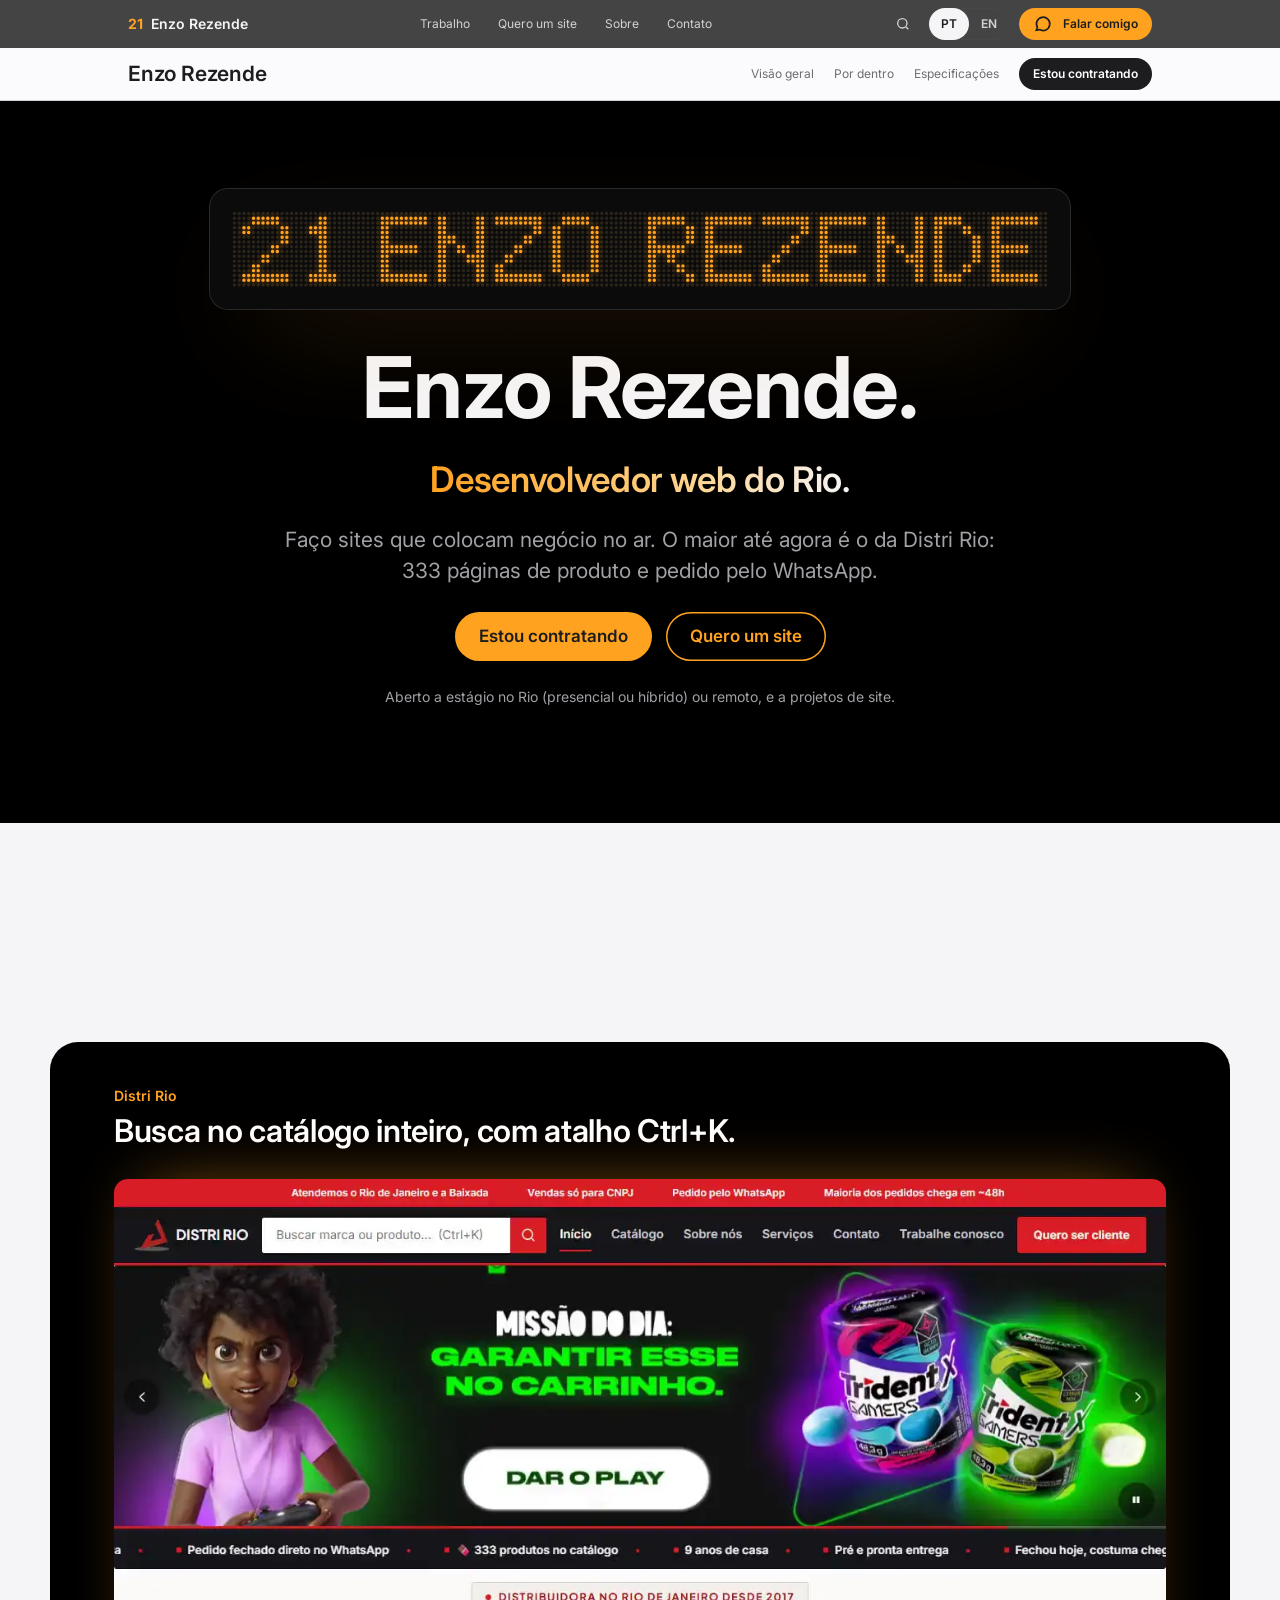
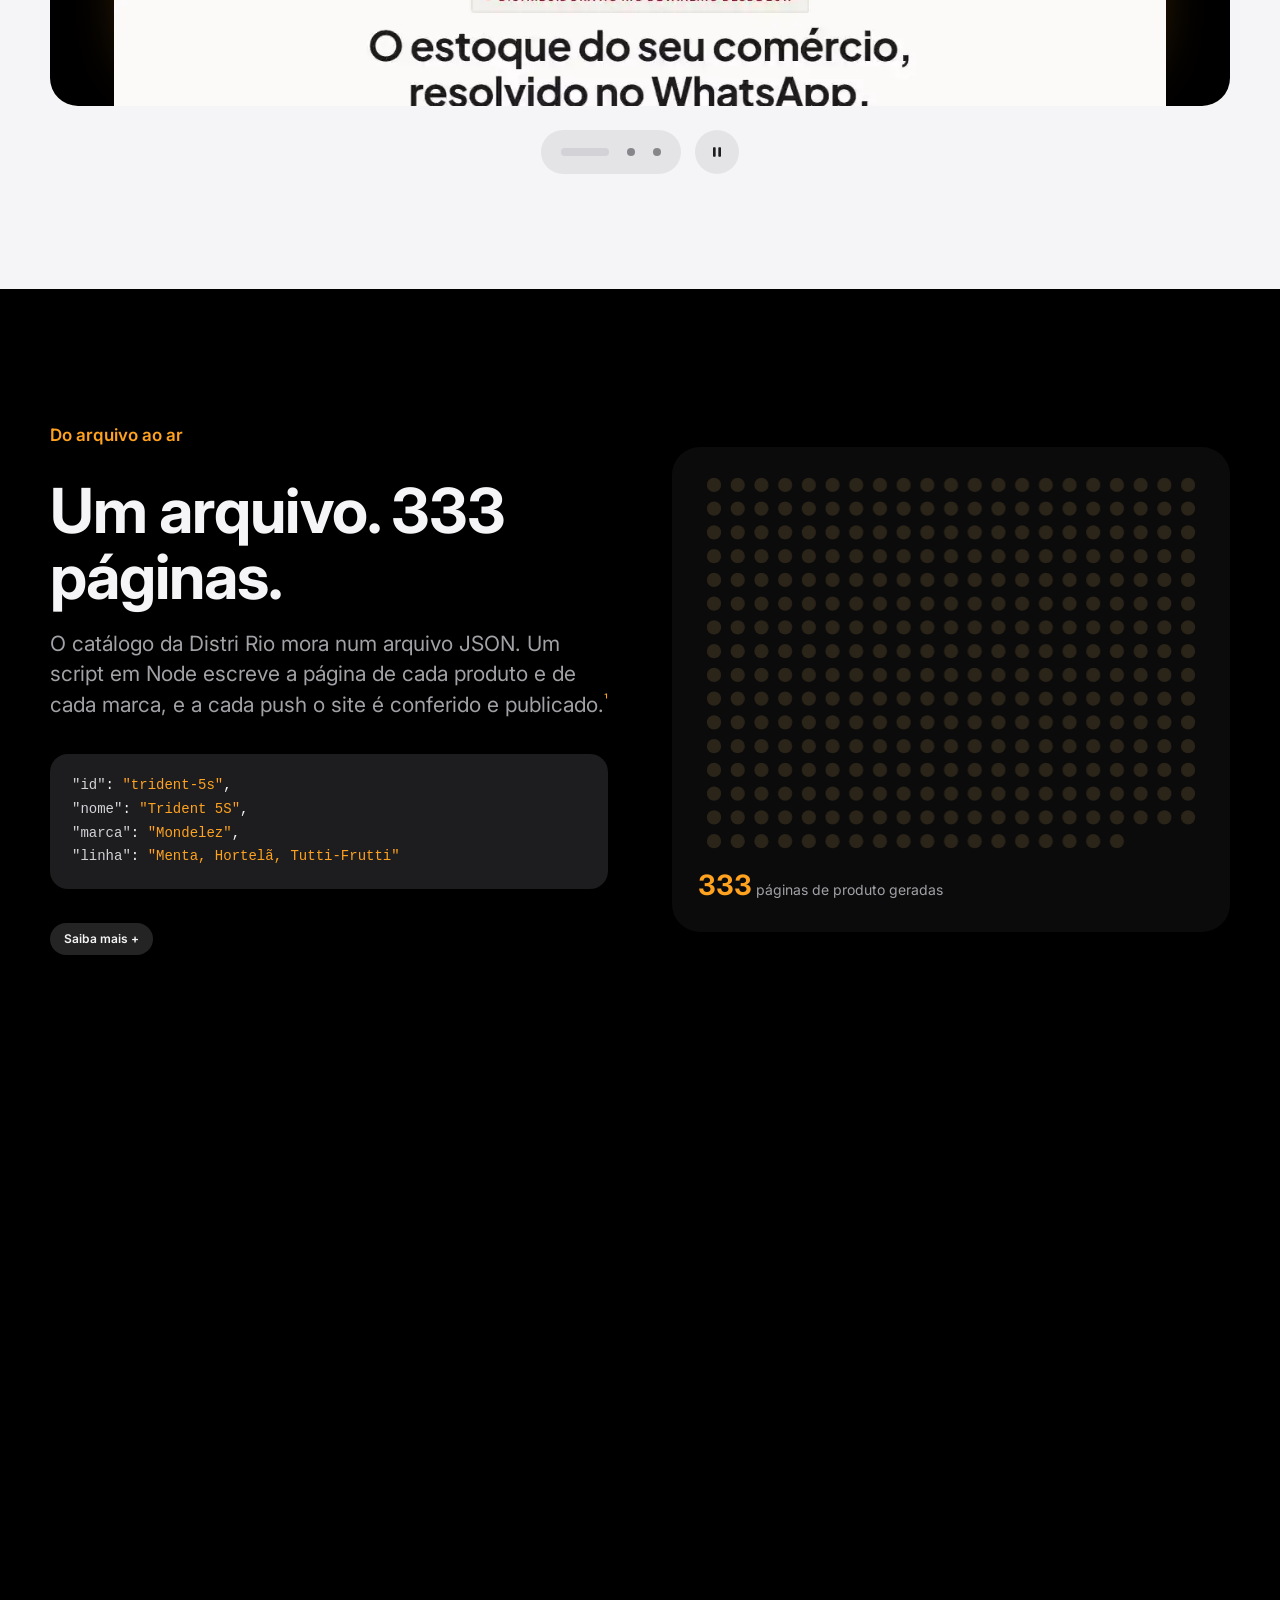
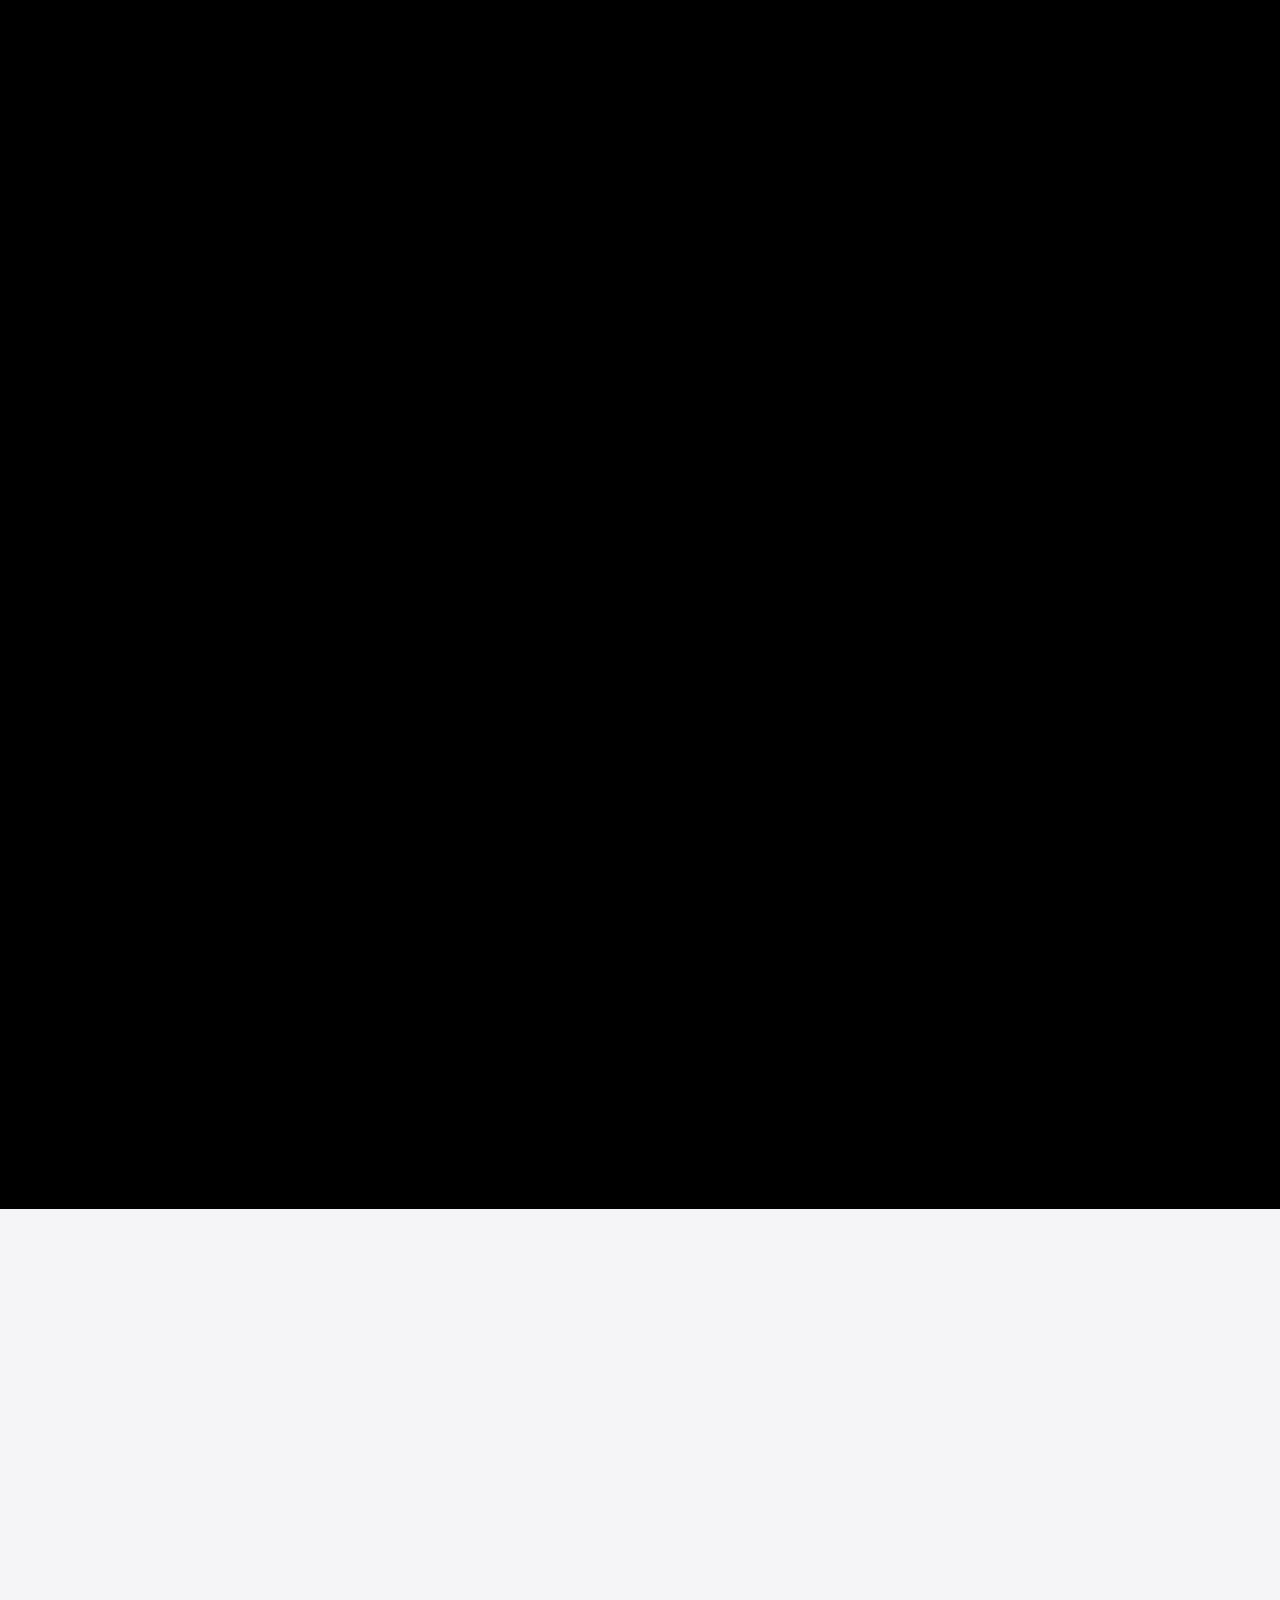
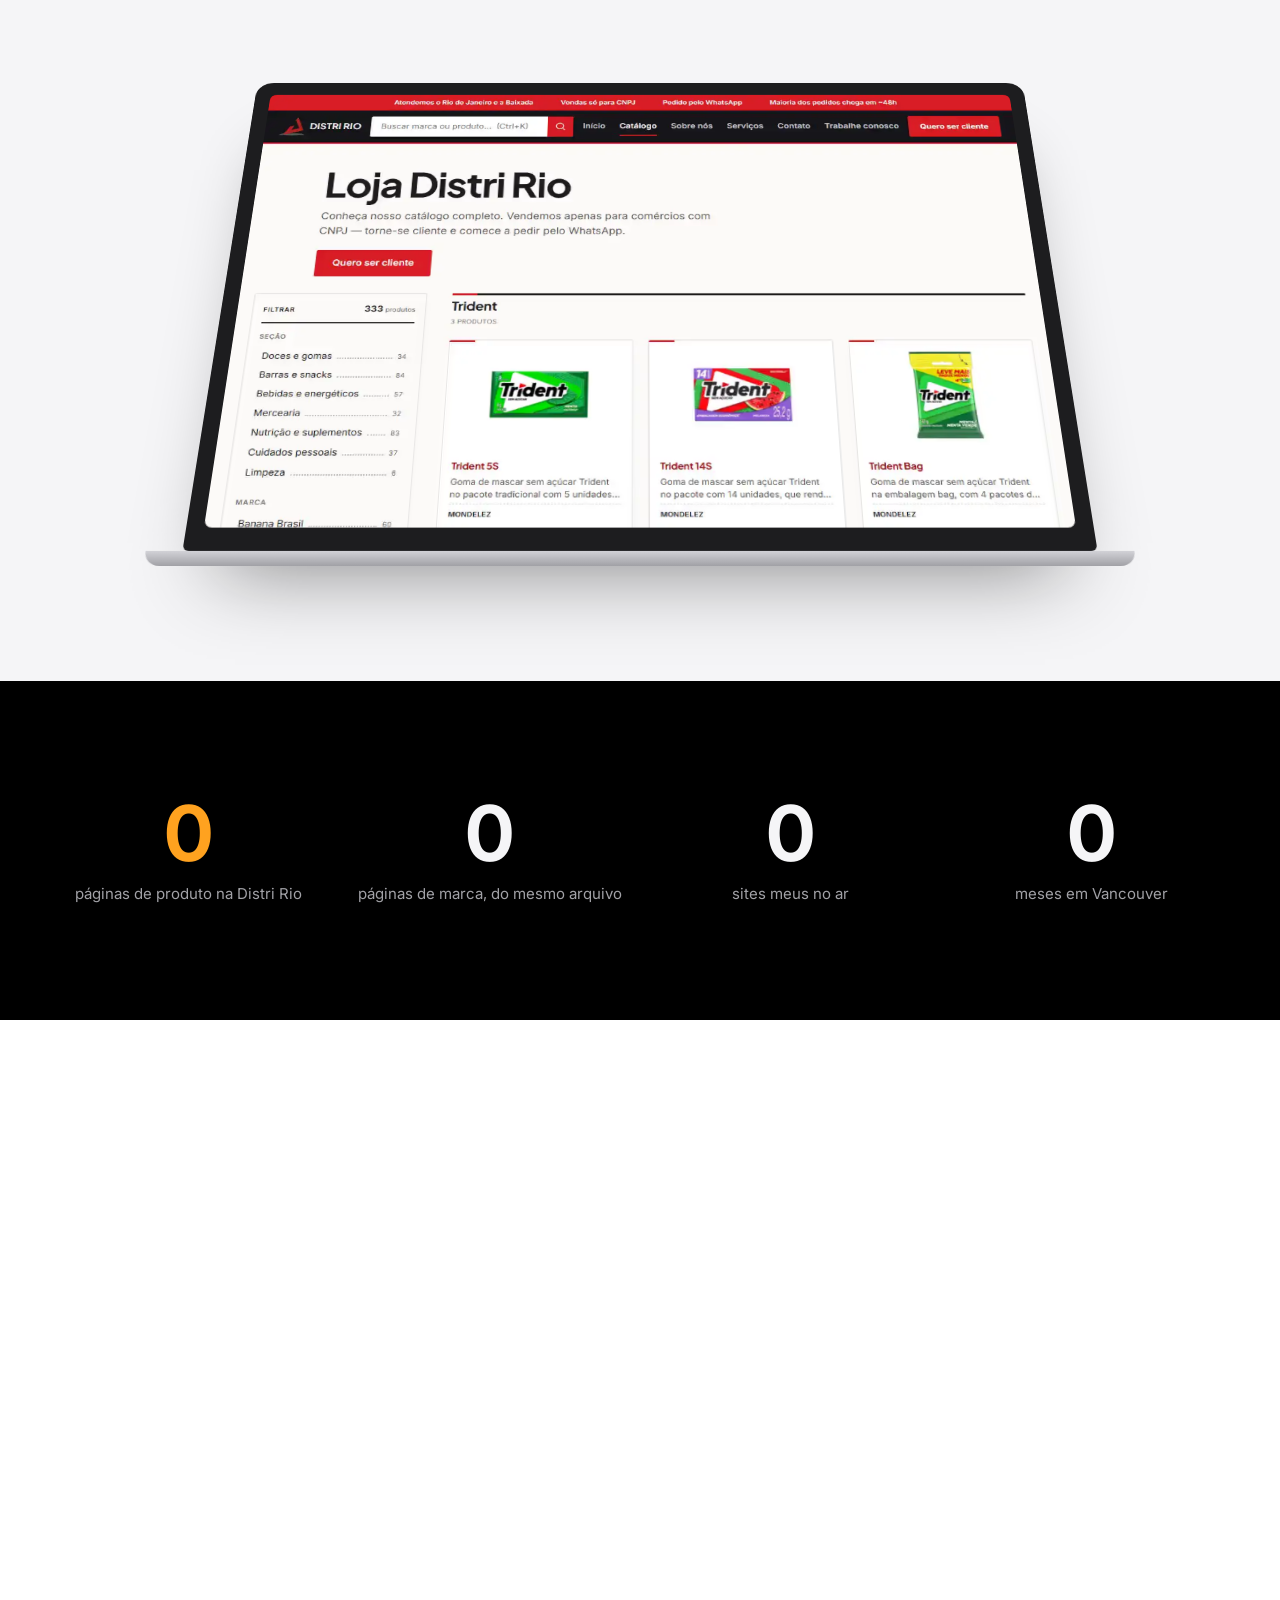
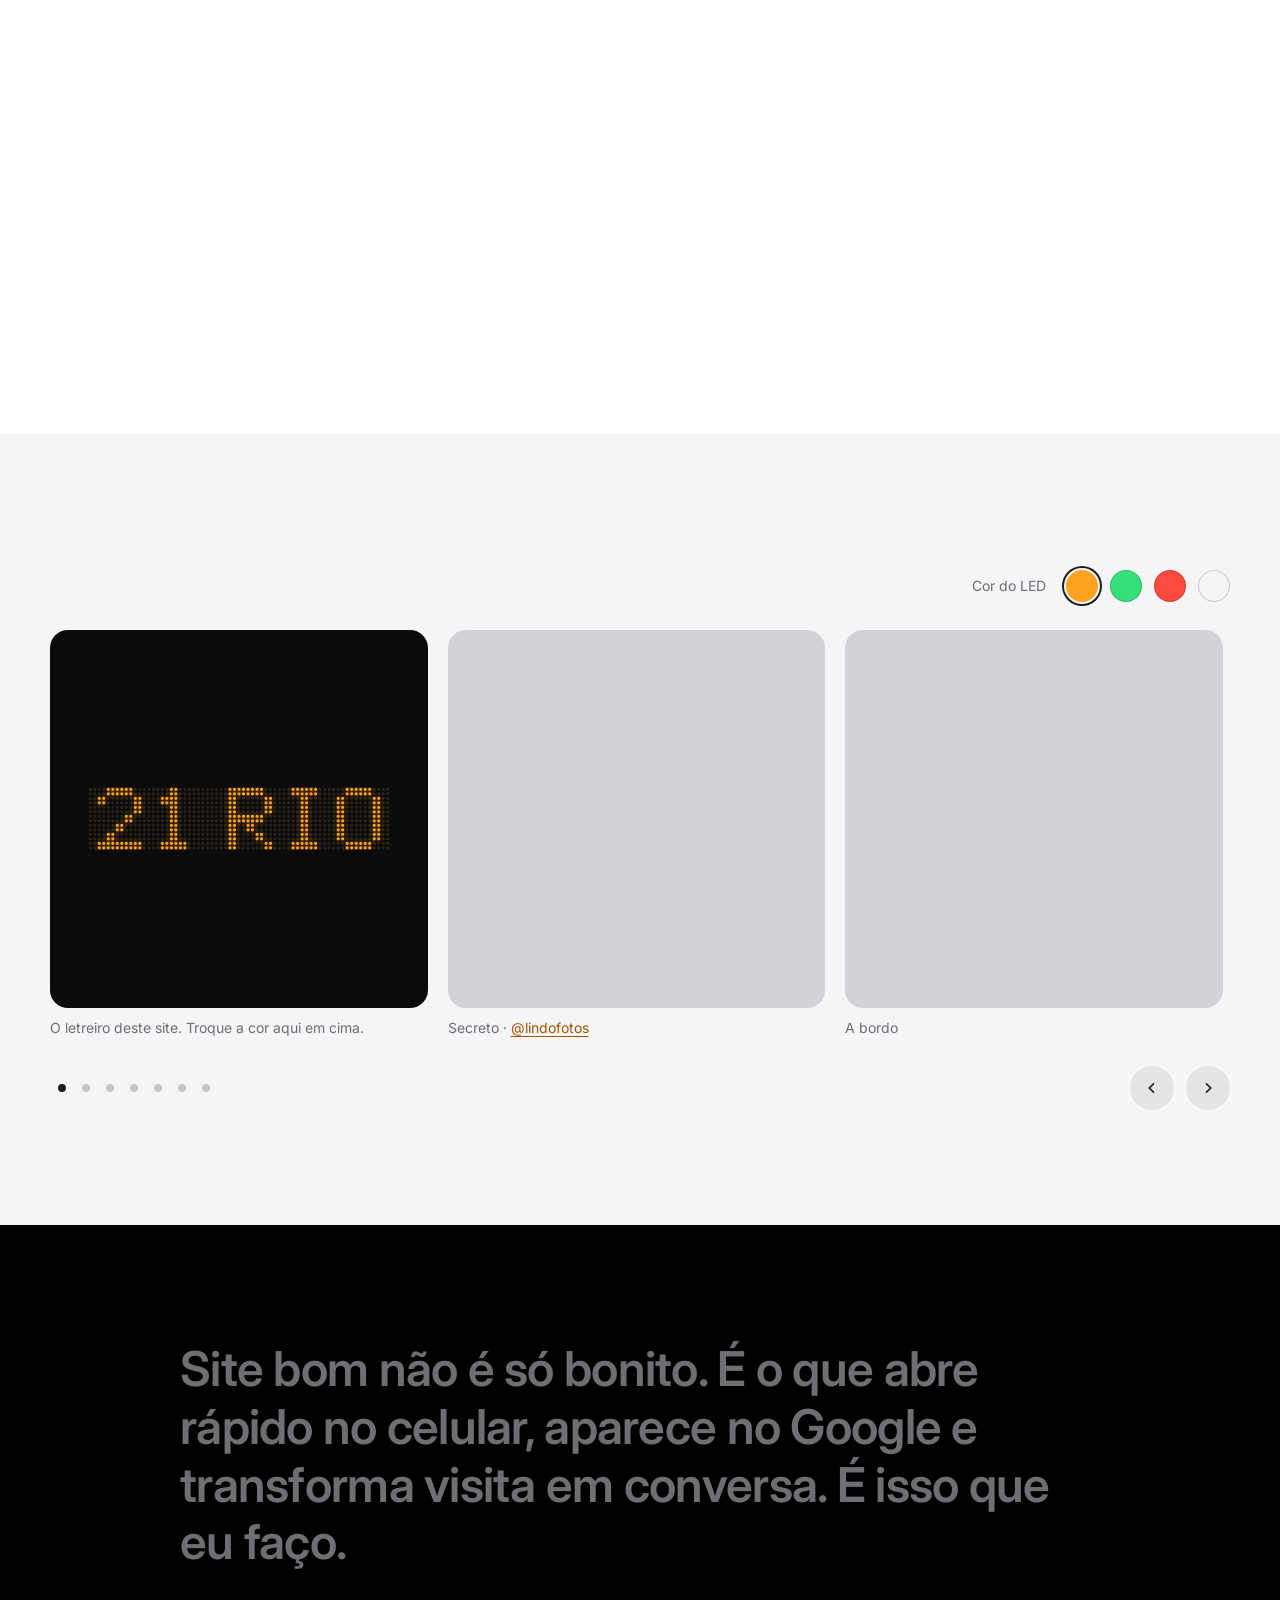
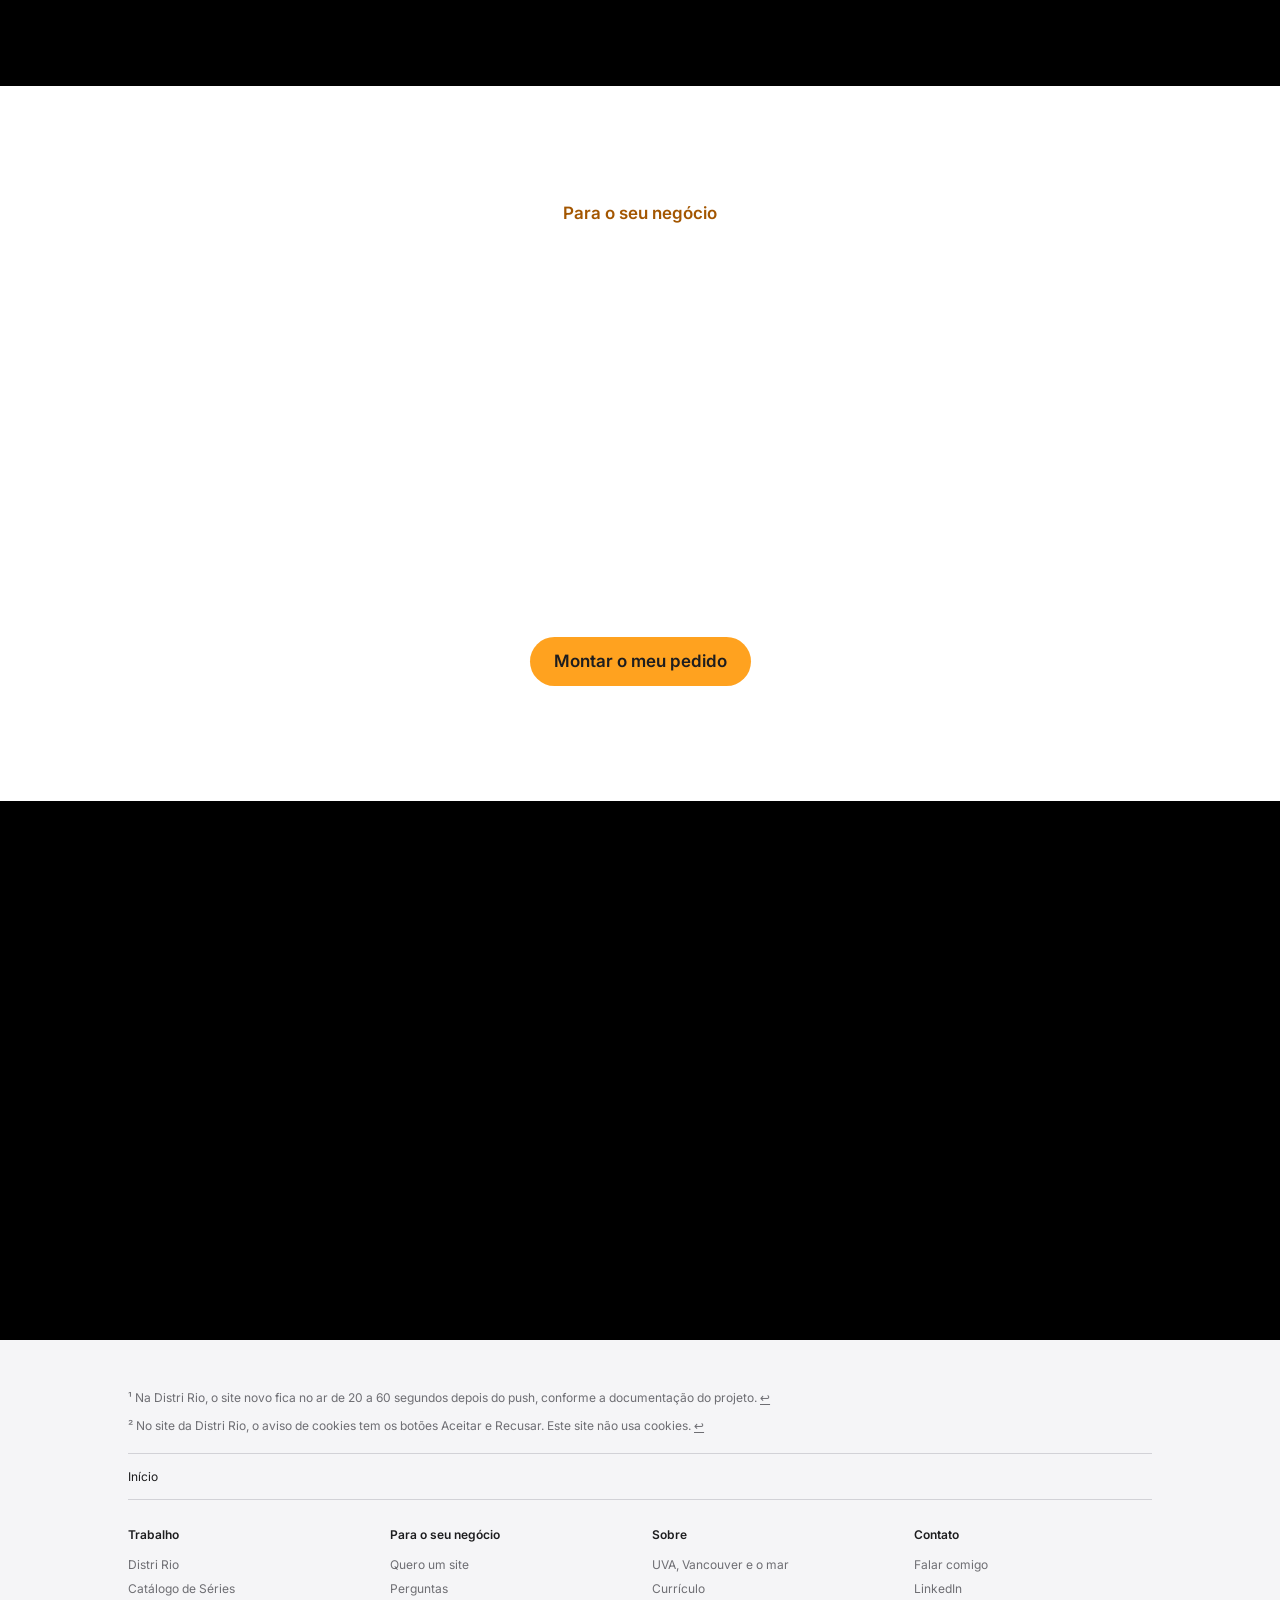
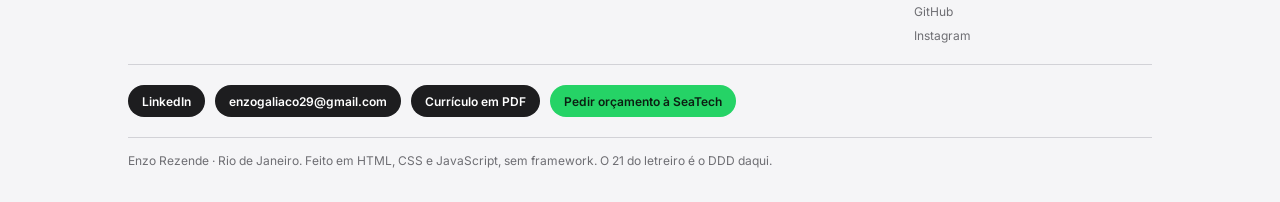
<file: index.html>
<!doctype html>
<html lang="pt-BR">
<head>
<meta charset="utf-8">
<meta name="viewport" content="width=device-width, initial-scale=1">
<meta http-equiv="Content-Security-Policy" content="default-src 'self'; script-src 'self'; style-src 'self'; img-src 'self' data:; media-src 'self'; font-src 'self'; connect-src 'self'; object-src 'none'; base-uri 'self'; form-action 'none'">
<meta name="referrer" content="strict-origin-when-cross-origin">
<title>Enzo Rezende · desenvolvedor web do Rio</title>
<meta name="description" content="Enzo Rezende, desenvolvedor web do Rio de Janeiro. Fez o site da Distri Rio: 333 páginas de produto geradas de um arquivo e pedido pelo WhatsApp. ADS na UVA, inglês B2.">
<link rel="canonical" href="https://enzogaliazzo.github.io/">
<link rel="alternate" hreflang="pt-BR" href="https://enzogaliazzo.github.io/">
<link rel="alternate" hreflang="en" href="https://enzogaliazzo.github.io/?lang=en">
<meta property="og:type" content="profile">
<meta property="og:locale" content="pt_BR">
<meta property="og:url" content="https://enzogaliazzo.github.io/">
<meta property="og:site_name" content="Enzo Rezende">
<meta property="og:title" content="Enzo Rezende · desenvolvedor web do Rio">
<meta property="og:description" content="Faço sites que colocam negócio no ar. Aberto a estágio e a projetos de site.">
<meta property="og:image" content="https://enzogaliazzo.github.io/og.png">
<meta name="twitter:card" content="summary_large_image">
<meta name="theme-color" content="#000000">
<link rel="icon" href="/favicon.svg" type="image/svg+xml">
<link rel="preload" href="/fontes/inter.woff2" as="font" type="font/woff2" crossorigin>
<link rel="stylesheet" href="/css/tokens.css">
<link rel="stylesheet" href="/css/base.css">
<link rel="stylesheet" href="/css/componentes.css">
<script type="application/ld+json">
{
  "@context": "https://schema.org",
  "@type": "ProfilePage",
  "url": "https://enzogaliazzo.github.io/",
  "inLanguage": "pt-BR",
  "mainEntity": {
    "@type": "Person",
    "name": "Enzo Rezende",
    "url": "https://enzogaliazzo.github.io/",
    "jobTitle": "Desenvolvedor web",
    "image": "https://enzogaliazzo.github.io/assets/enzo-bodyboard.jpg",
    "address": { "@type": "PostalAddress", "addressLocality": "Rio de Janeiro", "addressCountry": "BR" },
    "alumniOf": { "@type": "CollegeOrUniversity", "name": "Universidade Veiga de Almeida" },
    "knowsLanguage": ["pt-BR", "en"],
    "knowsAbout": ["HTML", "CSS", "JavaScript", "Node.js", "Python", "Git", "GitHub Actions", "GitHub Pages", "SEO", "LGPD"],
    "sameAs": ["https://www.linkedin.com/in/enzorezende07/", "https://github.com/EnzoGaliazzo", "https://www.instagram.com/galiaco0/"]
  }
}
</script>
<script type="module" src="/js/nucleo/inicio.js"></script>
</head>
<body data-pagina="inicio">
<a class="pular" href="#conteudo" data-i18n="pular">Pular para o conteúdo</a>

<!-- comum:barra -->
<header class="barra">
  <div class="barra-linha">
    <a class="marca" href="/" aria-label="21 Enzo Rezende, página inicial" data-i18n-attr="aria-label:marca.rotulo"><span class="marca-linha">21</span> Enzo Rezende</a>
    <nav class="barra-links" aria-label="Principal" data-i18n-attr="aria-label:nav.rotulo">
      <button type="button" data-abre="mega" aria-expanded="false" aria-controls="mega-trabalho" data-i18n="nav.trabalho">Trabalho</button>
      <a href="/quero-um-site/" data-i18n="nav.site">Quero um site</a>
      <a href="/sobre/" data-i18n="nav.sobre">Sobre</a>
      <a href="/contato/" data-i18n="nav.contato">Contato</a>
    </nav>
    <div class="barra-acoes">
      <button type="button" class="barra-icone" data-abre="busca" aria-expanded="false" aria-controls="painel-busca" aria-label="Buscar no site" data-i18n-attr="aria-label:busca.abrir"><svg viewBox="0 0 24 24" fill="none" stroke="currentColor" stroke-width="2" aria-hidden="true"><circle cx="11" cy="11" r="7"/><path d="m20 20-3.5-3.5"/></svg></button>
      <div class="idiomas" role="group" aria-label="Idioma" data-i18n-attr="aria-label:idioma.rotulo"><button type="button" data-idioma="pt" aria-pressed="true" lang="pt-BR">PT</button><button type="button" data-idioma="en" aria-pressed="false" lang="en">EN</button></div>
      <button type="button" class="barra-icone barra-menu" data-abre="menu" aria-expanded="false" aria-controls="menu-celular" aria-label="Abrir o menu" data-i18n-attr="aria-label:menu.abrir"><svg viewBox="0 0 24 24" fill="none" stroke="currentColor" stroke-width="2" aria-hidden="true"><path d="M4 8h16M4 16h16"/></svg></button>
      <a class="botao botao-destaque botao-pequeno botao-falar" data-contato="whatsapp" href="https://wa.me/5521920000983?text=Oi%2C%20Enzo!%20Vi%20seu%20site%20e%20queria%20conversar." rel="noopener"><svg viewBox="0 0 24 24" fill="none" stroke="currentColor" stroke-width="2" aria-hidden="true"><path d="M4 19.5 5.3 16A8 8 0 1 1 8 18.7z"/></svg><span data-i18n="nav.falar">Falar comigo</span></a>
    </div>
  </div>
  <div class="mega" id="mega-trabalho" hidden>
    <div class="mega-grade">
      <div><h2 data-i18n="mega.projetos">Projeto</h2><a href="/distri-rio/">Distri Rio</a><p data-i18n="mega.distri">Site e catálogo de uma distribuidora, no ar.</p></div>
      <div><h2 data-i18n="mega.estudo">Estudo</h2><a href="https://enzogaliazzo.github.io/ProjetoAlura/" rel="noopener" data-i18n="mega.series">Catálogo de Séries</a><p data-i18n="mega.series.texto">Projeto da Alura com dados em JSON.</p></div>
      <div><h2 data-i18n="mega.proximo">Em breve</h2><a href="/#estudo" data-i18n="mega.proximo.link">Próximo projeto</a><p data-i18n="mega.proximo.texto">O próximo trabalho entra aqui.</p></div>
    </div>
  </div>
  <nav class="gaveta-menu" id="menu-celular" aria-label="Menu" data-i18n-attr="aria-label:menu.rotulo" hidden>
    <a href="/distri-rio/">Distri Rio</a>
    <a href="/quero-um-site/" data-i18n="nav.site">Quero um site</a>
    <a href="/sobre/" data-i18n="nav.sobre">Sobre</a>
    <a href="/contato/" data-i18n="nav.contato">Contato</a>
    <a href="/perguntas/" data-i18n="nav.perguntas">Perguntas</a>
  </nav>
  <div class="busca-painel" id="painel-busca" role="search" hidden>
    <div class="busca-caixa">
      <label for="campo-busca" data-i18n="busca.rotulo">Buscar no site</label>
      <input id="campo-busca" type="search" autocomplete="off" placeholder="Distri Rio, currículo, Vancouver…" data-i18n-attr="placeholder:busca.dica">
      <ul class="busca-sugestoes" aria-live="polite"></ul>
    </div>
  </div>
</header>
<!-- /comum:barra -->

<main id="conteudo">

  <nav class="local" aria-label="Nesta página" data-i18n-attr="aria-label:local.rotulo">
    <div class="local-linha">
      <p class="local-nome">Enzo Rezende</p>
      <div class="local-abas">
        <a href="#trabalho" data-i18n="local.visao">Visão geral</a>
        <a href="#arquivo" data-i18n="local.dentro">Por dentro</a>
        <a href="#especificacoes" data-i18n="local.espec">Especificações</a>
      </div>
      <a class="botao botao-escuro botao-pequeno" href="/contato/#recrutador" data-i18n="caminho.recrutador">Estou contratando</a>
    </div>
  </nav>

  <!-- 1. Topo: o letreiro de LED faz o papel do "produto" -->
  <section class="hero escura centro" id="topo" aria-labelledby="titulo-topo">
    <div class="pagina">
      <div class="painel-led" data-letreiro-caixa>
        <p class="letreiro-texto-reserva" aria-hidden="true"><span>21</span><span>ENZO REZENDE</span></p>
        <canvas class="letreiro-canvas" data-letreiro="topo" aria-hidden="true"></canvas>
      </div>
      <h1 class="titulo-xl" id="titulo-topo">Enzo Rezende.</h1>
      <p class="subtitulo gradiente" data-i18n="topo.sub">Desenvolvedor web do Rio.</p>
      <p class="corpo-l fraco" data-i18n="topo.frase">Faço sites que colocam negócio no ar. O maior até agora é o da Distri Rio: 333 páginas de produto e pedido pelo WhatsApp.</p>
      <div class="botoes">
        <a class="botao botao-destaque" data-caminho="recrutador" href="/contato/#recrutador" data-i18n="caminho.recrutador">Estou contratando</a>
        <a class="botao botao-contorno" data-caminho="cliente" href="/quero-um-site/" data-i18n="caminho.cliente">Quero um site</a>
      </div>
      <p class="disponivel fraco" data-i18n="disponivel">Aberto a estágio no Rio (presencial ou híbrido) ou remoto, e a projetos de site.</p>
    </div>
  </section>


  <!-- 2. Destaques: vídeos reais de tela da Distri Rio (gravados com ferramentas de fora do site; o carrossel toca e pausa). -->
  <section class="secao nevoa" id="trabalho" aria-labelledby="titulo-trabalho">
    <div class="pagina">
      <div class="cabeca-secao">
        <h2 class="titulo-m" id="titulo-trabalho" data-revelar="desfoque" data-i18n="destaques.titulo">Coisas que funcionam.</h2>
      </div>
      <div class="carrossel sem-js-carrossel" data-carrossel role="region" aria-roledescription="carrossel" aria-label="Destaques da Distri Rio" data-i18n-attr="aria-label:destaques.rotulo">
        <div class="carrossel-palco">
          <figure class="slide" role="group" aria-roledescription="slide" aria-label="1 de 3" data-i18n-attr="aria-label:destaques.s1">
            <video class="video-esquerda" muted playsinline loop preload="none" poster="/midia/videos/busca.webp" width="1280" height="800" aria-label="Vídeo: a busca da Distri Rio encontrando os produtos Trident enquanto o nome é digitado" data-i18n-attr="aria-label:destaques.a1"><source src="/midia/videos/busca.mp4" type="video/mp4"></video>
            <figcaption class="slide-legenda"><p>Distri Rio</p><p data-i18n="destaques.l1">Busca no catálogo inteiro, com atalho Ctrl+K.</p></figcaption>
          </figure>
          <figure class="slide" role="group" aria-roledescription="slide" aria-label="2 de 3" data-i18n-attr="aria-label:destaques.s2">
            <video muted playsinline loop preload="none" poster="/midia/videos/catalogo.webp" width="1280" height="800" aria-label="Vídeo: o catálogo da Distri Rio rolando, com filtros por seção e por marca" data-i18n-attr="aria-label:destaques.a2"><source src="/midia/videos/catalogo.mp4" type="video/mp4"></video>
            <figcaption class="slide-legenda"><p>Distri Rio</p><p data-i18n="destaques.l2">333 produtos, filtrados por seção e por marca.</p></figcaption>
          </figure>
          <figure class="slide" role="group" aria-roledescription="slide" aria-label="3 de 3" data-i18n-attr="aria-label:destaques.s3">
            <picture><source type="image/avif" srcset="/assets/r/setup-codigo-480.avif 480w, /assets/r/setup-codigo-960.avif 960w, /assets/r/setup-codigo-1200.avif 1200w" sizes="(min-width: 1068px) 1180px, 100vw"><img src="/assets/r/setup-codigo-960.webp" srcset="/assets/r/setup-codigo-480.webp 480w, /assets/r/setup-codigo-960.webp 960w, /assets/r/setup-codigo-1200.webp 1200w" sizes="(min-width: 1068px) 1180px, 100vw" width="1200" height="900" loading="lazy" decoding="async" alt="Código aberto no editor, no computador do Enzo" data-i18n-attr="alt:destaques.a3"></picture>
            <figcaption class="slide-legenda"><p data-i18n="destaques.c3">Por trás</p><p data-i18n="destaques.l3">HTML, CSS e JavaScript puros, sem framework.</p></figcaption>
          </figure>
        </div>
        <div class="carrossel-controles">
          <div class="pilulas">
            <button type="button" aria-label="Mostrar o destaque 1" data-i18n-attr="aria-label:destaques.p1"><span></span></button>
            <button type="button" aria-label="Mostrar o destaque 2" data-i18n-attr="aria-label:destaques.p2"><span></span></button>
            <button type="button" aria-label="Mostrar o destaque 3" data-i18n-attr="aria-label:destaques.p3"><span></span></button>
          </div>
          <button type="button" class="botao-redondo" data-pausa aria-label="Pausar os destaques"><svg data-icone-pausa viewBox="0 0 24 24" fill="currentColor" aria-hidden="true"><rect x="6" y="5" width="4" height="14" rx="1"/><rect x="14" y="5" width="4" height="14" rx="1"/></svg><svg data-icone-play viewBox="0 0 24 24" fill="currentColor" aria-hidden="true" hidden><path d="M7 4v16l13-8z"/></svg></button>
        </div>
      </div>
    </div>
  </section>

  <!-- 3. Do arquivo ao ar: cena travada; o canvas acende os 333 pontos conforme a rolagem -->
  <section class="cena-quadros escura" id="arquivo" data-quadros aria-labelledby="titulo-arquivo">
    <div class="fixo">
      <div class="pagina quadros-grade">
        <div class="quadros-texto">
          <p class="rotulo" data-i18n="arquivo.rotulo">Do arquivo ao ar</p>
          <h2 class="titulo-l" id="titulo-arquivo" data-i18n="arquivo.titulo">Um arquivo. 333 páginas.</h2>
          <p class="corpo-l fraco" data-i18n="arquivo.texto">O catálogo da Distri Rio mora num arquivo JSON. Um script em Node escreve a página de cada produto e de cada marca, e a cada push o site é conferido e publicado.<a class="nota" href="#nota-1" id="ref-1" aria-label="Nota 1">¹</a></p>
<pre class="codigo"><code><span class="c-k">"id"</span>: <span class="c-s">"trident-5s"</span>,
<span class="c-k">"nome"</span>: <span class="c-s">"Trident 5S"</span>,
<span class="c-k">"marca"</span>: <span class="c-s">"Mondelez"</span>,
<span class="c-k">"linha"</span>: <span class="c-s">"Menta, Hortelã, Tutti-Frutti"</span></code></pre>
          <button type="button" class="botao botao-claro botao-pequeno saiba-mais" data-saiba-mais="modal-build" data-i18n="saiba">Saiba mais +</button>
        </div>
        <div class="quadros-palco">
          <canvas aria-hidden="true"></canvas>
          <p class="quadros-contagem"><strong>333</strong> <span data-i18n="arquivo.contagem">páginas de produto geradas</span></p>
        </div>
      </div>
    </div>
  </section>

  <!-- 4. O computador que levanta com a rolagem; o tempo do vídeo do catálogo acompanha a rolagem. -->
  <section class="secao nevoa centro" aria-labelledby="titulo-mockup">
    <div class="pagina">
      <div class="cabeca-secao">
        <h2 class="titulo-m" id="titulo-mockup" data-revelar="desfoque" data-i18n="mockup.titulo">O pedido sai pronto no WhatsApp.</h2>
        <p class="corpo-l fraco" data-revelar data-i18n="mockup.texto">Na Distri Rio, o comerciante monta a lista no catálogo e ela chega à distribuidora como mensagem.</p>
        <p data-revelar><button type="button" class="botao botao-escuro botao-pequeno" data-saiba-mais="modal-pedido" data-i18n="saiba">Saiba mais +</button></p>
      </div>
      <div class="mockup" data-mockup>
        <div class="mockup-corpo">
          <div class="mockup-tela">
            <video muted playsinline loop preload="none" data-video-rolagem poster="/midia/videos/catalogo.webp" width="1280" height="800" aria-label="Vídeo: o catálogo da Distri Rio rolando no computador" data-i18n-attr="aria-label:mockup.alt"><source src="/midia/videos/catalogo.mp4" type="video/mp4"></video>
          </div>
          <div class="mockup-base"></div>
        </div>
      </div>
    </div>
  </section>

  <!-- 5. Números -->
  <section class="secao escura" aria-labelledby="titulo-numeros">
    <div class="pagina">
      <h2 class="sr" id="titulo-numeros" data-i18n="numeros.titulo">Em números</h2>
      <dl class="numeros">
        <div class="numero"><dt data-i18n="n1">páginas de produto na Distri Rio</dt><dd data-contar="333">333</dd></div>
        <div class="numero"><dt data-i18n="n2">páginas de marca, do mesmo arquivo</dt><dd data-contar="19">19</dd></div>
        <div class="numero"><dt data-i18n="n3">sites meus no ar</dt><dd data-contar="3">3</dd></div>
        <div class="numero"><dt data-i18n="n4">meses em Vancouver</dt><dd data-contar="6">6</dd></div>
      </dl>
    </div>
  </section>

  <!-- 6. Especificações (bento) -->
  <section class="secao clara" id="especificacoes" aria-labelledby="titulo-espec">
    <div class="pagina">
      <div class="cabeca-secao">
        <h2 class="titulo-m" id="titulo-espec" data-revelar="desfoque" data-i18n="espec.titulo">Especificações.</h2>
      </div>
      <div class="bento">
        <div class="bloco bloco-largo" data-revelar><p class="bloco-rotulo" data-i18n="espec.formacao">Formação</p><p class="titulo-s" data-i18n="espec.formacao.t">ADS na UVA, Barra da Tijuca.</p><p class="fraco" data-i18n="espec.formacao.d">Análise e Desenvolvimento de Sistemas, em andamento.</p></div>
        <div class="bloco bloco-escuro" data-revelar data-revelar-atraso="1"><p class="bloco-rotulo" data-i18n="espec.ingles">Inglês</p><p class="bloco-grande">B2</p></div>
        <div class="bloco bloco-foto bloco-alto" data-revelar data-revelar-atraso="2">
          <picture><source type="image/avif" srcset="/assets/r/neve-480.avif 480w, /assets/r/neve-750.avif 750w" sizes="(min-width: 1068px) 280px, (min-width: 734px) 50vw, 100vw"><img src="/assets/r/neve-480.webp" srcset="/assets/r/neve-480.webp 480w, /assets/r/neve-750.webp 750w" sizes="(min-width: 1068px) 280px, (min-width: 734px) 50vw, 100vw" width="750" height="1000" loading="lazy" decoding="async" alt="Enzo de costas num banco de madeira, olhando a neve entre os pinheiros, no Canadá" data-i18n-attr="alt:espec.neve"></picture>
          <p class="bloco-rotulo">Vancouver</p><p class="titulo-s" data-i18n="espec.vancouver">Fevereiro a julho de 2026: curso de inglês e trabalho.</p>
        </div>
        <div class="bloco" data-revelar><p class="bloco-rotulo" data-i18n="espec.disp">Disponível para</p><p class="titulo-s" data-i18n="espec.disp.t">Estágio no Rio ou remoto, e projetos de site.</p></div>
        <div class="bloco bloco-largo" data-revelar data-revelar-atraso="1"><p class="bloco-rotulo" data-i18n="espec.ferramentas">Ferramentas</p><p class="titulo-s">HTML · CSS · JavaScript · Node.js · Python · Git · GitHub Actions · GitHub Pages · SEO · LGPD</p><p><button type="button" class="botao botao-escuro botao-pequeno" data-saiba-mais="modal-ferramentas" data-i18n="saiba">Saiba mais +</button></p></div>
        <div class="bloco bloco-inteiro" id="estudo" data-revelar><p class="bloco-rotulo" data-i18n="espec.estudo">Estudo</p><p class="titulo-s" data-i18n="espec.estudo.t">Catálogo de Séries, na Alura.</p><p><a href="https://enzogaliazzo.github.io/ProjetoAlura/" rel="noopener" data-i18n="espec.estudo.ver">Ver o projeto</a> · <a href="https://github.com/EnzoGaliazzo/ProjetoAlura" rel="noopener" data-i18n="espec.estudo.codigo">Ver o código</a></p></div>
      </div>
    </div>
  </section>

  <!-- 8. Galeria "Explore" com a cor do LED -->
  <section class="secao nevoa" data-galeria aria-labelledby="titulo-galeria">
    <div class="pagina">
      <div class="galeria-topo">
        <h2 class="titulo-m" id="titulo-galeria" data-revelar="desfoque" data-i18n="galeria.titulo">Explore.</h2>
        <fieldset class="cores">
          <legend data-i18n="galeria.cor">Cor do LED</legend>
          <button type="button" class="cor" data-cor="ambar" aria-pressed="true" aria-label="Âmbar" data-i18n-attr="aria-label:cor.ambar"></button>
          <button type="button" class="cor" data-cor="verde" aria-pressed="false" aria-label="Verde" data-i18n-attr="aria-label:cor.verde"></button>
          <button type="button" class="cor" data-cor="vermelho" aria-pressed="false" aria-label="Vermelho" data-i18n-attr="aria-label:cor.vermelho"></button>
          <button type="button" class="cor" data-cor="branco" aria-pressed="false" aria-label="Branco" data-i18n-attr="aria-label:cor.branco"></button>
        </fieldset>
      </div>
      <ul class="galeria-trilho" aria-label="Fotos" data-i18n-attr="aria-label:galeria.rotulo">
        <li class="galeria-item"><figure><div class="galeria-led" data-letreiro-caixa><canvas class="letreiro-canvas" data-letreiro="rio" aria-hidden="true"></canvas></div><figcaption data-i18n="galeria.l0">O letreiro deste site. Troque a cor aqui em cima.</figcaption></figure></li>
        <li class="galeria-item"><figure><picture><source type="image/avif" srcset="/assets/r/secreto-1-480.avif 480w, /assets/r/secreto-1-900.avif 900w" sizes="(min-width: 1068px) 380px, 82vw"><img src="/assets/r/secreto-1-480.webp" srcset="/assets/r/secreto-1-480.webp 480w, /assets/r/secreto-1-900.webp 900w" sizes="(min-width: 1068px) 380px, 82vw" width="900" height="900" loading="lazy" decoding="async" alt="Enzo de bodyboard, de roupa de borracha azul, saindo da espuma de uma onda" data-i18n-attr="alt:galeria.a1"></picture><figcaption><span data-i18n="galeria.l1">Secreto</span> · <a href="https://www.instagram.com/lindofotos/" rel="noopener">@lindofotos</a></figcaption></figure></li>
        <li class="galeria-item"><figure><picture><source type="image/avif" srcset="/assets/r/barco-480.avif 480w, /assets/r/barco-750.avif 750w" sizes="(min-width: 1068px) 380px, 82vw"><img src="/assets/r/barco-480.webp" srcset="/assets/r/barco-480.webp 480w, /assets/r/barco-750.webp 750w" sizes="(min-width: 1068px) 380px, 82vw" width="750" height="1000" loading="lazy" decoding="async" alt="Enzo na proa de um barco, olhando montanhas com neve do outro lado da água" data-i18n-attr="alt:galeria.a2"></picture><figcaption data-i18n="galeria.l2">A bordo</figcaption></figure></li>
        <li class="galeria-item"><figure><picture><source type="image/avif" srcset="/assets/r/setup-mesa-480.avif 480w, /assets/r/setup-mesa-750.avif 750w" sizes="(min-width: 1068px) 380px, 82vw"><img src="/assets/r/setup-mesa-480.webp" srcset="/assets/r/setup-mesa-480.webp 480w, /assets/r/setup-mesa-750.webp 750w" sizes="(min-width: 1068px) 380px, 82vw" width="750" height="1000" loading="lazy" decoding="async" alt="Mesa de trabalho com um monitor num braço articulado e um notebook de teclado iluminado" data-i18n-attr="alt:galeria.a3"></picture><figcaption data-i18n="galeria.l3">Onde os sites são feitos</figcaption></figure></li>
        <li class="galeria-item"><figure><picture><source type="image/avif" srcset="/assets/r/pedras-480.avif 480w, /assets/r/pedras-750.avif 750w" sizes="(min-width: 1068px) 380px, 82vw"><img src="/assets/r/pedras-480.webp" srcset="/assets/r/pedras-480.webp 480w, /assets/r/pedras-750.webp 750w" sizes="(min-width: 1068px) 380px, 82vw" width="750" height="1000" loading="lazy" decoding="async" alt="Enzo em pé nas pedras, de costas, olhando o mar e as montanhas com neve" data-i18n-attr="alt:galeria.a4"></picture><figcaption data-i18n="galeria.l4">Canadá, 2026</figcaption></figure></li>
        <li class="galeria-item"><figure><picture><source type="image/avif" srcset="/assets/r/secreto-2-480.avif 480w, /assets/r/secreto-2-900.avif 900w" sizes="(min-width: 1068px) 380px, 82vw"><img src="/assets/r/secreto-2-480.webp" srcset="/assets/r/secreto-2-480.webp 480w, /assets/r/secreto-2-900.webp 900w" sizes="(min-width: 1068px) 380px, 82vw" width="900" height="900" loading="lazy" decoding="async" alt="Enzo com a prancha vermelha furando a espuma de uma onda" data-i18n-attr="alt:galeria.a5"></picture><figcaption><span data-i18n="galeria.l1">Secreto</span> · <a href="https://www.instagram.com/lindofotos/" rel="noopener">@lindofotos</a></figcaption></figure></li>
        <li class="galeria-item"><figure><picture><source type="image/avif" srcset="/assets/r/lago-480.avif 480w, /assets/r/lago-900.avif 900w" sizes="(min-width: 1068px) 380px, 82vw"><img src="/assets/r/lago-480.webp" srcset="/assets/r/lago-480.webp 480w, /assets/r/lago-900.webp 900w" sizes="(min-width: 1068px) 380px, 82vw" width="900" height="900" loading="lazy" decoding="async" alt="Enzo sentado de costas na beira de um lago de água clara, com montanhas ao fundo" data-i18n-attr="alt:galeria.a6"></picture><figcaption data-i18n="galeria.l6">Março de 2025</figcaption></figure></li>
      </ul>
      <div class="galeria-controles">
        <div class="galeria-pontos"></div>
        <div class="galeria-setas">
          <button type="button" class="botao-redondo" data-anterior aria-label="Foto anterior" data-i18n-attr="aria-label:galeria.anterior"><svg viewBox="0 0 24 24" fill="none" stroke="currentColor" stroke-width="2.4" aria-hidden="true"><path d="m15 5-7 7 7 7"/></svg></button>
          <button type="button" class="botao-redondo" data-proxima aria-label="Próxima foto" data-i18n-attr="aria-label:galeria.proxima"><svg viewBox="0 0 24 24" fill="none" stroke="currentColor" stroke-width="2.4" aria-hidden="true"><path d="m9 5 7 7-7 7"/></svg></button>
        </div>
      </div>
    </div>
  </section>

  <!-- 9. Parágrafo cinza com frases que acendem -->
  <section class="secao escura" aria-labelledby="titulo-acende">
    <div class="pagina">
      <h2 class="sr" id="titulo-acende" data-i18n="acende.titulo">Como eu trabalho</h2>
      <p class="acende-texto" data-acende data-i18n="acende.texto">Site bom não é só bonito. <span class="acende">É o que abre rápido no celular,</span> <span class="acende">aparece no Google</span> <span class="acende">e transforma visita em conversa.</span> <span class="acende ambar">É isso que eu faço.</span></p>
    </div>
  </section>

  <!-- 10. Para o seu negócio: os três planos -->
  <section class="secao clara centro" aria-labelledby="titulo-planos">
    <div class="pagina">
      <div class="cabeca-secao">
        <p class="rotulo" data-i18n="planos.rotulo">Para o seu negócio</p>
        <h2 class="titulo-m" id="titulo-planos" data-revelar="desfoque" data-i18n="planos.titulo">Qual site é o seu?</h2>
      </div>
      <div class="planos">
        <article class="plano" data-revelar><h3 data-i18n="plano1.t">Institucional</h3><p class="fraco" data-i18n="plano1.d">Quem somos, serviços, contato e trabalhe conosco, com formulário que chega no e-mail.</p><p class="plano-prova" data-i18n="plano1.p">Na Distri Rio: 9 páginas principais.</p></article>
        <article class="plano plano-destaque" data-revelar data-revelar-atraso="1"><h3 data-i18n="plano2.t">Catálogo com pedido</h3><p class="fraco" data-i18n="plano2.d">Produtos por seção e marca, busca, filtros e a lista de pedido saindo pronta no WhatsApp.</p><p class="plano-prova" data-i18n="plano2.p">Na Distri Rio: 333 produtos.</p></article>
        <article class="plano" data-revelar data-revelar-atraso="2"><h3 data-i18n="plano3.t">Completo</h3><p class="fraco" data-i18n="plano3.d">Os dois juntos, como no site da Distri Rio.</p><p class="plano-prova" data-i18n="plano3.p">Institucional e catálogo.</p></article>
      </div>
      <p class="botoes"><a class="botao botao-destaque" href="/quero-um-site/" data-i18n="planos.botao">Montar o meu pedido</a></p>
    </div>
  </section>

  <!-- 11. Valores -->
  <section class="secao escura" aria-labelledby="titulo-valores">
    <div class="pagina">
      <div class="cabeca-secao">
        <h2 class="titulo-m" id="titulo-valores" data-revelar="desfoque" data-i18n="valores.titulo">O que vem junto, sempre.</h2>
      </div>
      <div class="valores">
        <article class="valor" data-revelar><h3 class="titulo-s" data-i18n="v1.t">Acessível</h3><p class="fraco" data-i18n="v1.d">Funciona no teclado, com leitor de tela e até sem JavaScript, como este site.</p></article>
        <article class="valor" data-revelar data-revelar-atraso="1"><h3 class="titulo-s" data-i18n="v2.t">De acordo com a LGPD</h3><p class="fraco" data-i18n="v2.d">Cookies de medição só depois que a pessoa aceita.<a class="nota" href="#nota-2" id="ref-2" aria-label="Nota 2">²</a></p></article>
        <article class="valor" data-revelar data-revelar-atraso="2"><h3 class="titulo-s" data-i18n="v3.t">Leve</h3><p class="fraco" data-i18n="v3.d">Imagens em AVIF e WebP, sem framework e sem servidor para manter.</p></article>
      </div>
    </div>
  </section>
</main>

<dialog class="modal" id="modal-build" aria-labelledby="titulo-modal-build">
  <button type="button" class="botao-redondo modal-fechar" data-fechar aria-label="Fechar" data-i18n-attr="aria-label:fechar"><svg viewBox="0 0 24 24" fill="none" stroke="currentColor" stroke-width="2.4" aria-hidden="true"><path d="M6 6l12 12M18 6 6 18"/></svg></button>
  <div class="modal-corpo">
    <p class="rotulo" data-i18n="modal1.rotulo">Por dentro da Distri Rio</p>
    <h2 class="titulo-m" id="titulo-modal-build" data-i18n="modal1.titulo">Conferido antes de ir ao ar.</h2>
    <p class="corpo-l" data-i18n="modal1.texto">A cada push, o GitHub Actions abre o site num Chrome sem interface e confere:</p>
    <ul>
      <li data-i18n="modal1.c1">se as páginas geradas estão em dia com o catálogo;</li>
      <li data-i18n="modal1.c2">se nenhum link interno está quebrado;</li>
      <li data-i18n="modal1.c3">se as imagens estão no lugar;</li>
      <li data-i18n="modal1.c4">se os fluxos principais funcionam.</li>
    </ul>
    <p data-i18n="modal1.fim">Passou nas quatro, o GitHub Pages publica.</p>
    <p><a class="botao botao-escuro" href="/distri-rio/" data-i18n="modal.projeto">Ver o projeto completo</a></p>
  </div>
</dialog>

<dialog class="modal" id="modal-pedido" aria-labelledby="titulo-modal-pedido">
  <button type="button" class="botao-redondo modal-fechar" data-fechar aria-label="Fechar" data-i18n-attr="aria-label:fechar"><svg viewBox="0 0 24 24" fill="none" stroke="currentColor" stroke-width="2.4" aria-hidden="true"><path d="M6 6l12 12M18 6 6 18"/></svg></button>
  <div class="modal-corpo">
    <p class="rotulo" data-i18n="modal1.rotulo">Por dentro da Distri Rio</p>
    <h2 class="titulo-m" id="titulo-modal-pedido" data-i18n="modal2.titulo">Do catálogo à conversa.</h2>
    <ul>
      <li data-i18n="modal2.c1">O comerciante acha o produto pela busca ou pelos filtros de seção e marca.</li>
      <li data-i18n="modal2.c2">Adiciona à lista de pedido, que fica guardada no navegador.</li>
      <li data-i18n="modal2.c3">Antes de enviar, um formulário pede CNPJ, nome e WhatsApp, e uma cópia vai por e-mail.</li>
      <li data-i18n="modal2.c4">A lista abre no WhatsApp da distribuidora, já escrita.</li>
    </ul>
    <p><a class="botao botao-escuro" href="/distri-rio/" data-i18n="modal.projeto">Ver o projeto completo</a></p>
  </div>
</dialog>

<dialog class="modal" id="modal-ferramentas" aria-labelledby="titulo-modal-ferramentas">
  <button type="button" class="botao-redondo modal-fechar" data-fechar aria-label="Fechar" data-i18n-attr="aria-label:fechar"><svg viewBox="0 0 24 24" fill="none" stroke="currentColor" stroke-width="2.4" aria-hidden="true"><path d="M6 6l12 12M18 6 6 18"/></svg></button>
  <div class="modal-corpo">
    <p class="rotulo" data-i18n="espec.ferramentas">Ferramentas</p>
    <h2 class="titulo-m" id="titulo-modal-ferramentas" data-i18n="modal3.titulo">Onde cada uma foi usada.</h2>
    <dl class="ficha-tecnica">
      <div><dt>HTML e CSS</dt><dd data-i18n="modal3.html">Distri Rio, Catálogo de Séries e este site</dd></div>
      <div><dt>JavaScript</dt><dd data-i18n="modal3.js">Distri Rio e este site</dd></div>
      <div><dt>Node.js</dt><dd data-i18n="modal3.node">Distri Rio, para gerar as páginas</dd></div>
      <div><dt>Python</dt><dd>Distri Rio</dd></div>
      <div><dt>Git</dt><dd data-i18n="modal3.git">Distri Rio e este site</dd></div>
      <div><dt>GitHub Actions</dt><dd data-i18n="modal3.actions">Distri Rio, nas conferências</dd></div>
      <div><dt>GitHub Pages</dt><dd data-i18n="modal3.pages">Distri Rio e este site</dd></div>
      <div><dt>SEO</dt><dd data-i18n="modal3.seo">Distri Rio: sitemap e dados estruturados</dd></div>
      <div><dt>LGPD</dt><dd data-i18n="modal3.lgpd">Distri Rio: aviso de cookies</dd></div>
    </dl>
  </div>
</dialog>

<footer class="rodape">
  <div class="pagina">
    <div class="rodape-notas">
      <p id="nota-1">¹ <span data-i18n="nota1">Na Distri Rio, o site novo fica no ar de 20 a 60 segundos depois do push, conforme a documentação do projeto.</span> <a href="#ref-1" aria-label="Voltar ao texto" data-i18n-attr="aria-label:nota.voltar">↩</a></p>
      <p id="nota-2">² <span data-i18n="nota2">No site da Distri Rio, o aviso de cookies tem os botões Aceitar e Recusar. Este site não usa cookies.</span> <a href="#ref-2" aria-label="Voltar ao texto" data-i18n-attr="aria-label:nota.voltar">↩</a></p>
    </div>
    <p class="rodape-trilha"><a href="/" data-i18n="trilha.inicio">Início</a></p>
<!-- comum:rodape -->
    <nav class="rodape-colunas" aria-label="Mapa do site" data-i18n-attr="aria-label:rodape.mapa">
      <details open><summary data-i18n="nav.trabalho">Trabalho</summary><ul><li><a href="/distri-rio/">Distri Rio</a></li><li><a href="https://enzogaliazzo.github.io/ProjetoAlura/" rel="noopener" data-i18n="mega.series">Catálogo de Séries</a></li></ul></details>
      <details open><summary data-i18n="planos.rotulo">Para o seu negócio</summary><ul><li><a href="/quero-um-site/" data-i18n="nav.site">Quero um site</a></li><li><a href="/perguntas/" data-i18n="nav.perguntas">Perguntas</a></li></ul></details>
      <details open><summary data-i18n="nav.sobre">Sobre</summary><ul><li><a href="/sobre/" data-i18n="rodape.vida">UVA, Vancouver e o mar</a></li><li><a href="/curriculo.html" data-i18n="rodape.curriculo">Currículo</a></li></ul></details>
      <details open><summary data-i18n="nav.contato">Contato</summary><ul><li><a href="/contato/" data-i18n="rodape.falar">Falar comigo</a></li><li><a href="https://www.linkedin.com/in/enzorezende07/" rel="noopener">LinkedIn</a></li><li><a href="https://github.com/EnzoGaliazzo" rel="noopener">GitHub</a></li><li><a href="https://www.instagram.com/galiaco0/" rel="noopener">Instagram</a></li></ul></details>
    </nav>
    <div class="rodape-contato">
      <a class="botao botao-escuro botao-pequeno" data-contato="linkedin" href="https://www.linkedin.com/in/enzorezende07/" rel="noopener">LinkedIn</a>
      <a class="botao botao-escuro botao-pequeno" data-contato="email" data-email href="/contato/"><span data-email-texto>enzogaliaco29 (arroba) gmail.com</span></a>
      <a class="botao botao-escuro botao-pequeno" data-contato="curriculo" href="/curriculo-enzo-rezende.pdf" data-i18n="rodape.pdf" data-i18n-attr="href:rodape.pdf.link">Currículo em PDF</a>
      <a class="botao botao-whats botao-pequeno" data-contato="orcamento" href="https://wa.me/5521973030419?text=Oi%2C%20SeaTech!%20Quero%20um%20site%20para%20o%20meu%20neg%C3%B3cio." rel="noopener" data-i18n="rodape.orcamento">Pedir orçamento à SeaTech</a>
    </div>
    <p class="rodape-legal" data-i18n="rodape.legal">Enzo Rezende · Rio de Janeiro. Feito em HTML, CSS e JavaScript, sem framework. O 21 do letreiro é o DDD daqui.</p>
<!-- /comum:rodape -->
  </div>
</footer>
</body>
</html>
</file>
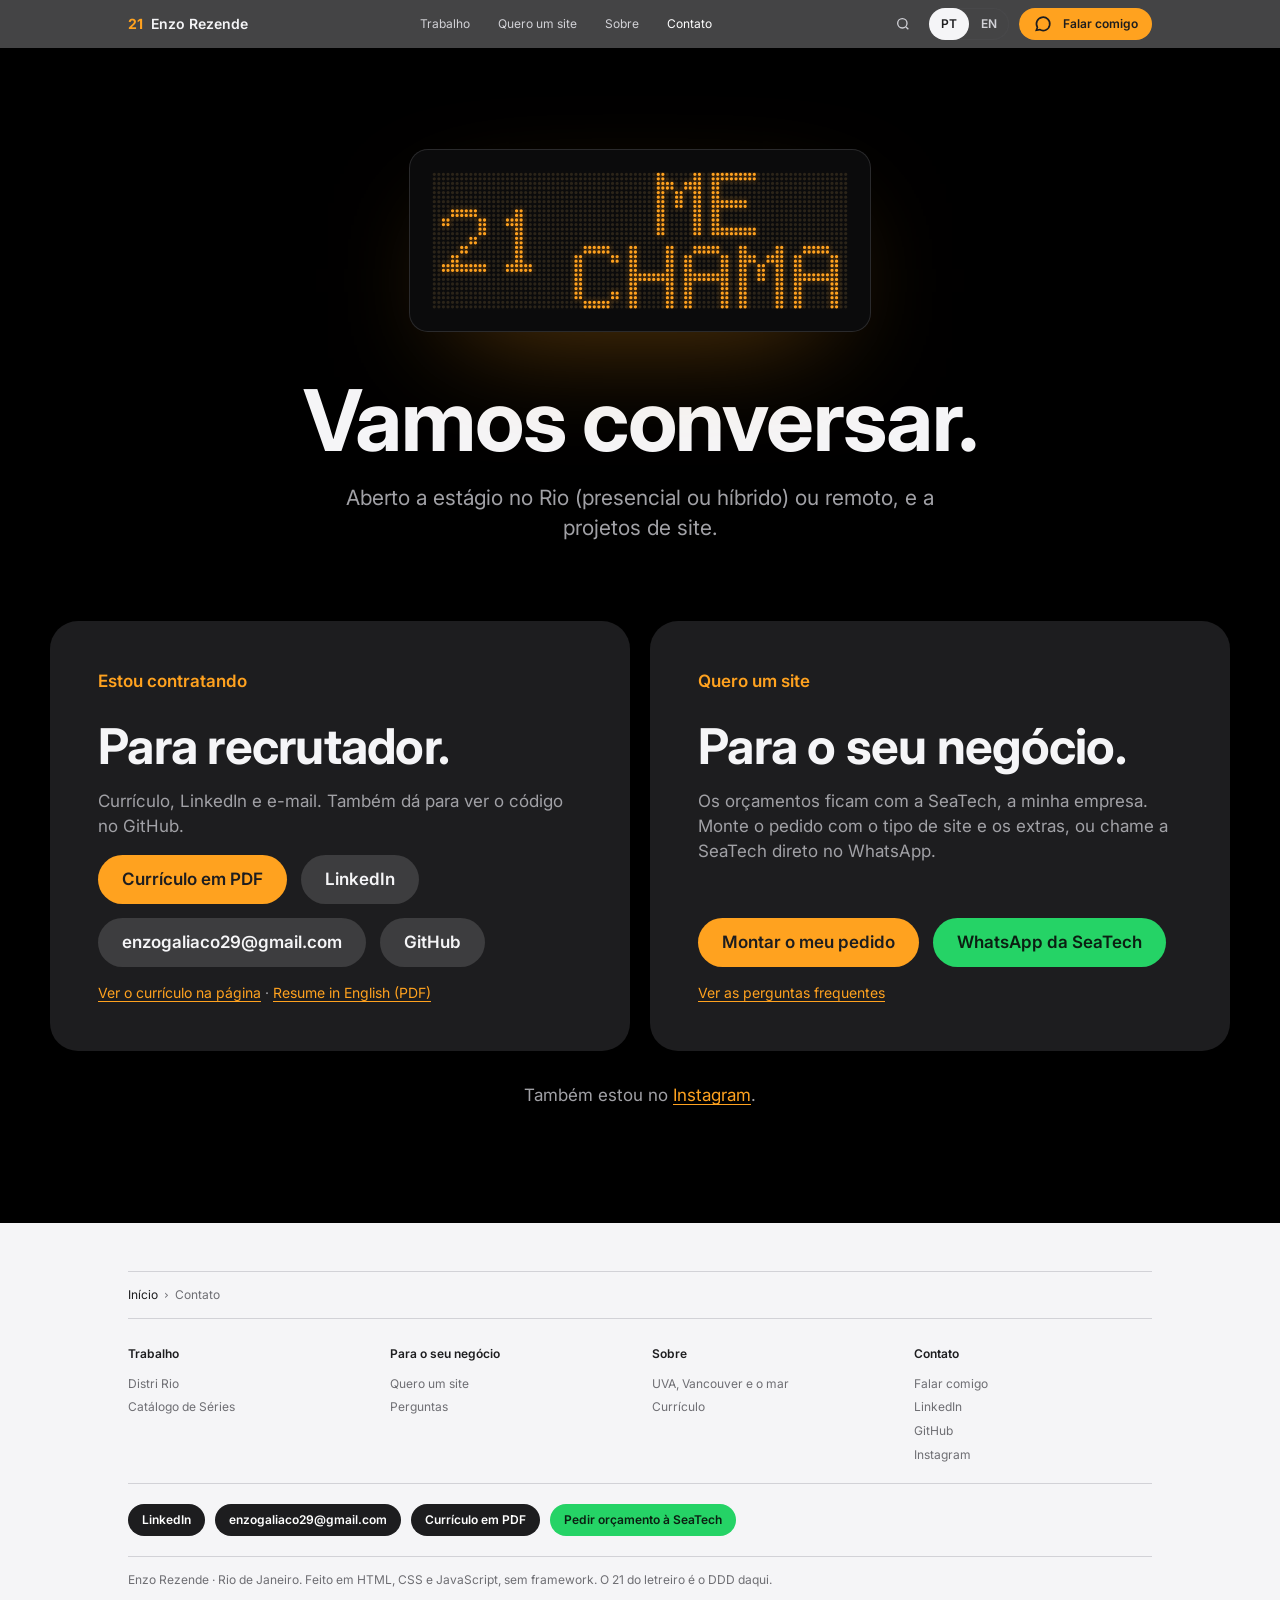
<file: contato/index.html>
<!doctype html>
<html lang="pt-BR">
<head>
<meta charset="utf-8">
<meta name="viewport" content="width=device-width, initial-scale=1">
<meta http-equiv="Content-Security-Policy" content="default-src 'self'; script-src 'self'; style-src 'self'; img-src 'self' data:; media-src 'self'; font-src 'self'; connect-src 'self'; object-src 'none'; base-uri 'self'; form-action 'none'">
<meta name="referrer" content="strict-origin-when-cross-origin">
<title>Contato · Enzo Rezende</title>
<meta name="description" content="Fale com o Enzo Rezende: LinkedIn, e-mail e currículo para vagas de estágio; WhatsApp e pedido de orçamento para projetos de site.">
<link rel="canonical" href="https://enzogaliazzo.github.io/contato/">
<meta property="og:type" content="website">
<meta property="og:locale" content="pt_BR">
<meta property="og:url" content="https://enzogaliazzo.github.io/contato/">
<meta property="og:site_name" content="Enzo Rezende">
<meta property="og:title" content="Contato · Enzo Rezende">
<meta property="og:description" content="Aberto a estágio no Rio ou remoto, e a projetos de site.">
<meta property="og:image" content="https://enzogaliazzo.github.io/og.png">
<meta name="twitter:card" content="summary_large_image">
<meta name="theme-color" content="#000000">
<link rel="icon" href="/favicon.svg" type="image/svg+xml">
<link rel="preload" href="/fontes/inter.woff2" as="font" type="font/woff2" crossorigin>
<link rel="stylesheet" href="/css/tokens.css">
<link rel="stylesheet" href="/css/base.css">
<link rel="stylesheet" href="/css/componentes.css">
<script type="module" src="/js/nucleo/inicio.js"></script>
</head>
<body data-pagina="contato">
<a class="pular" href="#conteudo" data-i18n="pular">Pular para o conteúdo</a>

<!-- comum:barra -->
<header class="barra">
  <div class="barra-linha">
    <a class="marca" href="/" aria-label="21 Enzo Rezende, página inicial" data-i18n-attr="aria-label:marca.rotulo"><span class="marca-linha">21</span> Enzo Rezende</a>
    <nav class="barra-links" aria-label="Principal" data-i18n-attr="aria-label:nav.rotulo">
      <button type="button" data-abre="mega" aria-expanded="false" aria-controls="mega-trabalho" data-i18n="nav.trabalho">Trabalho</button>
      <a href="/quero-um-site/" data-i18n="nav.site">Quero um site</a>
      <a href="/sobre/" data-i18n="nav.sobre">Sobre</a>
      <a href="/contato/" aria-current="page" data-i18n="nav.contato">Contato</a>
    </nav>
    <div class="barra-acoes">
      <button type="button" class="barra-icone" data-abre="busca" aria-expanded="false" aria-controls="painel-busca" aria-label="Buscar no site" data-i18n-attr="aria-label:busca.abrir"><svg viewBox="0 0 24 24" fill="none" stroke="currentColor" stroke-width="2" aria-hidden="true"><circle cx="11" cy="11" r="7"/><path d="m20 20-3.5-3.5"/></svg></button>
      <div class="idiomas" role="group" aria-label="Idioma" data-i18n-attr="aria-label:idioma.rotulo"><button type="button" data-idioma="pt" aria-pressed="true" lang="pt-BR">PT</button><button type="button" data-idioma="en" aria-pressed="false" lang="en">EN</button></div>
      <button type="button" class="barra-icone barra-menu" data-abre="menu" aria-expanded="false" aria-controls="menu-celular" aria-label="Abrir o menu" data-i18n-attr="aria-label:menu.abrir"><svg viewBox="0 0 24 24" fill="none" stroke="currentColor" stroke-width="2" aria-hidden="true"><path d="M4 8h16M4 16h16"/></svg></button>
      <a class="botao botao-destaque botao-pequeno botao-falar" data-contato="whatsapp" href="https://wa.me/5521920000983?text=Oi%2C%20Enzo!%20Vi%20seu%20site%20e%20queria%20conversar." rel="noopener"><svg viewBox="0 0 24 24" fill="none" stroke="currentColor" stroke-width="2" aria-hidden="true"><path d="M4 19.5 5.3 16A8 8 0 1 1 8 18.7z"/></svg><span data-i18n="nav.falar">Falar comigo</span></a>
    </div>
  </div>
  <div class="mega" id="mega-trabalho" hidden>
    <div class="mega-grade">
      <div><h2 data-i18n="mega.projetos">Projeto</h2><a href="/distri-rio/">Distri Rio</a><p data-i18n="mega.distri">Site e catálogo de uma distribuidora, no ar.</p></div>
      <div><h2 data-i18n="mega.estudo">Estudo</h2><a href="https://enzogaliazzo.github.io/ProjetoAlura/" rel="noopener" data-i18n="mega.series">Catálogo de Séries</a><p data-i18n="mega.series.texto">Projeto da Alura com dados em JSON.</p></div>
      <div><h2 data-i18n="mega.proximo">Em breve</h2><a href="/#estudo" data-i18n="mega.proximo.link">Próximo projeto</a><p data-i18n="mega.proximo.texto">O próximo trabalho entra aqui.</p></div>
    </div>
  </div>
  <nav class="gaveta-menu" id="menu-celular" aria-label="Menu" data-i18n-attr="aria-label:menu.rotulo" hidden>
    <a href="/distri-rio/">Distri Rio</a>
    <a href="/quero-um-site/" data-i18n="nav.site">Quero um site</a>
    <a href="/sobre/" data-i18n="nav.sobre">Sobre</a>
    <a href="/contato/" aria-current="page" data-i18n="nav.contato">Contato</a>
    <a href="/perguntas/" data-i18n="nav.perguntas">Perguntas</a>
  </nav>
  <div class="busca-painel" id="painel-busca" role="search" hidden>
    <div class="busca-caixa">
      <label for="campo-busca" data-i18n="busca.rotulo">Buscar no site</label>
      <input id="campo-busca" type="search" autocomplete="off" placeholder="Distri Rio, currículo, Vancouver…" data-i18n-attr="placeholder:busca.dica">
      <ul class="busca-sugestoes" aria-live="polite"></ul>
    </div>
  </div>
</header>
<!-- /comum:barra -->

<main id="conteudo">
  <section class="cabeca-pagina escura centro" aria-labelledby="titulo-contato">
    <div class="pagina">
      <div class="painel-led painel-led-pequeno" data-letreiro-caixa>
        <p class="letreiro-texto-reserva" aria-hidden="true"><span>ME CHAMA</span></p>
        <canvas class="letreiro-canvas" data-letreiro="chama" aria-hidden="true"></canvas>
      </div>
      <h1 class="titulo-xl" id="titulo-contato" data-i18n="contato.titulo">Vamos conversar.</h1>
      <p class="corpo-l fraco" data-i18n="disponivel">Aberto a estágio no Rio (presencial ou híbrido) ou remoto, e a projetos de site.</p>
    </div>
  </section>

  <section class="secao escura secao-colada" aria-label="Formas de contato" data-i18n-attr="aria-label:contato.rotulo">
    <div class="pagina">
      <div class="contato-grupos">
        <article class="grupo" id="recrutador" aria-labelledby="titulo-recrutador">
          <p class="rotulo" data-i18n="contato.r.rotulo">Estou contratando</p>
          <h2 class="titulo-m" id="titulo-recrutador" data-i18n="contato.r.titulo">Para recrutador.</h2>
          <p class="fraco" data-i18n="contato.r.texto">Currículo, LinkedIn e e-mail. Também dá para ver o código no GitHub.</p>
          <div class="botoes">
            <a class="botao botao-destaque" data-contato="curriculo" href="/curriculo-enzo-rezende.pdf" data-i18n="rodape.pdf" data-i18n-attr="href:rodape.pdf.link">Currículo em PDF</a>
            <a class="botao botao-claro" data-contato="linkedin" href="https://www.linkedin.com/in/enzorezende07/" rel="noopener">LinkedIn</a>
            <a class="botao botao-claro" data-contato="email" data-email data-assunto="Vaga de estágio" href="#email-protegido"><span data-email-texto>enzogaliaco29 (arroba) gmail.com</span></a>
            <a class="botao botao-claro" href="https://github.com/EnzoGaliazzo" rel="noopener">GitHub</a>
          </div>
          <p class="fraco contato-outro"><a href="/curriculo.html" data-i18n="contato.r.html">Ver o currículo na página</a> · <a href="/curriculo-enzo-rezende-en.pdf" lang="en">Resume in English (PDF)</a></p>
        </article>
        <article class="grupo" id="cliente" aria-labelledby="titulo-cliente">
          <p class="rotulo" data-i18n="caminho.cliente">Quero um site</p>
          <h2 class="titulo-m" id="titulo-cliente" data-i18n="contato.c.titulo">Para o seu negócio.</h2>
          <p class="fraco" data-i18n="contato.c.texto">Os orçamentos ficam com a SeaTech, a minha empresa. Monte o pedido com o tipo de site e os extras, ou chame a SeaTech direto no WhatsApp.</p>
          <div class="botoes">
            <a class="botao botao-destaque" href="/quero-um-site/#montar" data-i18n="planos.botao">Montar o meu pedido</a>
            <a class="botao botao-whats" data-contato="orcamento" href="https://wa.me/5521973030419?text=Oi%2C%20SeaTech!%20Quero%20um%20site%20para%20o%20meu%20neg%C3%B3cio." rel="noopener" data-i18n="contato.c.whats">WhatsApp da SeaTech</a>
          </div>
          <p class="fraco contato-outro"><a href="/perguntas/" data-i18n="site.duvida.botao">Ver as perguntas frequentes</a></p>
        </article>
      </div>
      <p class="fraco contato-redes"><span data-i18n="contato.redes">Também estou no</span> <a href="https://www.instagram.com/galiaco0/" rel="noopener">Instagram</a>.</p>
      <p class="fraco contato-sem-js" id="email-protegido" data-i18n="contato.semjs">Sem JavaScript, o e-mail aparece assim para os robôs não pegarem: enzogaliaco29 (arroba) gmail.com.</p>
    </div>
  </section>
</main>

<footer class="rodape">
  <div class="pagina">
    <p class="rodape-trilha"><a href="/" data-i18n="trilha.inicio">Início</a><span aria-current="page" data-i18n="nav.contato">Contato</span></p>
<!-- comum:rodape -->
    <nav class="rodape-colunas" aria-label="Mapa do site" data-i18n-attr="aria-label:rodape.mapa">
      <details open><summary data-i18n="nav.trabalho">Trabalho</summary><ul><li><a href="/distri-rio/">Distri Rio</a></li><li><a href="https://enzogaliazzo.github.io/ProjetoAlura/" rel="noopener" data-i18n="mega.series">Catálogo de Séries</a></li></ul></details>
      <details open><summary data-i18n="planos.rotulo">Para o seu negócio</summary><ul><li><a href="/quero-um-site/" data-i18n="nav.site">Quero um site</a></li><li><a href="/perguntas/" data-i18n="nav.perguntas">Perguntas</a></li></ul></details>
      <details open><summary data-i18n="nav.sobre">Sobre</summary><ul><li><a href="/sobre/" data-i18n="rodape.vida">UVA, Vancouver e o mar</a></li><li><a href="/curriculo.html" data-i18n="rodape.curriculo">Currículo</a></li></ul></details>
      <details open><summary data-i18n="nav.contato">Contato</summary><ul><li><a href="/contato/" data-i18n="rodape.falar">Falar comigo</a></li><li><a href="https://www.linkedin.com/in/enzorezende07/" rel="noopener">LinkedIn</a></li><li><a href="https://github.com/EnzoGaliazzo" rel="noopener">GitHub</a></li><li><a href="https://www.instagram.com/galiaco0/" rel="noopener">Instagram</a></li></ul></details>
    </nav>
    <div class="rodape-contato">
      <a class="botao botao-escuro botao-pequeno" data-contato="linkedin" href="https://www.linkedin.com/in/enzorezende07/" rel="noopener">LinkedIn</a>
      <a class="botao botao-escuro botao-pequeno" data-contato="email" data-email href="/contato/"><span data-email-texto>enzogaliaco29 (arroba) gmail.com</span></a>
      <a class="botao botao-escuro botao-pequeno" data-contato="curriculo" href="/curriculo-enzo-rezende.pdf" data-i18n="rodape.pdf" data-i18n-attr="href:rodape.pdf.link">Currículo em PDF</a>
      <a class="botao botao-whats botao-pequeno" data-contato="orcamento" href="https://wa.me/5521973030419?text=Oi%2C%20SeaTech!%20Quero%20um%20site%20para%20o%20meu%20neg%C3%B3cio." rel="noopener" data-i18n="rodape.orcamento">Pedir orçamento à SeaTech</a>
    </div>
    <p class="rodape-legal" data-i18n="rodape.legal">Enzo Rezende · Rio de Janeiro. Feito em HTML, CSS e JavaScript, sem framework. O 21 do letreiro é o DDD daqui.</p>
<!-- /comum:rodape -->
  </div>
</footer>
</body>
</html>
</file>
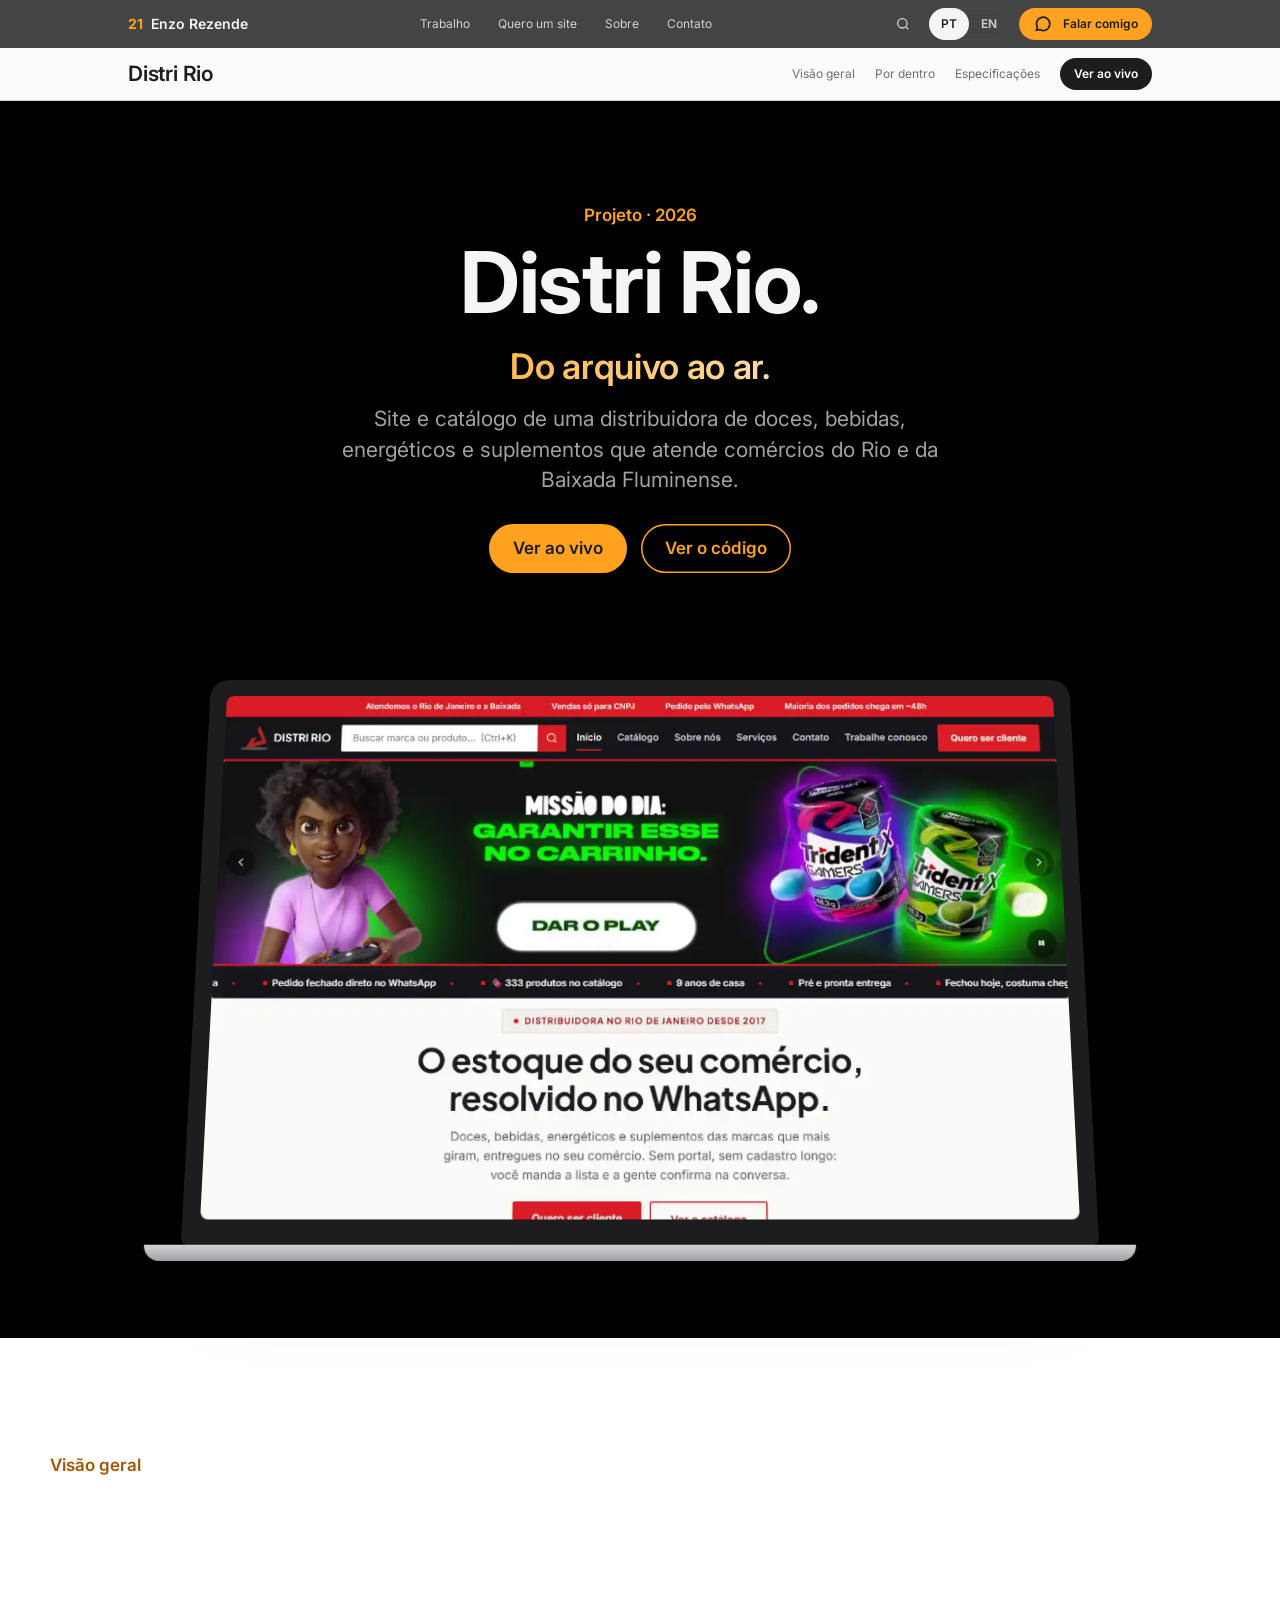
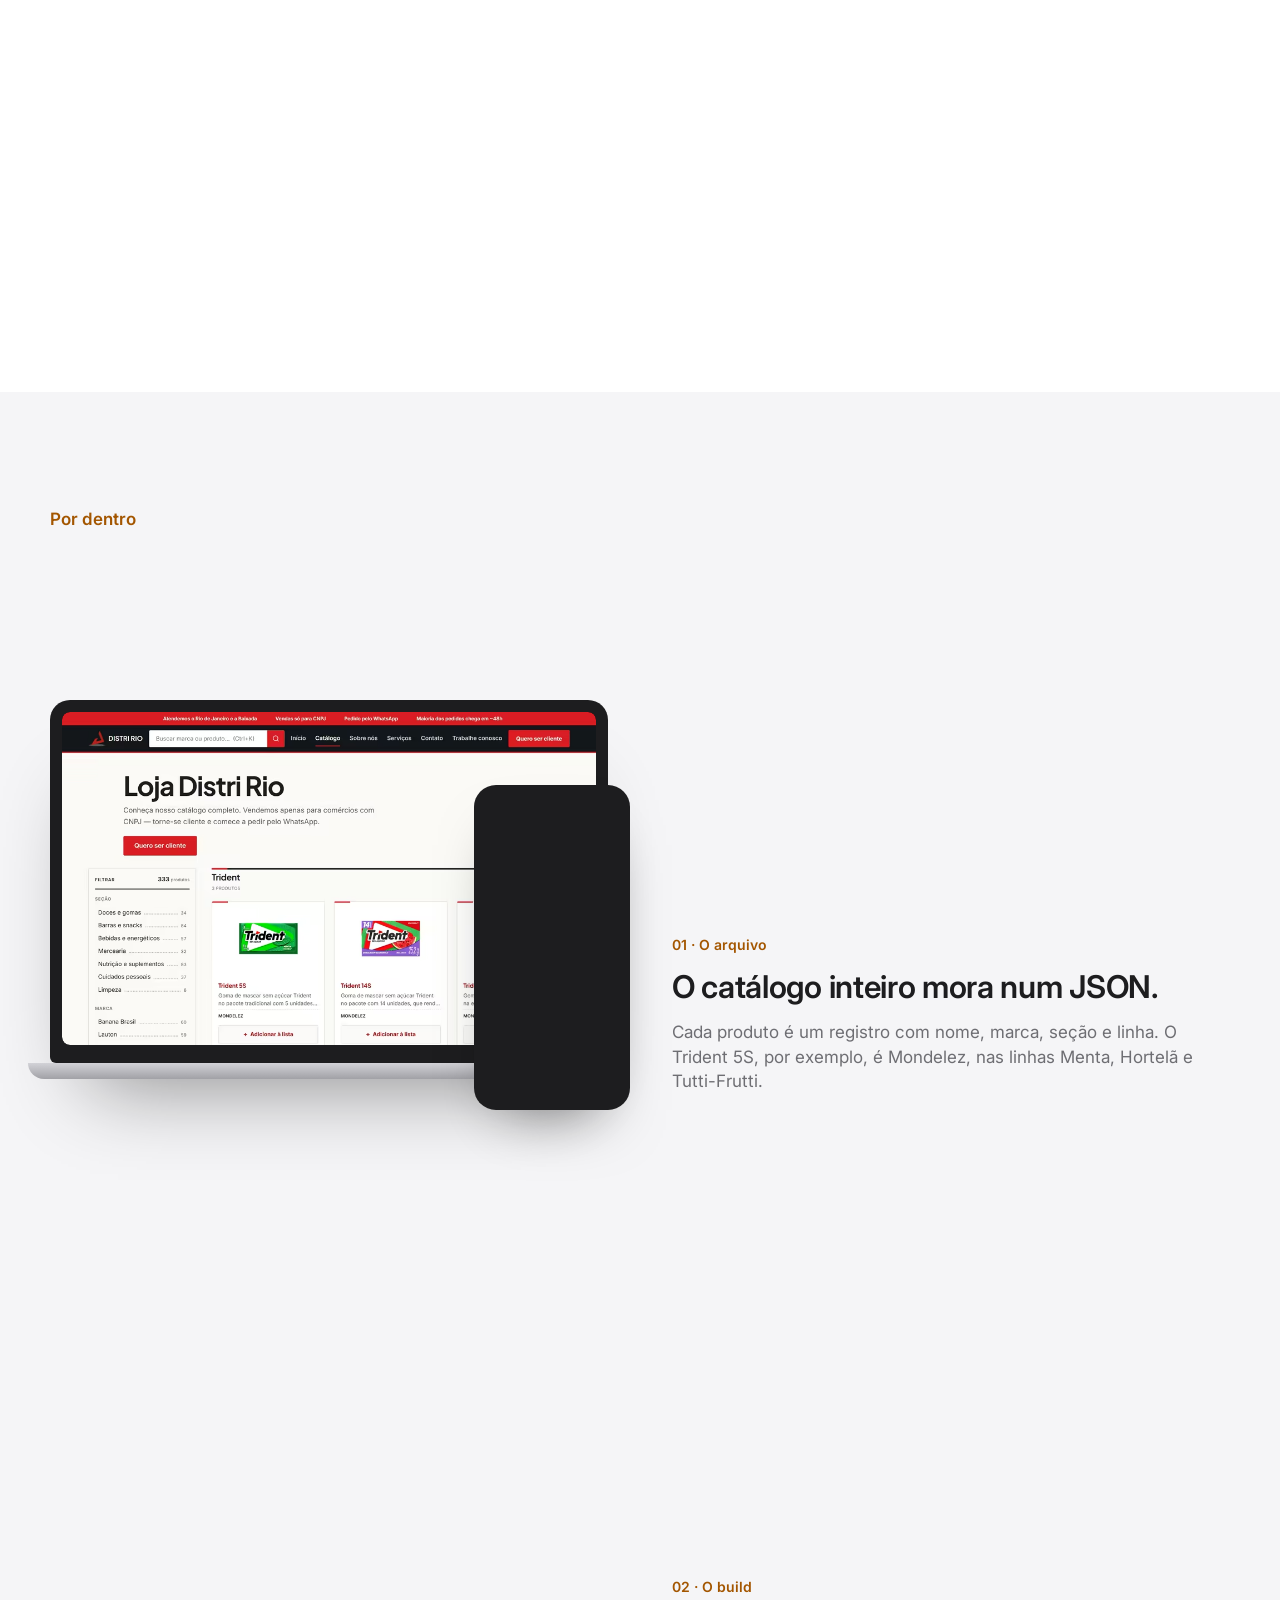
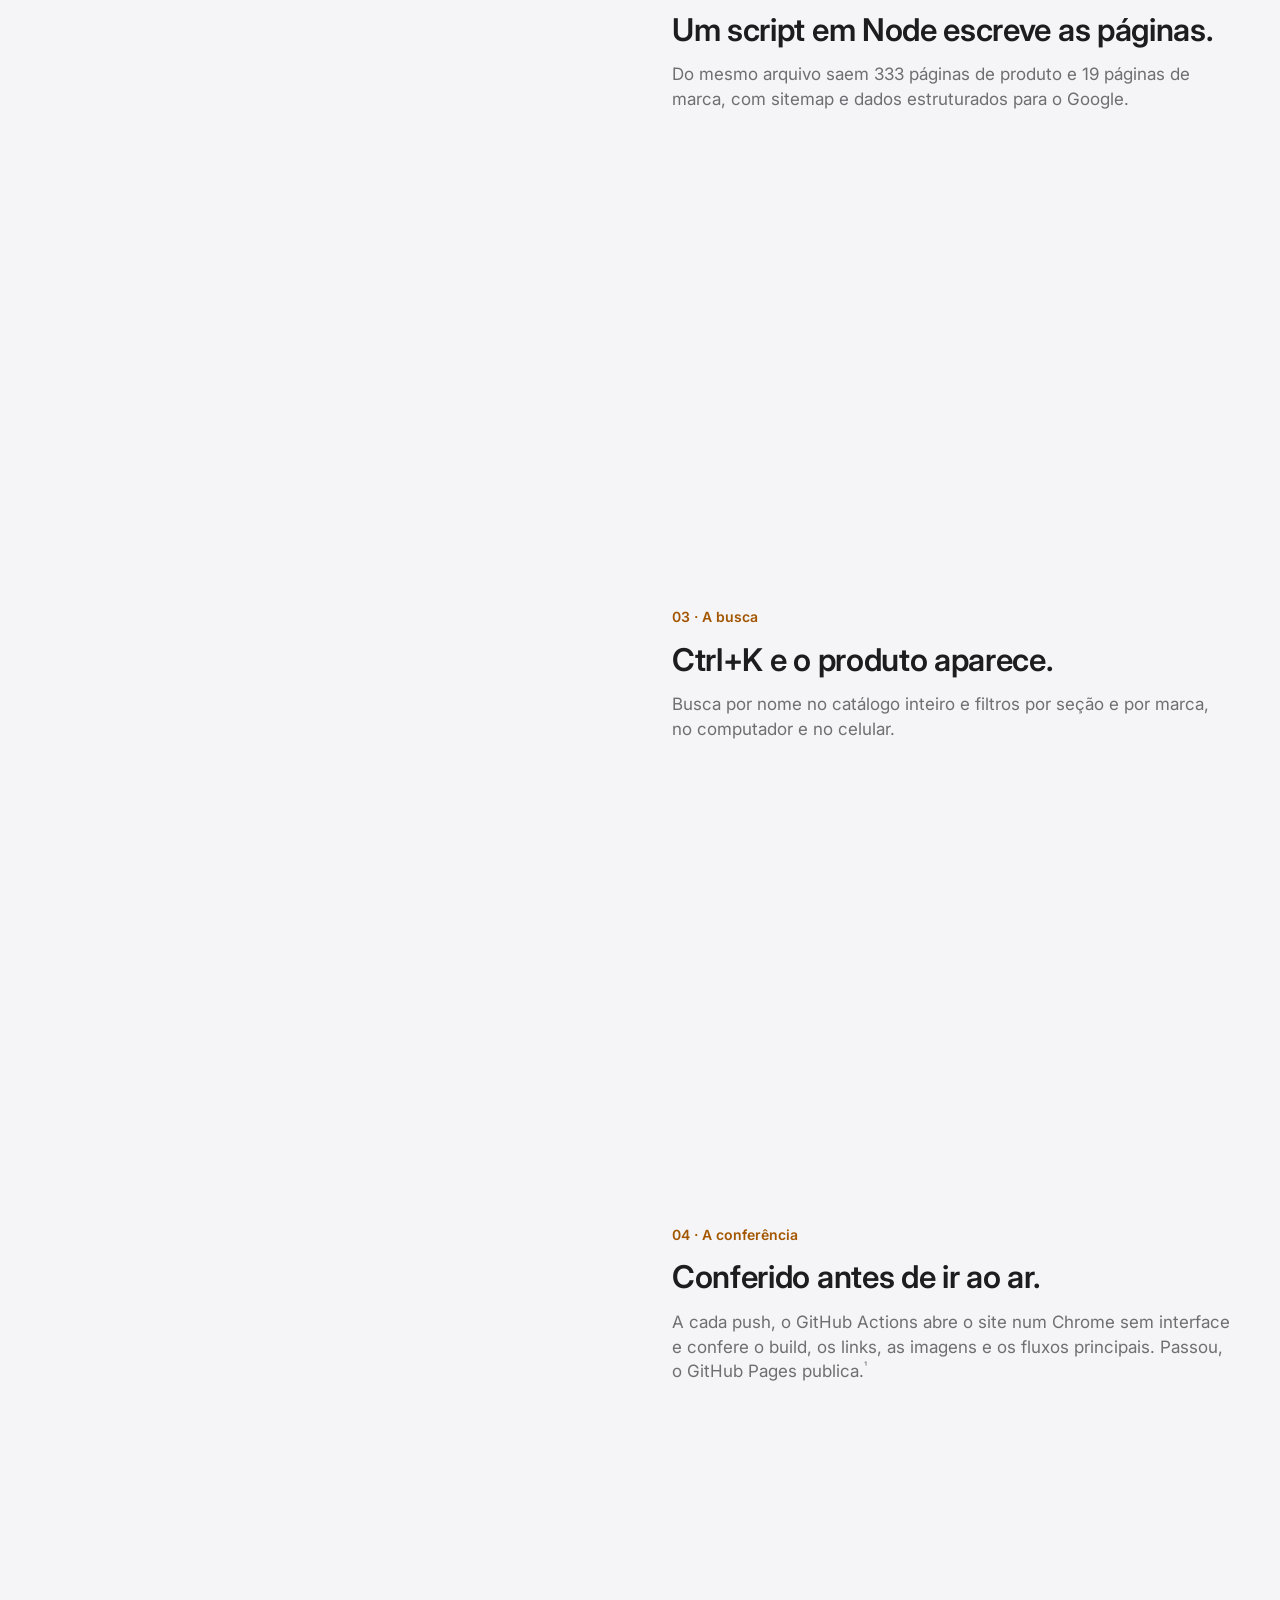
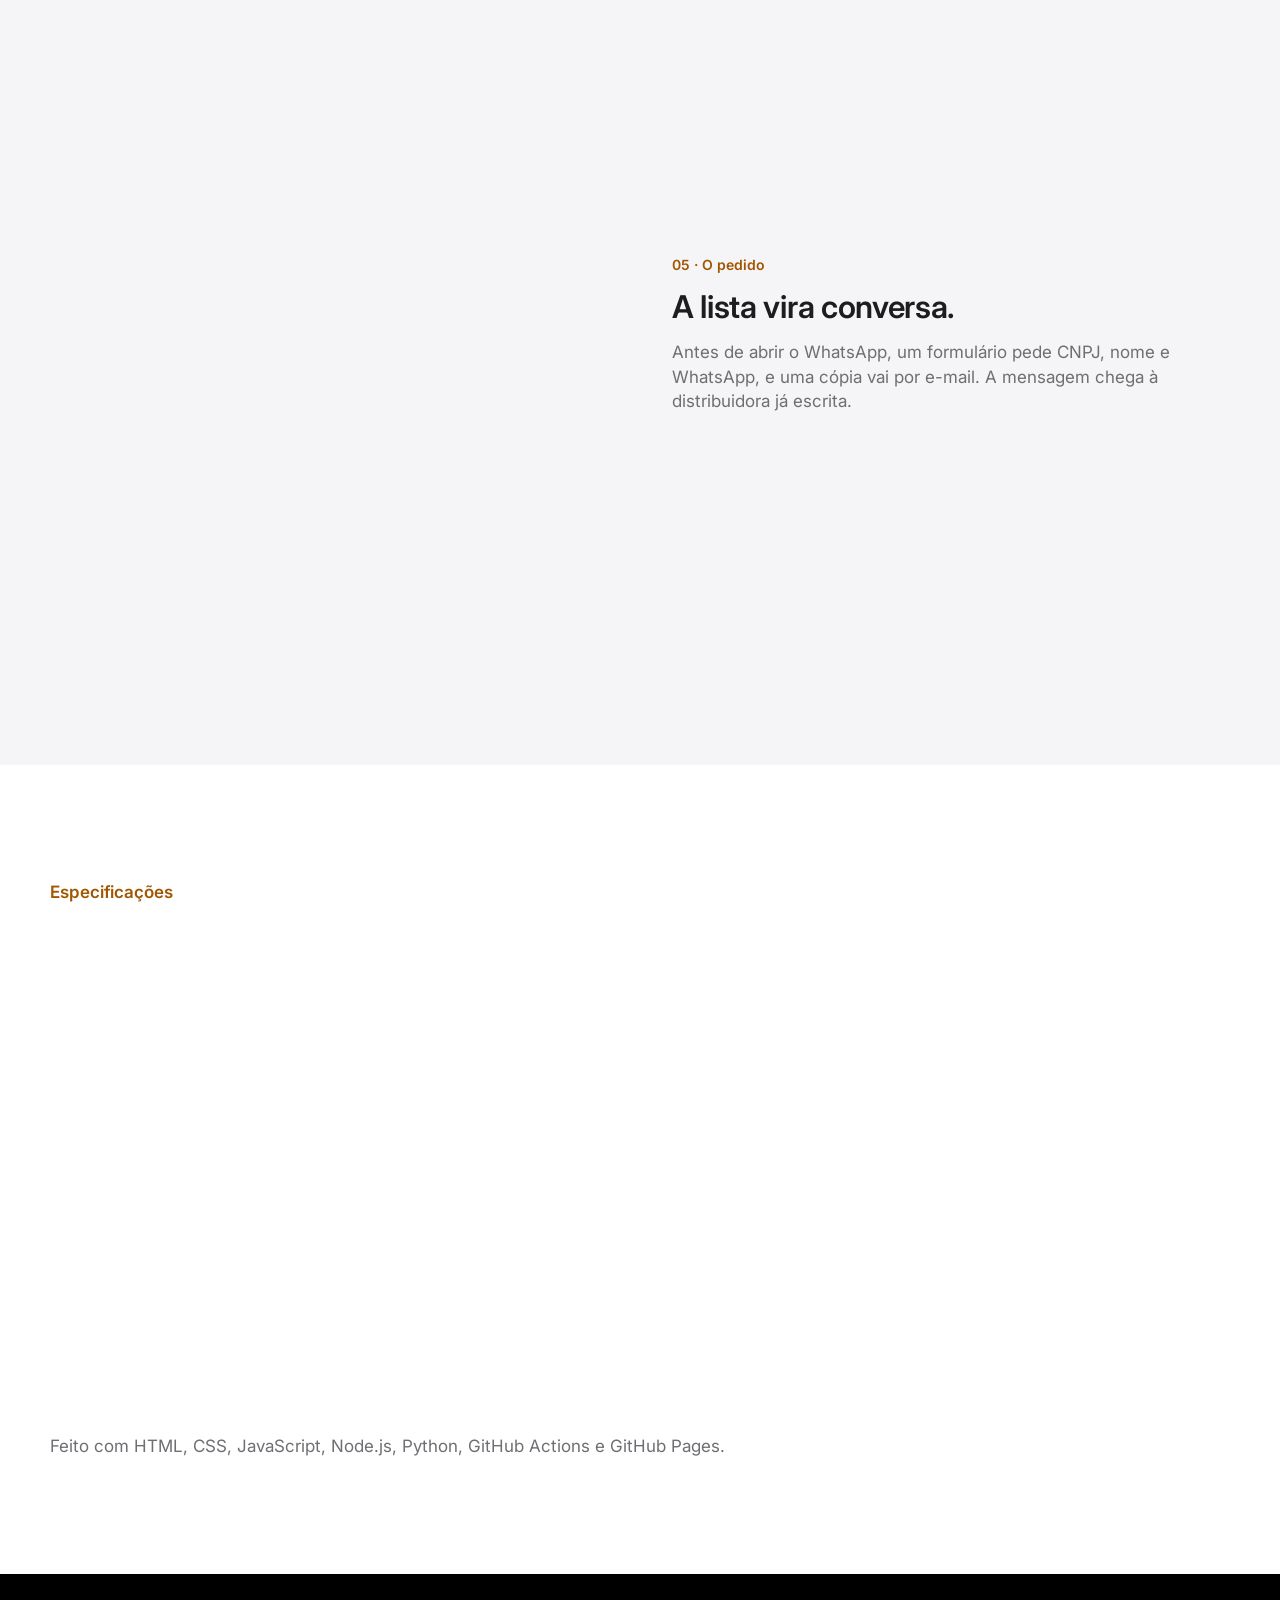
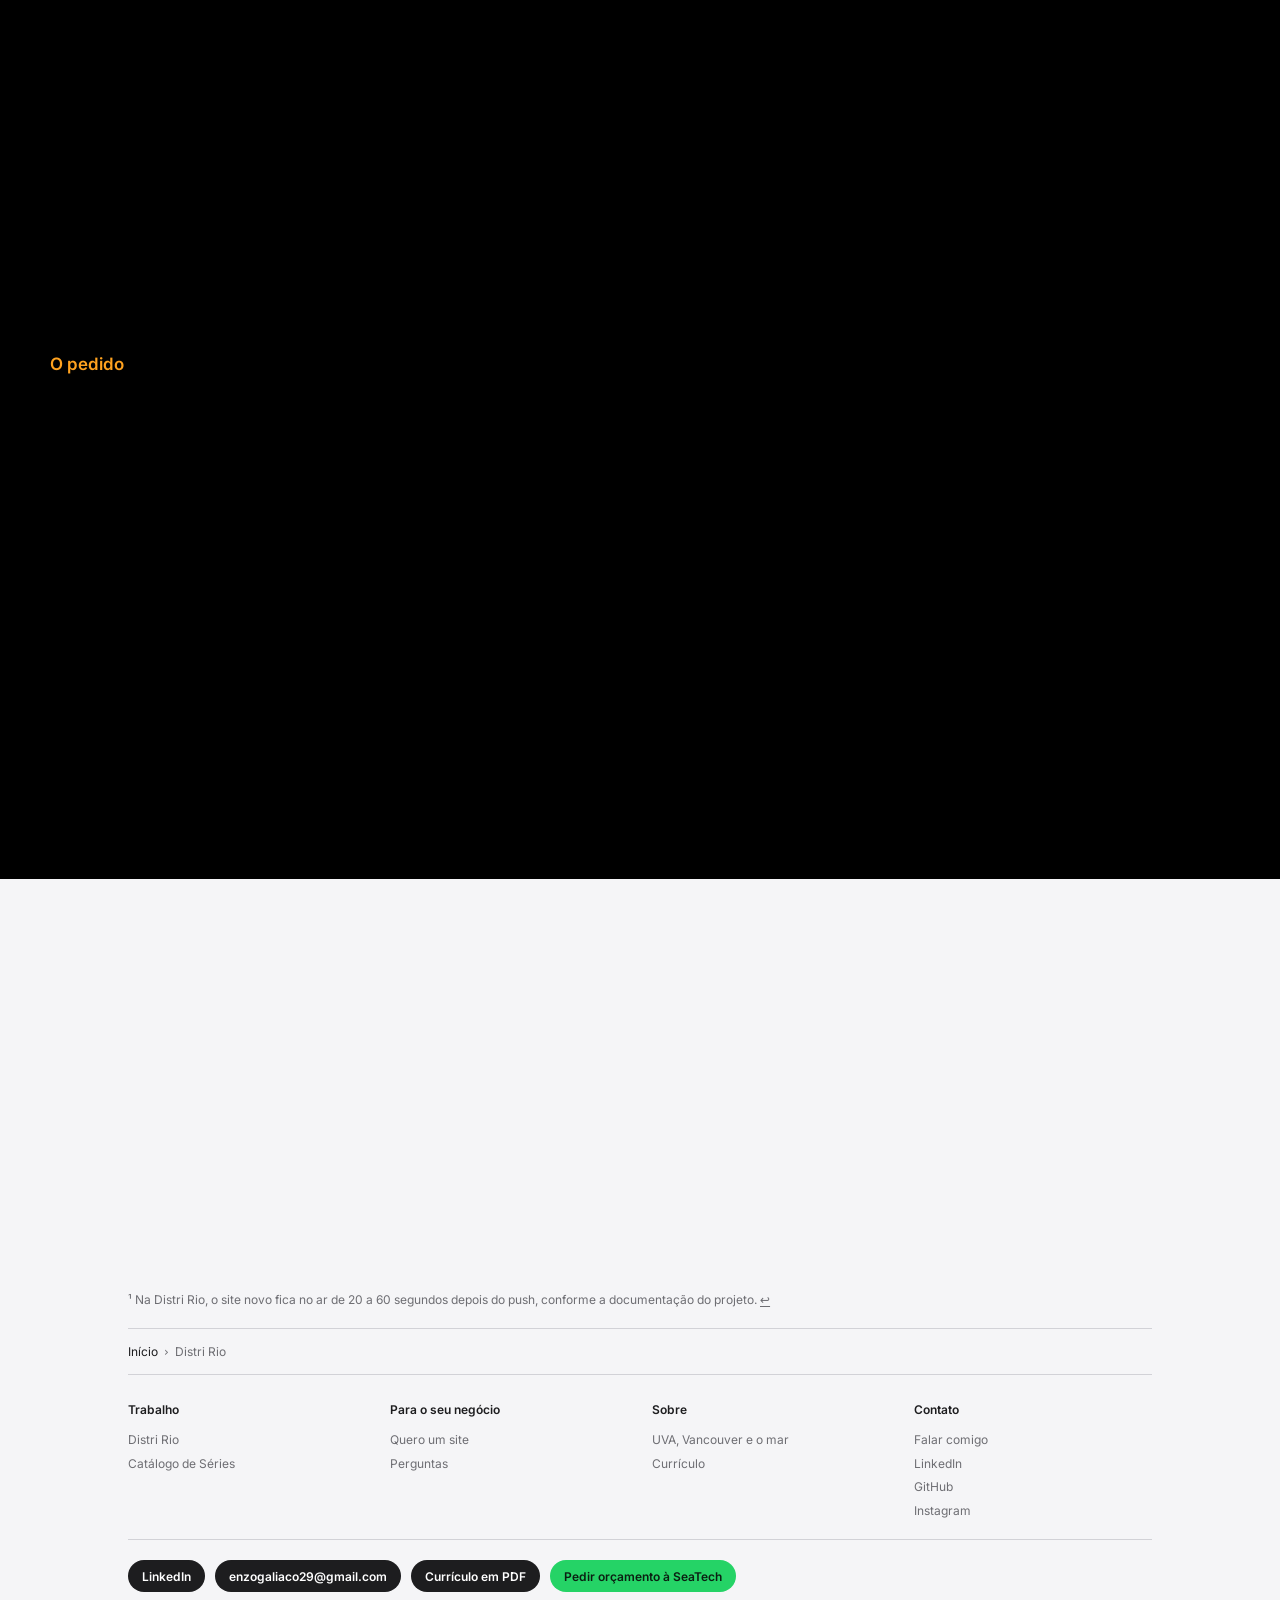
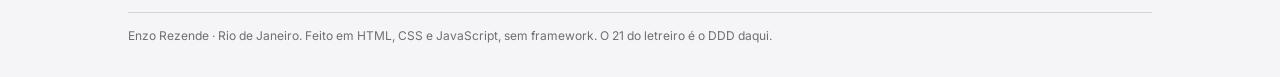
<file: distri-rio/index.html>
<!doctype html>
<html lang="pt-BR">
<head>
<meta charset="utf-8">
<meta name="viewport" content="width=device-width, initial-scale=1">
<meta http-equiv="Content-Security-Policy" content="default-src 'self'; script-src 'self'; style-src 'self'; img-src 'self' data:; media-src 'self'; font-src 'self'; connect-src 'self'; object-src 'none'; base-uri 'self'; form-action 'none'">
<meta name="referrer" content="strict-origin-when-cross-origin">
<title>Distri Rio · do arquivo ao ar · Enzo Rezende</title>
<meta name="description" content="Como o Enzo Rezende fez o site da Distri Rio: 333 páginas de produto geradas de um arquivo, busca, filtros, pedido pelo WhatsApp e quatro conferências automáticas a cada push.">
<link rel="canonical" href="https://enzogaliazzo.github.io/distri-rio/">
<meta property="og:type" content="article">
<meta property="og:locale" content="pt_BR">
<meta property="og:url" content="https://enzogaliazzo.github.io/distri-rio/">
<meta property="og:site_name" content="Enzo Rezende">
<meta property="og:title" content="Distri Rio · do arquivo ao ar">
<meta property="og:description" content="333 páginas de produto geradas de um arquivo e o pedido saindo pronto no WhatsApp.">
<meta property="og:image" content="https://enzogaliazzo.github.io/assets/distririo-inicio.webp">
<meta name="twitter:card" content="summary_large_image">
<meta name="theme-color" content="#000000">
<link rel="icon" href="/favicon.svg" type="image/svg+xml">
<link rel="preload" href="/fontes/inter.woff2" as="font" type="font/woff2" crossorigin>
<link rel="preload" href="/midia/videos/busca.webp" as="image" fetchpriority="high">
<link rel="stylesheet" href="/css/tokens.css">
<link rel="stylesheet" href="/css/base.css">
<link rel="stylesheet" href="/css/componentes.css">
<script type="application/ld+json">
{
  "@context": "https://schema.org",
  "@type": "CreativeWork",
  "name": "Distri Rio",
  "url": "https://enzogaliazzo.github.io/distri-rio/",
  "sameAs": "https://distririo.com.br/",
  "about": "Site e catálogo de uma distribuidora no Rio de Janeiro, com pedido pelo WhatsApp.",
  "inLanguage": "pt-BR",
  "dateCreated": "2026",
  "creator": { "@type": "Person", "name": "Enzo Rezende", "url": "https://enzogaliazzo.github.io/" },
  "keywords": ["HTML", "CSS", "JavaScript", "Node.js", "GitHub Actions", "GitHub Pages", "SEO", "LGPD"],
  "image": "https://enzogaliazzo.github.io/assets/distririo-inicio.webp"
}
</script>
<script type="module" src="/js/nucleo/inicio.js"></script>
</head>
<body data-pagina="distri">
<a class="pular" href="#conteudo" data-i18n="pular">Pular para o conteúdo</a>

<!-- comum:barra -->
<header class="barra">
  <div class="barra-linha">
    <a class="marca" href="/" aria-label="21 Enzo Rezende, página inicial" data-i18n-attr="aria-label:marca.rotulo"><span class="marca-linha">21</span> Enzo Rezende</a>
    <nav class="barra-links" aria-label="Principal" data-i18n-attr="aria-label:nav.rotulo">
      <button type="button" data-abre="mega" aria-expanded="false" aria-controls="mega-trabalho" data-i18n="nav.trabalho">Trabalho</button>
      <a href="/quero-um-site/" data-i18n="nav.site">Quero um site</a>
      <a href="/sobre/" data-i18n="nav.sobre">Sobre</a>
      <a href="/contato/" data-i18n="nav.contato">Contato</a>
    </nav>
    <div class="barra-acoes">
      <button type="button" class="barra-icone" data-abre="busca" aria-expanded="false" aria-controls="painel-busca" aria-label="Buscar no site" data-i18n-attr="aria-label:busca.abrir"><svg viewBox="0 0 24 24" fill="none" stroke="currentColor" stroke-width="2" aria-hidden="true"><circle cx="11" cy="11" r="7"/><path d="m20 20-3.5-3.5"/></svg></button>
      <div class="idiomas" role="group" aria-label="Idioma" data-i18n-attr="aria-label:idioma.rotulo"><button type="button" data-idioma="pt" aria-pressed="true" lang="pt-BR">PT</button><button type="button" data-idioma="en" aria-pressed="false" lang="en">EN</button></div>
      <button type="button" class="barra-icone barra-menu" data-abre="menu" aria-expanded="false" aria-controls="menu-celular" aria-label="Abrir o menu" data-i18n-attr="aria-label:menu.abrir"><svg viewBox="0 0 24 24" fill="none" stroke="currentColor" stroke-width="2" aria-hidden="true"><path d="M4 8h16M4 16h16"/></svg></button>
      <a class="botao botao-destaque botao-pequeno botao-falar" data-contato="whatsapp" href="https://wa.me/5521920000983?text=Oi%2C%20Enzo!%20Vi%20seu%20site%20e%20queria%20conversar." rel="noopener"><svg viewBox="0 0 24 24" fill="none" stroke="currentColor" stroke-width="2" aria-hidden="true"><path d="M4 19.5 5.3 16A8 8 0 1 1 8 18.7z"/></svg><span data-i18n="nav.falar">Falar comigo</span></a>
    </div>
  </div>
  <div class="mega" id="mega-trabalho" hidden>
    <div class="mega-grade">
      <div><h2 data-i18n="mega.projetos">Projeto</h2><a href="/distri-rio/" aria-current="page">Distri Rio</a><p data-i18n="mega.distri">Site e catálogo de uma distribuidora, no ar.</p></div>
      <div><h2 data-i18n="mega.estudo">Estudo</h2><a href="https://enzogaliazzo.github.io/ProjetoAlura/" rel="noopener" data-i18n="mega.series">Catálogo de Séries</a><p data-i18n="mega.series.texto">Projeto da Alura com dados em JSON.</p></div>
      <div><h2 data-i18n="mega.proximo">Em breve</h2><a href="/#estudo" data-i18n="mega.proximo.link">Próximo projeto</a><p data-i18n="mega.proximo.texto">O próximo trabalho entra aqui.</p></div>
    </div>
  </div>
  <nav class="gaveta-menu" id="menu-celular" aria-label="Menu" data-i18n-attr="aria-label:menu.rotulo" hidden>
    <a href="/distri-rio/" aria-current="page">Distri Rio</a>
    <a href="/quero-um-site/" data-i18n="nav.site">Quero um site</a>
    <a href="/sobre/" data-i18n="nav.sobre">Sobre</a>
    <a href="/contato/" data-i18n="nav.contato">Contato</a>
    <a href="/perguntas/" data-i18n="nav.perguntas">Perguntas</a>
  </nav>
  <div class="busca-painel" id="painel-busca" role="search" hidden>
    <div class="busca-caixa">
      <label for="campo-busca" data-i18n="busca.rotulo">Buscar no site</label>
      <input id="campo-busca" type="search" autocomplete="off" placeholder="Distri Rio, currículo, Vancouver…" data-i18n-attr="placeholder:busca.dica">
      <ul class="busca-sugestoes" aria-live="polite"></ul>
    </div>
  </div>
</header>
<!-- /comum:barra -->

<main id="conteudo">
  <nav class="local" aria-label="Nesta página" data-i18n-attr="aria-label:local.rotulo">
    <div class="local-linha">
      <p class="local-nome">Distri Rio</p>
      <div class="local-abas">
        <a href="#visao" data-i18n="local.visao">Visão geral</a>
        <a href="#por-dentro" data-i18n="local.dentro">Por dentro</a>
        <a href="#especificacoes" data-i18n="local.espec">Especificações</a>
      </div>
      <a class="botao botao-escuro botao-pequeno" href="https://distririo.com.br/" rel="noopener" data-i18n="distri.aovivo">Ver ao vivo</a>
    </div>
  </nav>

  <!-- Topo: nome, subtítulo e o computador que levanta com a rolagem -->
  <section class="cabeca-pagina escura centro" aria-labelledby="titulo-distri">
    <div class="pagina">
      <p class="rotulo" data-i18n="distri.rotulo">Projeto · 2026</p>
      <h1 class="titulo-xl" id="titulo-distri">Distri Rio.</h1>
      <p class="subtitulo gradiente" data-i18n="distri.sub">Do arquivo ao ar.</p>
      <p class="corpo-l fraco" data-i18n="distri.intro">Site e catálogo de uma distribuidora de doces, bebidas, energéticos e suplementos que atende comércios do Rio e da Baixada Fluminense.</p>
      <div class="botoes botoes-centro">
        <a class="botao botao-destaque" href="https://distririo.com.br/" rel="noopener" data-i18n="distri.aovivo">Ver ao vivo</a>
        <a class="botao botao-contorno" href="https://github.com/EnzoGaliazzo/distririo" rel="noopener" data-i18n="distri.codigo">Ver o código</a>
      </div>
      <div class="mockup mockup-topo" data-mockup>
        <div class="mockup-corpo">
          <div class="mockup-tela">
            <video muted playsinline loop preload="none" data-video-auto poster="/midia/videos/busca.webp" width="1280" height="800" aria-label="Vídeo: a busca da Distri Rio encontrando os produtos Trident enquanto o nome é digitado" data-i18n-attr="aria-label:destaques.a1"><source src="/midia/videos/busca.mp4" type="video/mp4"></video>
          </div>
          <div class="mockup-base"></div>
        </div>
      </div>
    </div>
  </section>

  <!-- Visão geral: o que é e para quem -->
  <section class="secao clara" id="visao" aria-labelledby="titulo-visao">
    <div class="pagina">
      <div class="cabeca-secao">
        <p class="rotulo" data-i18n="local.visao">Visão geral</p>
        <h2 class="titulo-m" id="titulo-visao" data-revelar="desfoque" data-i18n="distri.visao.titulo">Feito para quem compra no atacado.</h2>
      </div>
      <div class="bento">
        <div class="bloco bloco-largo" data-revelar><p class="bloco-rotulo" data-i18n="distri.v1.r">Para o comerciante</p><p class="titulo-s" data-i18n="distri.v1.t">Acha o produto, monta a lista e manda pelo WhatsApp.</p><p class="fraco" data-i18n="distri.v1.d">Busca por nome com Ctrl+K, filtros por seção e por marca, e a lista guardada no navegador.</p></div>
        <div class="bloco bloco-largo bloco-escuro" data-revelar data-revelar-atraso="1"><p class="bloco-rotulo" data-i18n="distri.v2.r">Para a distribuidora</p><p class="titulo-s" data-i18n="distri.v2.t">Recebe o pedido escrito, com CNPJ, nome e WhatsApp.</p><p data-i18n="distri.v2.d">E o catálogo mora num arquivo só: produto novo no arquivo vira página no próximo push.</p></div>
      </div>
    </div>
  </section>

  <!-- Por dentro: as cinco paradas, com o computador e o celular trocando de tela -->
  <section class="secao nevoa" id="por-dentro" aria-labelledby="titulo-dentro">
    <div class="pagina">
      <div class="cabeca-secao">
        <p class="rotulo" data-i18n="local.dentro">Por dentro</p>
        <h2 class="titulo-m" id="titulo-dentro" data-revelar="desfoque" data-i18n="distri.dentro.titulo">Cinco paradas, do arquivo ao pedido.</h2>
      </div>
      <div class="paradas" data-paradas>
        <div class="paradas-aparelhos" aria-hidden="true">
          <div class="mockup-tela">
            <div class="aparelho-tela">
              <picture class="ativa" data-tela="1 2 5"><source type="image/avif" srcset="/assets/r/distririo-catalogo-480.avif 480w, /assets/r/distririo-catalogo-960.avif 960w" sizes="(min-width: 1068px) 560px, 92vw"><img src="/assets/r/distririo-catalogo-960.webp" srcset="/assets/r/distririo-catalogo-480.webp 480w, /assets/r/distririo-catalogo-960.webp 960w" sizes="(min-width: 1068px) 560px, 92vw" width="960" height="600" loading="lazy" decoding="async" alt=""></picture>
              <picture data-tela="3 4"><source type="image/avif" srcset="/assets/r/distririo-inicio-480.avif 480w, /assets/r/distririo-inicio-960.avif 960w" sizes="(min-width: 1068px) 560px, 92vw"><img src="/assets/r/distririo-inicio-960.webp" srcset="/assets/r/distririo-inicio-480.webp 480w, /assets/r/distririo-inicio-960.webp 960w" sizes="(min-width: 1068px) 560px, 92vw" width="960" height="600" loading="lazy" decoding="async" alt=""></picture>
            </div>
          </div>
          <div class="mockup-base"></div>
          <div class="aparelho-celular">
            <div class="aparelho-tela">
              <picture class="ativa" data-tela="1 2 5"><source type="image/avif" srcset="/assets/r/distririo-produto-480.avif" ><img src="/assets/r/distririo-produto-480.webp" width="480" height="1039" loading="lazy" decoding="async" alt=""></picture>
              <picture data-tela="3 4"><source type="image/avif" srcset="/assets/r/distririo-celular-480.avif"><img src="/assets/r/distririo-celular-480.webp" width="480" height="1039" loading="lazy" decoding="async" alt=""></picture>
            </div>
          </div>
        </div>
        <ol class="paradas-lista">
          <li class="parada" data-parada="1">
            <p class="parada-num">01 · <span data-i18n="distri.p1.r">O arquivo</span></p>
            <h3 class="titulo-s" data-i18n="distri.p1.t">O catálogo inteiro mora num JSON.</h3>
            <p class="fraco" data-i18n="distri.p1.d">Cada produto é um registro com nome, marca, seção e linha. O Trident 5S, por exemplo, é Mondelez, nas linhas Menta, Hortelã e Tutti-Frutti.</p>
          </li>
          <li class="parada" data-parada="2">
            <p class="parada-num">02 · <span data-i18n="distri.p2.r">O build</span></p>
            <h3 class="titulo-s" data-i18n="distri.p2.t">Um script em Node escreve as páginas.</h3>
            <p class="fraco" data-i18n="distri.p2.d">Do mesmo arquivo saem 333 páginas de produto e 19 páginas de marca, com sitemap e dados estruturados para o Google.</p>
          </li>
          <li class="parada" data-parada="3">
            <p class="parada-num">03 · <span data-i18n="distri.p3.r">A busca</span></p>
            <h3 class="titulo-s" data-i18n="distri.p3.t">Ctrl+K e o produto aparece.</h3>
            <p class="fraco" data-i18n="distri.p3.d">Busca por nome no catálogo inteiro e filtros por seção e por marca, no computador e no celular.</p>
          </li>
          <li class="parada" data-parada="4">
            <p class="parada-num">04 · <span data-i18n="distri.p4.r">A conferência</span></p>
            <h3 class="titulo-s" data-i18n="distri.p4.t">Conferido antes de ir ao ar.</h3>
            <p class="fraco" data-i18n="distri.p4.d">A cada push, o GitHub Actions abre o site num Chrome sem interface e confere o build, os links, as imagens e os fluxos principais. Passou, o GitHub Pages publica.<a class="nota" href="#nota-1" id="ref-1" aria-label="Nota 1">¹</a></p>
          </li>
          <li class="parada" data-parada="5">
            <p class="parada-num">05 · <span data-i18n="distri.p5.r">O pedido</span></p>
            <h3 class="titulo-s" data-i18n="distri.p5.t">A lista vira conversa.</h3>
            <p class="fraco" data-i18n="distri.p5.d">Antes de abrir o WhatsApp, um formulário pede CNPJ, nome e WhatsApp, e uma cópia vai por e-mail. A mensagem chega à distribuidora já escrita.</p>
          </li>
        </ol>
      </div>
    </div>
  </section>

  <!-- Especificações -->
  <section class="secao clara" id="especificacoes" aria-labelledby="titulo-ficha">
    <div class="pagina">
      <div class="cabeca-secao">
        <p class="rotulo" data-i18n="local.espec">Especificações</p>
        <h2 class="titulo-m" id="titulo-ficha" data-revelar="desfoque" data-i18n="distri.ficha.titulo">Ficha técnica.</h2>
      </div>
      <dl class="ficha-tecnica" data-revelar>
        <div><dt data-i18n="distri.f1">Páginas de produto</dt><dd>333</dd></div>
        <div><dt data-i18n="distri.f2">Páginas de marca</dt><dd>19</dd></div>
        <div><dt data-i18n="distri.f3">Páginas principais</dt><dd>9</dd></div>
        <div><dt data-i18n="distri.f4">Conferências a cada push</dt><dd data-i18n="distri.f4.v">4, num Chrome sem interface</dd></div>
        <div><dt data-i18n="distri.f5">Do push ao ar</dt><dd data-i18n="distri.f5.v">20 a 60 segundos¹</dd></div>
        <div><dt data-i18n="distri.f6">Cookies de medição</dt><dd data-i18n="distri.f6.v">Só depois do aceite (LGPD)</dd></div>
        <div><dt data-i18n="distri.f7">Busca</dt><dd data-i18n="distri.f7.v">Por nome, com Ctrl+K</dd></div>
        <div><dt data-i18n="distri.f8">Pedido</dt><dd data-i18n="distri.f8.v">WhatsApp, com CNPJ e cópia por e-mail</dd></div>
        <div><dt data-i18n="distri.f9">Também tem</dt><dd data-i18n="distri.f9.v">Formulário de currículos por e-mail</dd></div>
      </dl>
      <p class="fraco ficha-stack" data-i18n="distri.stack">Feito com HTML, CSS, JavaScript, Node.js, Python, GitHub Actions e GitHub Pages.</p>
    </div>
  </section>

  <!-- O pedido no celular: vídeo real, do produto até o formulário (gravado sem enviar nada). -->
  <section class="secao escura" aria-labelledby="titulo-celular">
    <div class="pagina celular-destaque">
      <div class="celular-destaque-texto">
        <p class="rotulo" data-i18n="distri.p5.r">O pedido</p>
        <h2 class="titulo-m" id="titulo-celular" data-revelar="desfoque" data-i18n="distri.cel.titulo">Pensado primeiro para o celular.</h2>
        <p class="corpo-l fraco" data-revelar data-i18n="distri.cel.texto">No celular, cada produto tem a sua página, com a foto, a marca, a linha e o botão de adicionar à lista.</p>
      </div>
      <div class="aparelho-solo" data-revelar>
        <video muted playsinline loop preload="none" data-video-auto poster="/midia/videos/pedido.webp" width="720" height="1558" aria-label="Vídeo: no celular, o Trident 5S vai para a lista e a lista segue para o formulário do pedido" data-i18n-attr="aria-label:distri.a.pedido"><source src="/midia/videos/pedido.mp4" type="video/mp4"></video>
      </div>
    </div>
  </section>

  <!-- Chamada final -->
  <section class="secao nevoa centro" aria-labelledby="titulo-final">
    <div class="pagina">
      <h2 class="titulo-m" id="titulo-final" data-revelar="desfoque" data-i18n="distri.final.titulo">Quer um assim para o seu negócio?</h2>
      <p class="corpo-l fraco" data-revelar data-i18n="distri.final.texto">Escolha o tipo de site, monte o pedido e mande para a SeaTech pelo WhatsApp.</p>
      <p class="botoes botoes-centro" data-revelar><a class="botao botao-destaque" href="/quero-um-site/" data-i18n="planos.botao">Montar o meu pedido</a><a class="botao botao-contorno" href="/contato/#recrutador" data-i18n="caminho.recrutador">Estou contratando</a></p>
    </div>
  </section>
</main>

<footer class="rodape">
  <div class="pagina">
    <div class="rodape-notas">
      <p id="nota-1">¹ <span data-i18n="nota1">Na Distri Rio, o site novo fica no ar de 20 a 60 segundos depois do push, conforme a documentação do projeto.</span> <a href="#ref-1" aria-label="Voltar ao texto" data-i18n-attr="aria-label:nota.voltar">↩</a></p>
    </div>
    <p class="rodape-trilha"><a href="/" data-i18n="trilha.inicio">Início</a><span aria-current="page">Distri Rio</span></p>
<!-- comum:rodape -->
    <nav class="rodape-colunas" aria-label="Mapa do site" data-i18n-attr="aria-label:rodape.mapa">
      <details open><summary data-i18n="nav.trabalho">Trabalho</summary><ul><li><a href="/distri-rio/">Distri Rio</a></li><li><a href="https://enzogaliazzo.github.io/ProjetoAlura/" rel="noopener" data-i18n="mega.series">Catálogo de Séries</a></li></ul></details>
      <details open><summary data-i18n="planos.rotulo">Para o seu negócio</summary><ul><li><a href="/quero-um-site/" data-i18n="nav.site">Quero um site</a></li><li><a href="/perguntas/" data-i18n="nav.perguntas">Perguntas</a></li></ul></details>
      <details open><summary data-i18n="nav.sobre">Sobre</summary><ul><li><a href="/sobre/" data-i18n="rodape.vida">UVA, Vancouver e o mar</a></li><li><a href="/curriculo.html" data-i18n="rodape.curriculo">Currículo</a></li></ul></details>
      <details open><summary data-i18n="nav.contato">Contato</summary><ul><li><a href="/contato/" data-i18n="rodape.falar">Falar comigo</a></li><li><a href="https://www.linkedin.com/in/enzorezende07/" rel="noopener">LinkedIn</a></li><li><a href="https://github.com/EnzoGaliazzo" rel="noopener">GitHub</a></li><li><a href="https://www.instagram.com/galiaco0/" rel="noopener">Instagram</a></li></ul></details>
    </nav>
    <div class="rodape-contato">
      <a class="botao botao-escuro botao-pequeno" data-contato="linkedin" href="https://www.linkedin.com/in/enzorezende07/" rel="noopener">LinkedIn</a>
      <a class="botao botao-escuro botao-pequeno" data-contato="email" data-email href="/contato/"><span data-email-texto>enzogaliaco29 (arroba) gmail.com</span></a>
      <a class="botao botao-escuro botao-pequeno" data-contato="curriculo" href="/curriculo-enzo-rezende.pdf" data-i18n="rodape.pdf" data-i18n-attr="href:rodape.pdf.link">Currículo em PDF</a>
      <a class="botao botao-whats botao-pequeno" data-contato="orcamento" href="https://wa.me/5521973030419?text=Oi%2C%20SeaTech!%20Quero%20um%20site%20para%20o%20meu%20neg%C3%B3cio." rel="noopener" data-i18n="rodape.orcamento">Pedir orçamento à SeaTech</a>
    </div>
    <p class="rodape-legal" data-i18n="rodape.legal">Enzo Rezende · Rio de Janeiro. Feito em HTML, CSS e JavaScript, sem framework. O 21 do letreiro é o DDD daqui.</p>
<!-- /comum:rodape -->
  </div>
</footer>
</body>
</html>
</file>
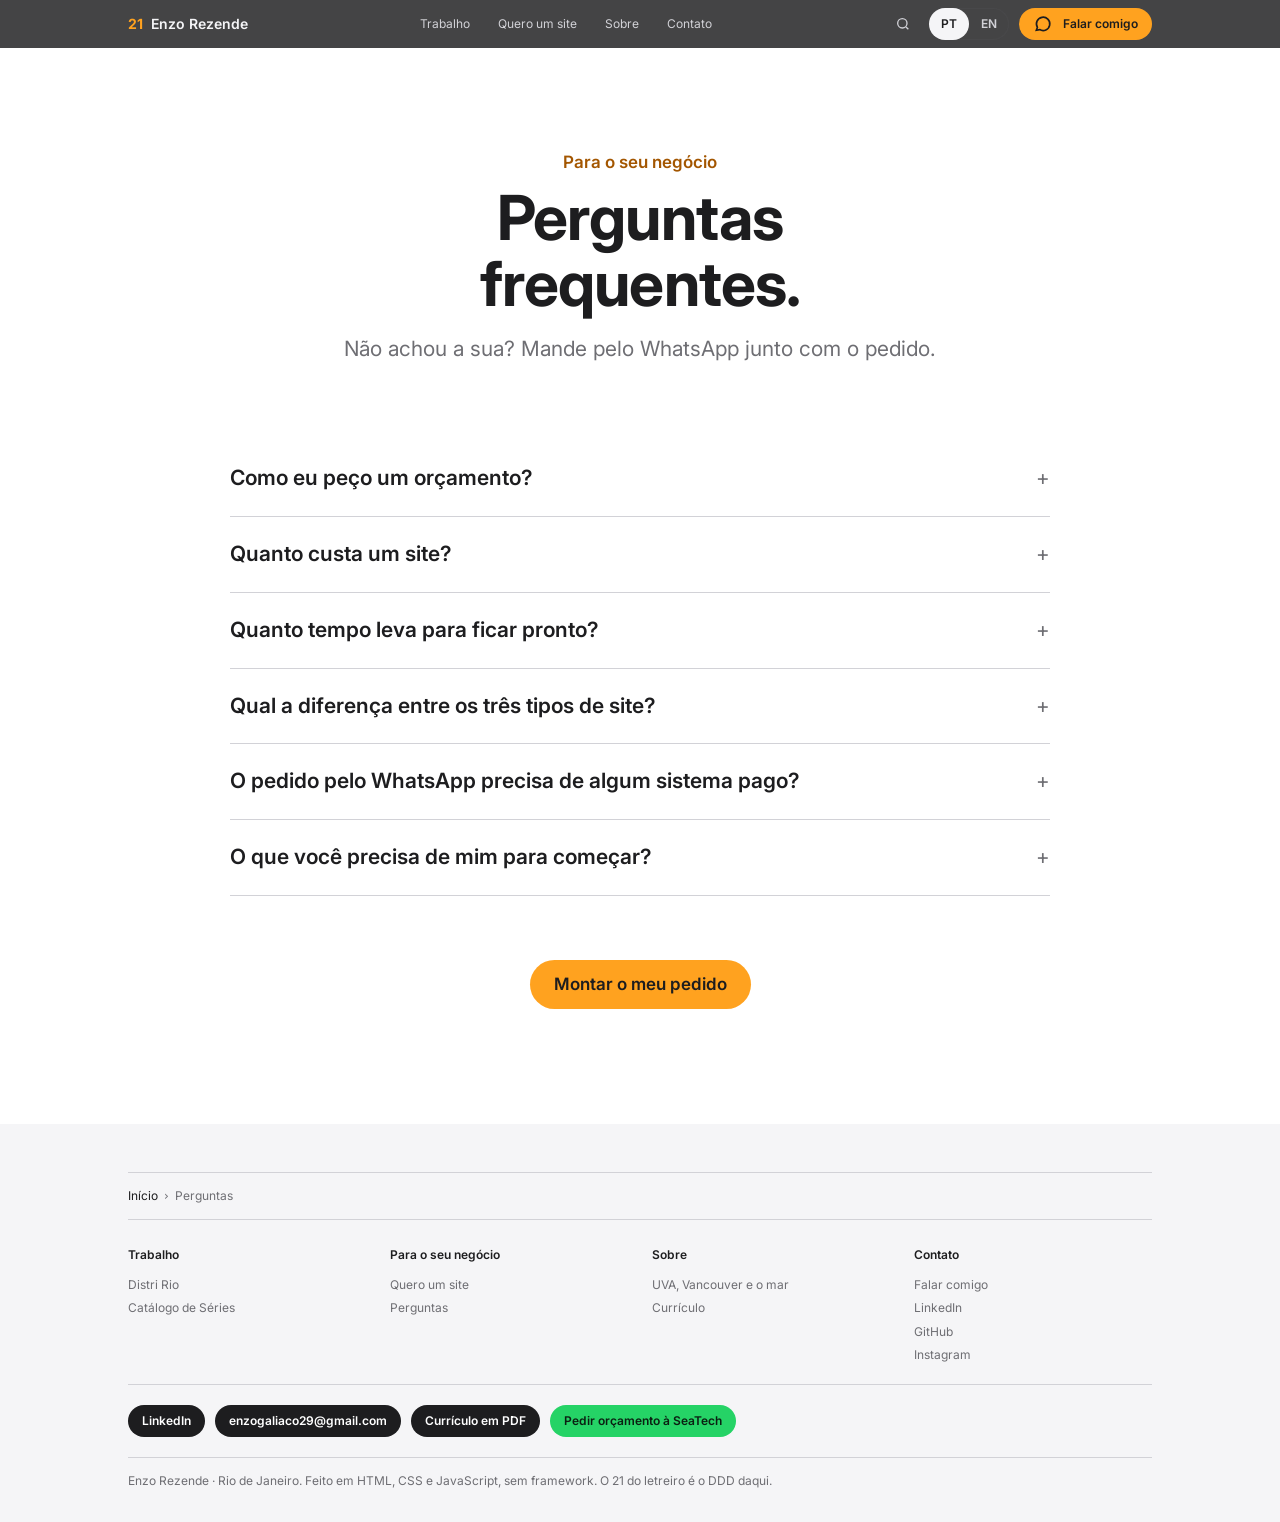
<file: perguntas/index.html>
<!doctype html>
<html lang="pt-BR">
<head>
<meta charset="utf-8">
<meta name="viewport" content="width=device-width, initial-scale=1">
<meta http-equiv="Content-Security-Policy" content="default-src 'self'; script-src 'self'; style-src 'self'; img-src 'self' data:; media-src 'self'; font-src 'self'; connect-src 'self'; object-src 'none'; base-uri 'self'; form-action 'none'">
<meta name="referrer" content="strict-origin-when-cross-origin">
<title>Perguntas frequentes · Enzo Rezende</title>
<meta name="description" content="Perguntas frequentes sobre os sites que o Enzo Rezende faz: como pedir orçamento, o que entra em cada tipo de site e como funciona o pedido pelo WhatsApp.">
<link rel="canonical" href="https://enzogaliazzo.github.io/perguntas/">
<meta property="og:type" content="website">
<meta property="og:locale" content="pt_BR">
<meta property="og:url" content="https://enzogaliazzo.github.io/perguntas/">
<meta property="og:site_name" content="Enzo Rezende">
<meta property="og:title" content="Perguntas frequentes · Enzo Rezende">
<meta property="og:description" content="O que costumam perguntar antes de pedir um site.">
<meta property="og:image" content="https://enzogaliazzo.github.io/og.png">
<meta name="twitter:card" content="summary_large_image">
<meta name="theme-color" content="#f5f5f7">
<link rel="icon" href="/favicon.svg" type="image/svg+xml">
<link rel="preload" href="/fontes/inter.woff2" as="font" type="font/woff2" crossorigin>
<link rel="stylesheet" href="/css/tokens.css">
<link rel="stylesheet" href="/css/base.css">
<link rel="stylesheet" href="/css/componentes.css">
<script type="module" src="/js/nucleo/inicio.js"></script>
</head>
<body data-pagina="perguntas">
<a class="pular" href="#conteudo" data-i18n="pular">Pular para o conteúdo</a>

<!-- comum:barra -->
<header class="barra">
  <div class="barra-linha">
    <a class="marca" href="/" aria-label="21 Enzo Rezende, página inicial" data-i18n-attr="aria-label:marca.rotulo"><span class="marca-linha">21</span> Enzo Rezende</a>
    <nav class="barra-links" aria-label="Principal" data-i18n-attr="aria-label:nav.rotulo">
      <button type="button" data-abre="mega" aria-expanded="false" aria-controls="mega-trabalho" data-i18n="nav.trabalho">Trabalho</button>
      <a href="/quero-um-site/" data-i18n="nav.site">Quero um site</a>
      <a href="/sobre/" data-i18n="nav.sobre">Sobre</a>
      <a href="/contato/" data-i18n="nav.contato">Contato</a>
    </nav>
    <div class="barra-acoes">
      <button type="button" class="barra-icone" data-abre="busca" aria-expanded="false" aria-controls="painel-busca" aria-label="Buscar no site" data-i18n-attr="aria-label:busca.abrir"><svg viewBox="0 0 24 24" fill="none" stroke="currentColor" stroke-width="2" aria-hidden="true"><circle cx="11" cy="11" r="7"/><path d="m20 20-3.5-3.5"/></svg></button>
      <div class="idiomas" role="group" aria-label="Idioma" data-i18n-attr="aria-label:idioma.rotulo"><button type="button" data-idioma="pt" aria-pressed="true" lang="pt-BR">PT</button><button type="button" data-idioma="en" aria-pressed="false" lang="en">EN</button></div>
      <button type="button" class="barra-icone barra-menu" data-abre="menu" aria-expanded="false" aria-controls="menu-celular" aria-label="Abrir o menu" data-i18n-attr="aria-label:menu.abrir"><svg viewBox="0 0 24 24" fill="none" stroke="currentColor" stroke-width="2" aria-hidden="true"><path d="M4 8h16M4 16h16"/></svg></button>
      <a class="botao botao-destaque botao-pequeno botao-falar" data-contato="whatsapp" href="https://wa.me/5521920000983?text=Oi%2C%20Enzo!%20Vi%20seu%20site%20e%20queria%20conversar." rel="noopener"><svg viewBox="0 0 24 24" fill="none" stroke="currentColor" stroke-width="2" aria-hidden="true"><path d="M4 19.5 5.3 16A8 8 0 1 1 8 18.7z"/></svg><span data-i18n="nav.falar">Falar comigo</span></a>
    </div>
  </div>
  <div class="mega" id="mega-trabalho" hidden>
    <div class="mega-grade">
      <div><h2 data-i18n="mega.projetos">Projeto</h2><a href="/distri-rio/">Distri Rio</a><p data-i18n="mega.distri">Site e catálogo de uma distribuidora, no ar.</p></div>
      <div><h2 data-i18n="mega.estudo">Estudo</h2><a href="https://enzogaliazzo.github.io/ProjetoAlura/" rel="noopener" data-i18n="mega.series">Catálogo de Séries</a><p data-i18n="mega.series.texto">Projeto da Alura com dados em JSON.</p></div>
      <div><h2 data-i18n="mega.proximo">Em breve</h2><a href="/#estudo" data-i18n="mega.proximo.link">Próximo projeto</a><p data-i18n="mega.proximo.texto">O próximo trabalho entra aqui.</p></div>
    </div>
  </div>
  <nav class="gaveta-menu" id="menu-celular" aria-label="Menu" data-i18n-attr="aria-label:menu.rotulo" hidden>
    <a href="/distri-rio/">Distri Rio</a>
    <a href="/quero-um-site/" data-i18n="nav.site">Quero um site</a>
    <a href="/sobre/" data-i18n="nav.sobre">Sobre</a>
    <a href="/contato/" data-i18n="nav.contato">Contato</a>
    <a href="/perguntas/" aria-current="page" data-i18n="nav.perguntas">Perguntas</a>
  </nav>
  <div class="busca-painel" id="painel-busca" role="search" hidden>
    <div class="busca-caixa">
      <label for="campo-busca" data-i18n="busca.rotulo">Buscar no site</label>
      <input id="campo-busca" type="search" autocomplete="off" placeholder="Distri Rio, currículo, Vancouver…" data-i18n-attr="placeholder:busca.dica">
      <ul class="busca-sugestoes" aria-live="polite"></ul>
    </div>
  </div>
</header>
<!-- /comum:barra -->

<main id="conteudo">
  <section class="cabeca-pagina clara centro" aria-labelledby="titulo-perguntas">
    <div class="pagina">
      <p class="rotulo" data-i18n="planos.rotulo">Para o seu negócio</p>
      <h1 class="titulo-l" id="titulo-perguntas" data-i18n="perguntas.titulo">Perguntas frequentes.</h1>
      <p class="corpo-l fraco" data-i18n="perguntas.intro">Não achou a sua? Mande pelo WhatsApp junto com o pedido.</p>
    </div>
  </section>

  <section class="secao clara secao-colada" aria-label="Perguntas" data-i18n-attr="aria-label:perguntas.rotulo">
    <div class="pagina">
      <div class="perguntas">
        <details>
          <summary data-i18n="faq.q1">Como eu peço um orçamento?</summary>
          <p data-i18n="faq.a1">Na página Quero um site, escolha o tipo de site, o número de páginas e os extras, e mande o pedido pelo WhatsApp da SeaTech. O orçamento sai na conversa.</p>
        </details>
        <details>
          <summary data-i18n="faq.q2">Quanto custa um site?</summary>
          <p data-i18n="faq.a2">O valor não aparece no site. Ele é combinado direto com a SeaTech, depois de entender o que o seu negócio precisa.</p>
          <p class="perguntas-acao"><a class="botao botao-whats botao-pequeno" data-contato="seatech" href="https://wa.me/5521973030419?text=Oi%2C%20SeaTech!%20Quero%20saber%20o%20valor%20de%20um%20site." rel="noopener" data-i18n="faq.a2.botao">Falar com a SeaTech no WhatsApp</a></p>
        </details>
        <details>
          <summary data-i18n="faq.q3">Quanto tempo leva para ficar pronto?</summary>
          <p data-i18n="faq.a3">Depende do tamanho do site e de quando os textos e as fotos ficam prontos. O prazo é combinado com a SeaTech junto com o orçamento.</p>
        </details>
        <details>
          <summary data-i18n="faq.q4">Qual a diferença entre os três tipos de site?</summary>
          <p data-i18n="faq.a4">O Institucional tem as páginas da empresa e o formulário de contato. O Catálogo com pedido mostra os produtos por seção e marca e manda a lista pronta no WhatsApp. O Completo junta os dois, como no site da Distri Rio.</p>
        </details>
        <details>
          <summary data-i18n="faq.q5">O pedido pelo WhatsApp precisa de algum sistema pago?</summary>
          <p data-i18n="faq.a5">Na Distri Rio, não: a lista vira um link do WhatsApp com a mensagem já escrita, e a pessoa só toca em enviar.</p>
        </details>
        <details>
          <summary data-i18n="faq.q6">O que você precisa de mim para começar?</summary>
          <p data-i18n="faq.a6">O básico: o nome e a logo da empresa, o que você quer dizer em cada página e as fotos. Se for catálogo, a lista de produtos. O que faltar, vocês combinam na conversa.</p>
        </details>
      </div>
      <p class="botoes botoes-centro perguntas-fim"><a class="botao botao-destaque" href="/quero-um-site/#montar" data-i18n="planos.botao">Montar o meu pedido</a></p>
    </div>
  </section>
</main>

<footer class="rodape">
  <div class="pagina">
    <p class="rodape-trilha"><a href="/" data-i18n="trilha.inicio">Início</a><span aria-current="page" data-i18n="nav.perguntas">Perguntas</span></p>
<!-- comum:rodape -->
    <nav class="rodape-colunas" aria-label="Mapa do site" data-i18n-attr="aria-label:rodape.mapa">
      <details open><summary data-i18n="nav.trabalho">Trabalho</summary><ul><li><a href="/distri-rio/">Distri Rio</a></li><li><a href="https://enzogaliazzo.github.io/ProjetoAlura/" rel="noopener" data-i18n="mega.series">Catálogo de Séries</a></li></ul></details>
      <details open><summary data-i18n="planos.rotulo">Para o seu negócio</summary><ul><li><a href="/quero-um-site/" data-i18n="nav.site">Quero um site</a></li><li><a href="/perguntas/" data-i18n="nav.perguntas">Perguntas</a></li></ul></details>
      <details open><summary data-i18n="nav.sobre">Sobre</summary><ul><li><a href="/sobre/" data-i18n="rodape.vida">UVA, Vancouver e o mar</a></li><li><a href="/curriculo.html" data-i18n="rodape.curriculo">Currículo</a></li></ul></details>
      <details open><summary data-i18n="nav.contato">Contato</summary><ul><li><a href="/contato/" data-i18n="rodape.falar">Falar comigo</a></li><li><a href="https://www.linkedin.com/in/enzorezende07/" rel="noopener">LinkedIn</a></li><li><a href="https://github.com/EnzoGaliazzo" rel="noopener">GitHub</a></li><li><a href="https://www.instagram.com/galiaco0/" rel="noopener">Instagram</a></li></ul></details>
    </nav>
    <div class="rodape-contato">
      <a class="botao botao-escuro botao-pequeno" data-contato="linkedin" href="https://www.linkedin.com/in/enzorezende07/" rel="noopener">LinkedIn</a>
      <a class="botao botao-escuro botao-pequeno" data-contato="email" data-email href="/contato/"><span data-email-texto>enzogaliaco29 (arroba) gmail.com</span></a>
      <a class="botao botao-escuro botao-pequeno" data-contato="curriculo" href="/curriculo-enzo-rezende.pdf" data-i18n="rodape.pdf" data-i18n-attr="href:rodape.pdf.link">Currículo em PDF</a>
      <a class="botao botao-whats botao-pequeno" data-contato="orcamento" href="https://wa.me/5521973030419?text=Oi%2C%20SeaTech!%20Quero%20um%20site%20para%20o%20meu%20neg%C3%B3cio." rel="noopener" data-i18n="rodape.orcamento">Pedir orçamento à SeaTech</a>
    </div>
    <p class="rodape-legal" data-i18n="rodape.legal">Enzo Rezende · Rio de Janeiro. Feito em HTML, CSS e JavaScript, sem framework. O 21 do letreiro é o DDD daqui.</p>
<!-- /comum:rodape -->
  </div>
</footer>
</body>
</html>
</file>
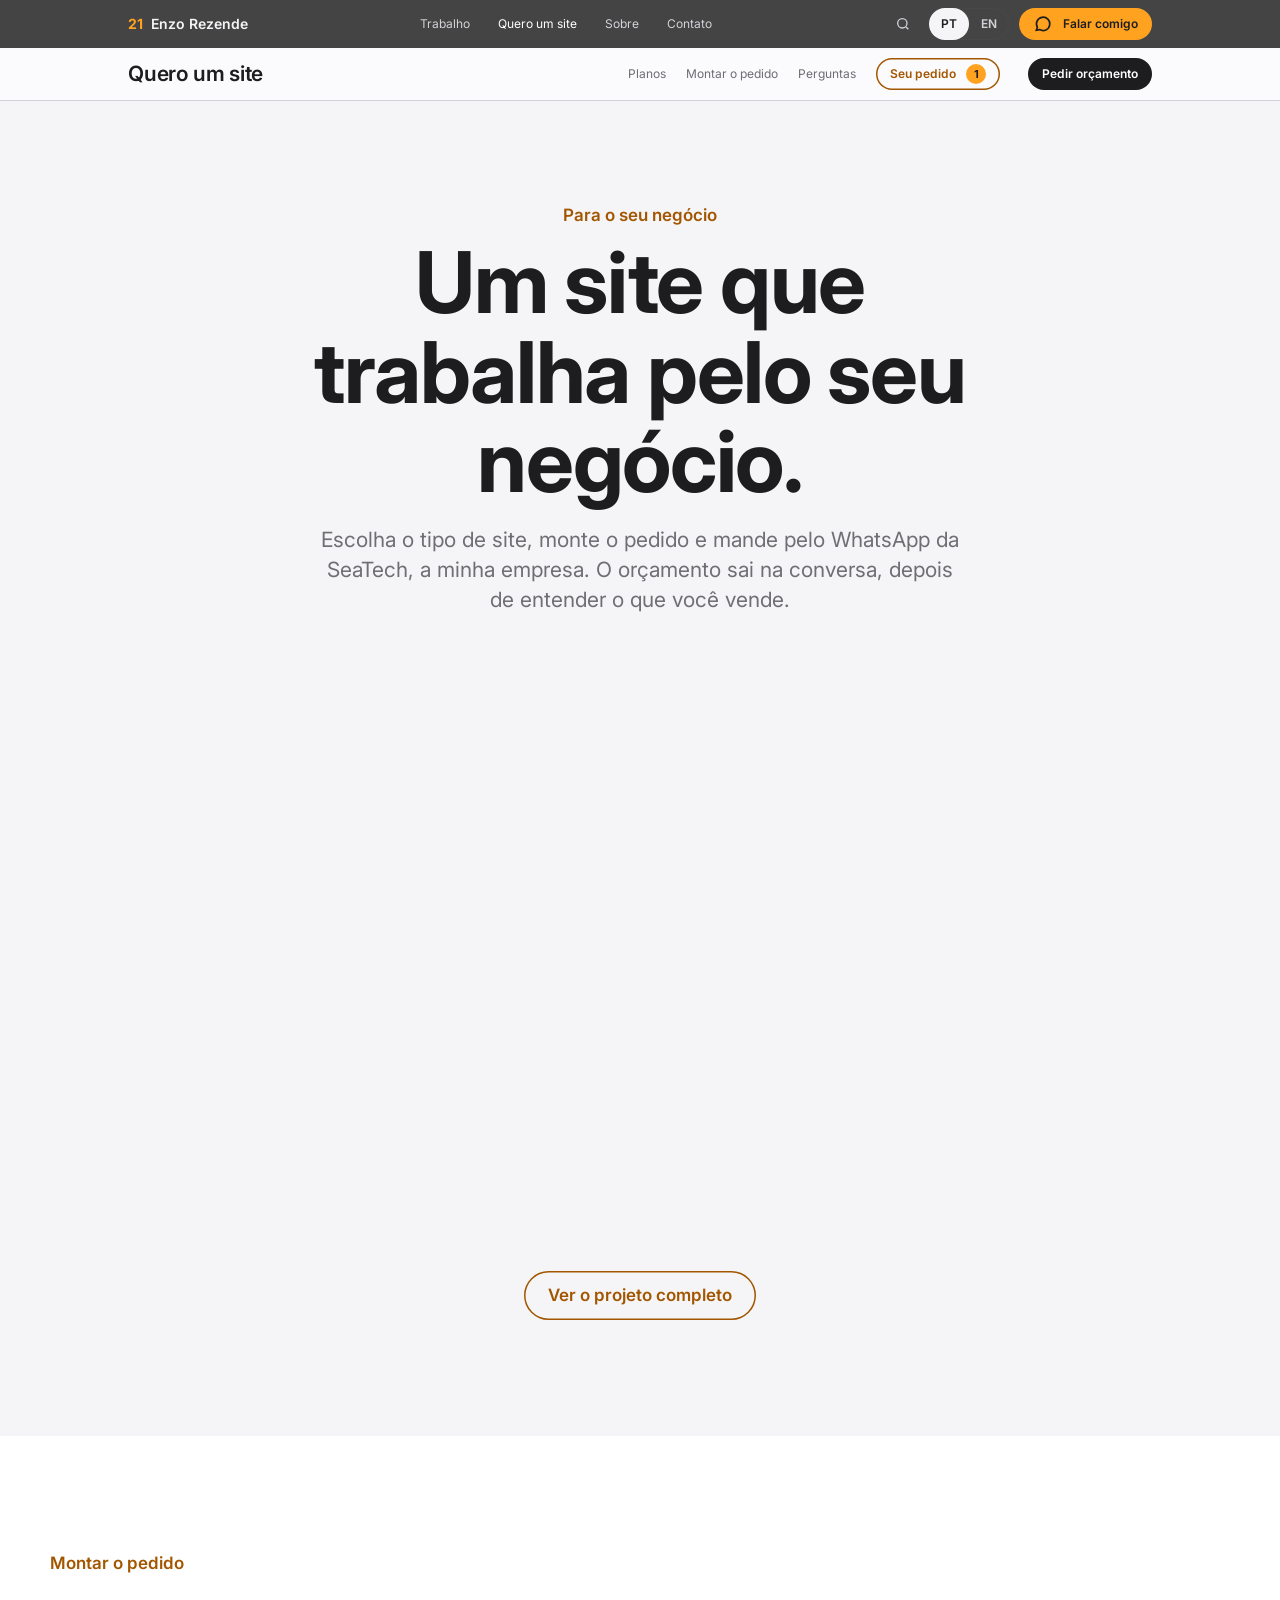
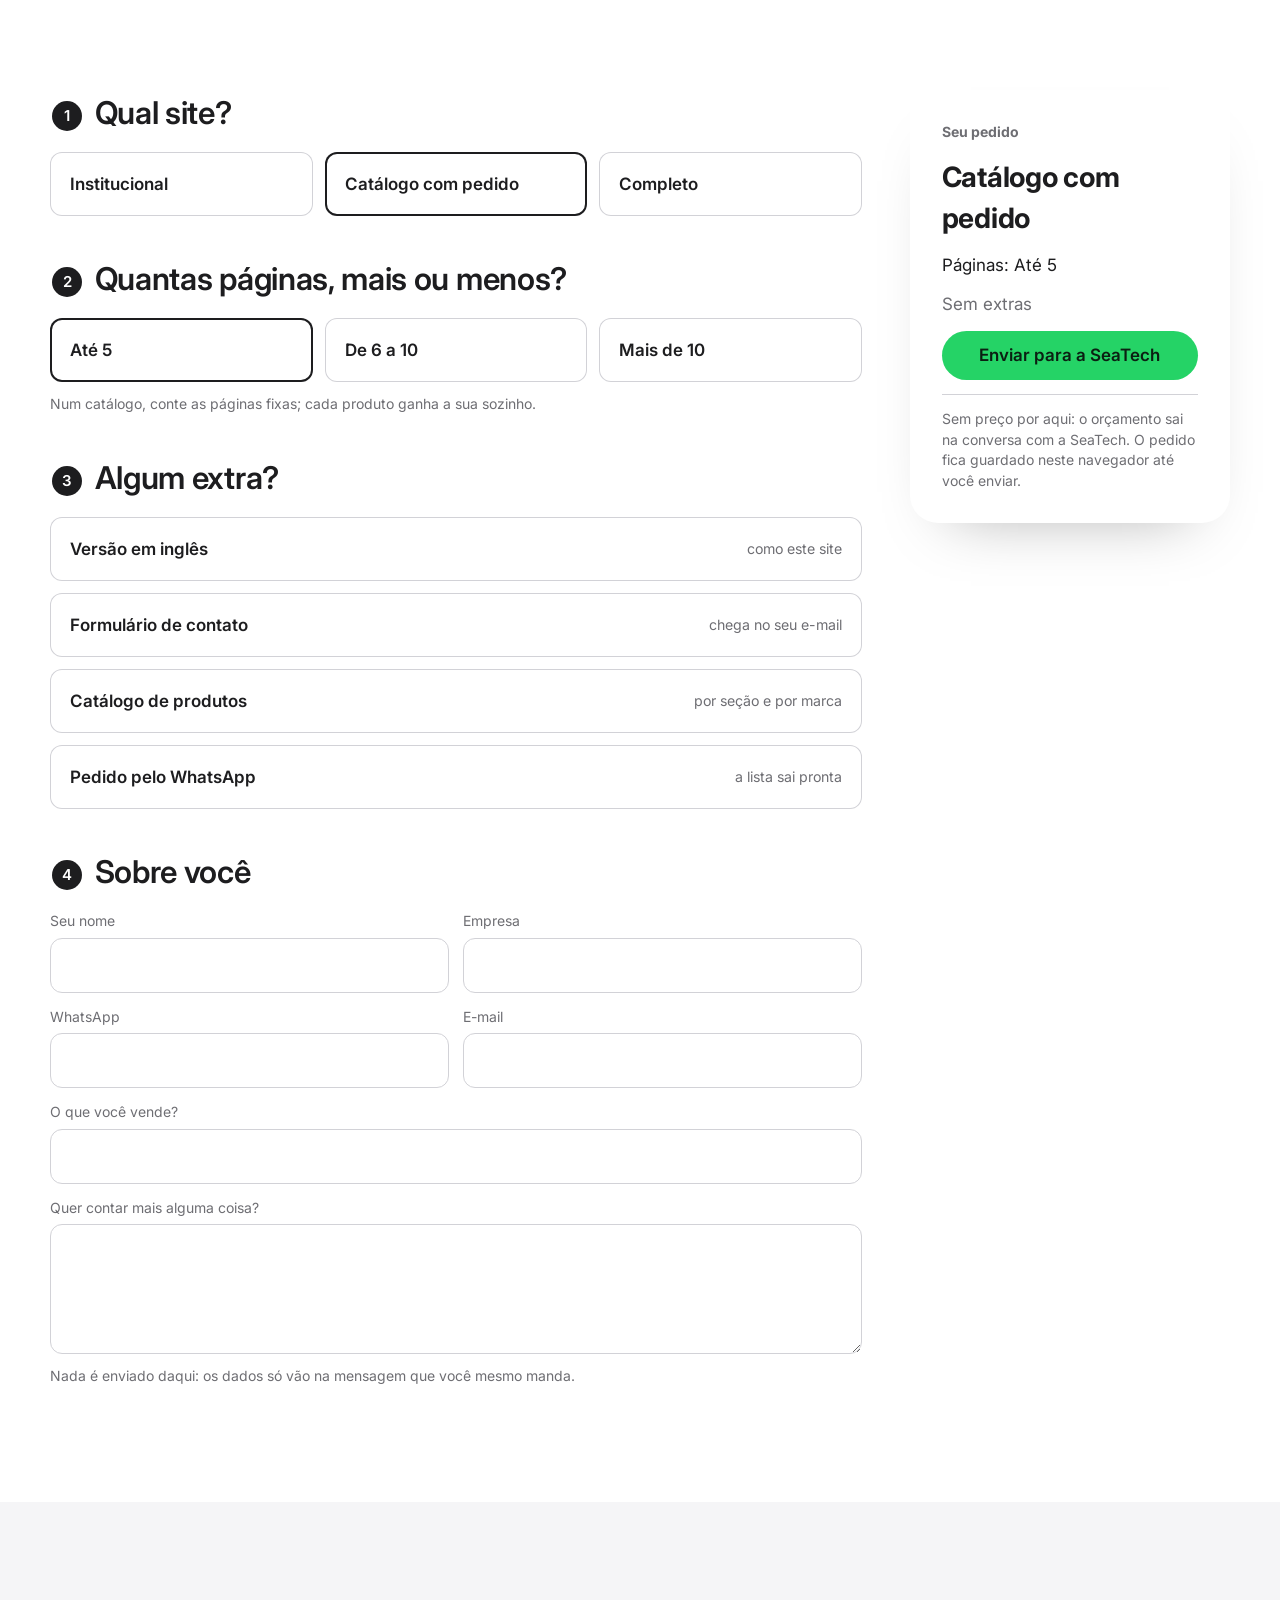
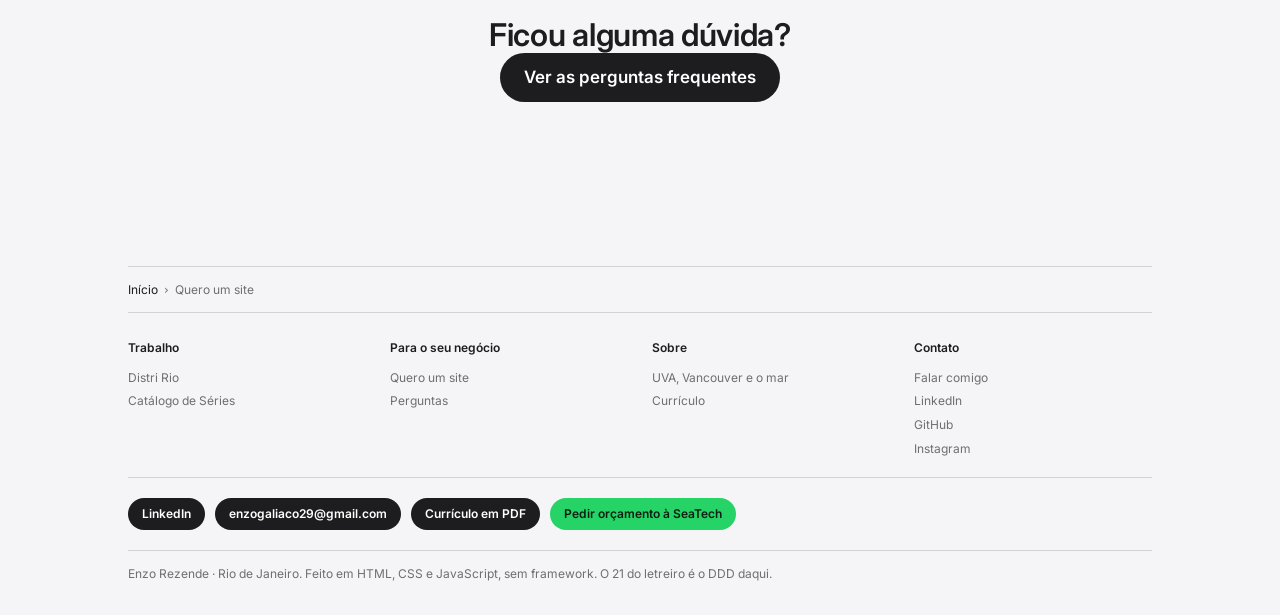
<file: quero-um-site/index.html>
<!doctype html>
<html lang="pt-BR">
<head>
<meta charset="utf-8">
<meta name="viewport" content="width=device-width, initial-scale=1">
<meta http-equiv="Content-Security-Policy" content="default-src 'self'; script-src 'self'; style-src 'self'; img-src 'self' data:; media-src 'self'; font-src 'self'; connect-src 'self'; object-src 'none'; base-uri 'self'; form-action 'none'">
<meta name="referrer" content="strict-origin-when-cross-origin">
<title>Quero um site · Enzo Rezende</title>
<meta name="description" content="Site institucional, catálogo com pedido pelo WhatsApp ou os dois. Monte o pedido de orçamento e mande pelo WhatsApp da SeaTech, a empresa do Enzo Rezende.">
<link rel="canonical" href="https://enzogaliazzo.github.io/quero-um-site/">
<meta property="og:type" content="website">
<meta property="og:locale" content="pt_BR">
<meta property="og:url" content="https://enzogaliazzo.github.io/quero-um-site/">
<meta property="og:site_name" content="Enzo Rezende">
<meta property="og:title" content="Quero um site · Enzo Rezende">
<meta property="og:description" content="Um site que trabalha pelo seu negócio. Monte o pedido e mande pelo WhatsApp.">
<meta property="og:image" content="https://enzogaliazzo.github.io/og.png">
<meta name="twitter:card" content="summary_large_image">
<meta name="theme-color" content="#f5f5f7">
<link rel="icon" href="/favicon.svg" type="image/svg+xml">
<link rel="preload" href="/fontes/inter.woff2" as="font" type="font/woff2" crossorigin>
<link rel="stylesheet" href="/css/tokens.css">
<link rel="stylesheet" href="/css/base.css">
<link rel="stylesheet" href="/css/componentes.css">
<script type="application/ld+json">
{
  "@context": "https://schema.org",
  "@type": "Service",
  "name": "Criação de sites",
  "serviceType": "Criação de sites",
  "url": "https://enzogaliazzo.github.io/quero-um-site/",
  "provider": { "@type": "Organization", "name": "SeaTech", "telephone": "+55 21 97303-0419" },
  "hasOfferCatalog": {
    "@type": "OfferCatalog",
    "name": "Tipos de site",
    "itemListElement": [
      { "@type": "Offer", "itemOffered": { "@type": "Service", "name": "Site institucional" } },
      { "@type": "Offer", "itemOffered": { "@type": "Service", "name": "Catálogo com pedido pelo WhatsApp" } },
      { "@type": "Offer", "itemOffered": { "@type": "Service", "name": "Site completo: institucional e catálogo" } }
    ]
  }
}
</script>
<script type="module" src="/js/nucleo/inicio.js"></script>
</head>
<body data-pagina="site">
<a class="pular" href="#conteudo" data-i18n="pular">Pular para o conteúdo</a>

<!-- comum:barra -->
<header class="barra">
  <div class="barra-linha">
    <a class="marca" href="/" aria-label="21 Enzo Rezende, página inicial" data-i18n-attr="aria-label:marca.rotulo"><span class="marca-linha">21</span> Enzo Rezende</a>
    <nav class="barra-links" aria-label="Principal" data-i18n-attr="aria-label:nav.rotulo">
      <button type="button" data-abre="mega" aria-expanded="false" aria-controls="mega-trabalho" data-i18n="nav.trabalho">Trabalho</button>
      <a href="/quero-um-site/" aria-current="page" data-i18n="nav.site">Quero um site</a>
      <a href="/sobre/" data-i18n="nav.sobre">Sobre</a>
      <a href="/contato/" data-i18n="nav.contato">Contato</a>
    </nav>
    <div class="barra-acoes">
      <button type="button" class="barra-icone" data-abre="busca" aria-expanded="false" aria-controls="painel-busca" aria-label="Buscar no site" data-i18n-attr="aria-label:busca.abrir"><svg viewBox="0 0 24 24" fill="none" stroke="currentColor" stroke-width="2" aria-hidden="true"><circle cx="11" cy="11" r="7"/><path d="m20 20-3.5-3.5"/></svg></button>
      <div class="idiomas" role="group" aria-label="Idioma" data-i18n-attr="aria-label:idioma.rotulo"><button type="button" data-idioma="pt" aria-pressed="true" lang="pt-BR">PT</button><button type="button" data-idioma="en" aria-pressed="false" lang="en">EN</button></div>
      <button type="button" class="barra-icone barra-menu" data-abre="menu" aria-expanded="false" aria-controls="menu-celular" aria-label="Abrir o menu" data-i18n-attr="aria-label:menu.abrir"><svg viewBox="0 0 24 24" fill="none" stroke="currentColor" stroke-width="2" aria-hidden="true"><path d="M4 8h16M4 16h16"/></svg></button>
      <a class="botao botao-destaque botao-pequeno botao-falar" data-contato="whatsapp" href="https://wa.me/5521920000983?text=Oi%2C%20Enzo!%20Vi%20seu%20site%20e%20queria%20conversar." rel="noopener"><svg viewBox="0 0 24 24" fill="none" stroke="currentColor" stroke-width="2" aria-hidden="true"><path d="M4 19.5 5.3 16A8 8 0 1 1 8 18.7z"/></svg><span data-i18n="nav.falar">Falar comigo</span></a>
    </div>
  </div>
  <div class="mega" id="mega-trabalho" hidden>
    <div class="mega-grade">
      <div><h2 data-i18n="mega.projetos">Projeto</h2><a href="/distri-rio/">Distri Rio</a><p data-i18n="mega.distri">Site e catálogo de uma distribuidora, no ar.</p></div>
      <div><h2 data-i18n="mega.estudo">Estudo</h2><a href="https://enzogaliazzo.github.io/ProjetoAlura/" rel="noopener" data-i18n="mega.series">Catálogo de Séries</a><p data-i18n="mega.series.texto">Projeto da Alura com dados em JSON.</p></div>
      <div><h2 data-i18n="mega.proximo">Em breve</h2><a href="/#estudo" data-i18n="mega.proximo.link">Próximo projeto</a><p data-i18n="mega.proximo.texto">O próximo trabalho entra aqui.</p></div>
    </div>
  </div>
  <nav class="gaveta-menu" id="menu-celular" aria-label="Menu" data-i18n-attr="aria-label:menu.rotulo" hidden>
    <a href="/distri-rio/">Distri Rio</a>
    <a href="/quero-um-site/" aria-current="page" data-i18n="nav.site">Quero um site</a>
    <a href="/sobre/" data-i18n="nav.sobre">Sobre</a>
    <a href="/contato/" data-i18n="nav.contato">Contato</a>
    <a href="/perguntas/" data-i18n="nav.perguntas">Perguntas</a>
  </nav>
  <div class="busca-painel" id="painel-busca" role="search" hidden>
    <div class="busca-caixa">
      <label for="campo-busca" data-i18n="busca.rotulo">Buscar no site</label>
      <input id="campo-busca" type="search" autocomplete="off" placeholder="Distri Rio, currículo, Vancouver…" data-i18n-attr="placeholder:busca.dica">
      <ul class="busca-sugestoes" aria-live="polite"></ul>
    </div>
  </div>
</header>
<!-- /comum:barra -->

<main id="conteudo">
  <nav class="local" aria-label="Nesta página" data-i18n-attr="aria-label:local.rotulo">
    <div class="local-linha">
      <p class="local-nome" data-i18n="nav.site">Quero um site</p>
      <div class="local-abas">
        <a href="#planos" data-i18n="site.aba.planos">Planos</a>
        <a href="#montar" data-i18n="site.aba.montar">Montar o pedido</a>
        <a href="/perguntas/" data-i18n="nav.perguntas">Perguntas</a>
      </div>
      <button type="button" class="botao botao-contorno botao-pequeno" data-abre-gaveta><span data-i18n="site.seu">Seu pedido</span> <span class="contador-pedido" data-contador-pedido>1</span></button>
      <a class="botao botao-escuro botao-pequeno" href="#montar" data-i18n="site.pedir">Pedir orçamento</a>
    </div>
  </nav>

  <section class="cabeca-pagina nevoa centro" aria-labelledby="titulo-site">
    <div class="pagina">
      <p class="rotulo" data-i18n="planos.rotulo">Para o seu negócio</p>
      <h1 class="titulo-xl" id="titulo-site" data-i18n="site.titulo">Um site que trabalha pelo seu negócio.</h1>
      <p class="corpo-l fraco" data-i18n="site.intro">Escolha o tipo de site, monte o pedido e mande pelo WhatsApp da SeaTech, a minha empresa. O orçamento sai na conversa, depois de entender o que você vende.</p>
    </div>
  </section>

  <!-- Planos lado a lado, sem preço -->
  <section class="secao nevoa" id="planos" aria-labelledby="titulo-planos">
    <div class="pagina">
      <h2 class="sr" id="titulo-planos" data-i18n="site.aba.planos">Planos</h2>
      <div class="planos">
        <article class="plano" data-revelar>
          <h3 data-i18n="plano1.t">Institucional</h3>
          <p class="fraco" data-i18n="site.p1.d">As páginas da empresa, para ser achada e passar confiança.</p>
          <ul>
            <li data-i18n="site.p1.i1">Quem somos, serviços, contato e trabalhe conosco</li>
            <li data-i18n="site.p1.i2">Formulário que chega no seu e-mail</li>
            <li data-i18n="site.p1.i3">SEO técnico: sitemap e dados estruturados</li>
            <li data-i18n="site.p1.i4">Aviso de cookies conforme a LGPD</li>
          </ul>
          <p class="plano-prova" data-i18n="plano1.p">Na Distri Rio: 9 páginas principais.</p>
        </article>
        <article class="plano plano-destaque" data-revelar data-revelar-atraso="1">
          <h3 data-i18n="plano2.t">Catálogo com pedido</h3>
          <p class="fraco" data-i18n="site.p2.d">Seus produtos na vitrine e o pedido chegando pronto no WhatsApp.</p>
          <ul>
            <li data-i18n="site.p2.i1">Catálogo por seção e por marca</li>
            <li data-i18n="site.p2.i2">Busca e filtros</li>
            <li data-i18n="site.p2.i3">Lista de pedido que sai pronta no WhatsApp</li>
            <li data-i18n="site.p2.i4">Uma página por produto, boa para o Google</li>
          </ul>
          <p class="plano-prova" data-i18n="plano2.p">Na Distri Rio: 333 produtos.</p>
        </article>
        <article class="plano" data-revelar data-revelar-atraso="2">
          <h3 data-i18n="plano3.t">Completo</h3>
          <p class="fraco" data-i18n="site.p3.d">Institucional e catálogo no mesmo site.</p>
          <ul>
            <li data-i18n="site.p3.i1">Tudo do Institucional</li>
            <li data-i18n="site.p3.i2">Tudo do Catálogo com pedido</li>
            <li data-i18n="site.p3.i3">Conferência automática antes de cada publicação</li>
          </ul>
          <p class="plano-prova" data-i18n="site.p3.p">É o que a Distri Rio tem.</p>
        </article>
      </div>
      <p class="botoes botoes-centro planos-ver"><a class="botao botao-contorno" href="/distri-rio/" data-i18n="modal.projeto">Ver o projeto completo</a></p>
    </div>
  </section>

  <!-- Configurador: o resumo ao lado atualiza enquanto a pessoa escolhe -->
  <section class="secao clara" id="montar" aria-labelledby="titulo-montar">
    <div class="pagina">
      <div class="cabeca-secao">
        <p class="rotulo" data-i18n="site.aba.montar">Montar o pedido</p>
        <h2 class="titulo-m" id="titulo-montar" data-revelar="desfoque" data-i18n="site.montar.titulo">Quatro escolhas e pronto.</h2>
      </div>
      <div class="config">
        <form class="config-passos" data-configurador novalidate>
          <fieldset class="config-passo">
            <legend><span class="passo-num">1</span> <span data-i18n="site.l1">Qual site?</span></legend>
            <div class="opcoes opcoes-3">
              <label class="opcao"><input type="radio" name="plano" value="institucional"><span data-rotulo data-i18n="plano1.t">Institucional</span></label>
              <label class="opcao"><input type="radio" name="plano" value="catalogo" checked><span data-rotulo data-i18n="plano2.t">Catálogo com pedido</span></label>
              <label class="opcao"><input type="radio" name="plano" value="completo"><span data-rotulo data-i18n="plano3.t">Completo</span></label>
            </div>
          </fieldset>
          <fieldset class="config-passo">
            <legend><span class="passo-num">2</span> <span data-i18n="site.l2">Quantas páginas, mais ou menos?</span></legend>
            <div class="opcoes opcoes-3">
              <label class="opcao"><input type="radio" name="paginas" value="ate-5" checked><span data-rotulo data-i18n="site.pg1">Até 5</span></label>
              <label class="opcao"><input type="radio" name="paginas" value="6-a-10"><span data-rotulo data-i18n="site.pg2">De 6 a 10</span></label>
              <label class="opcao"><input type="radio" name="paginas" value="mais-de-10"><span data-rotulo data-i18n="site.pg3">Mais de 10</span></label>
            </div>
            <p class="dica fraco" data-i18n="site.pg.dica">Num catálogo, conte as páginas fixas; cada produto ganha a sua sozinho.</p>
          </fieldset>
          <fieldset class="config-passo">
            <legend><span class="passo-num">3</span> <span data-i18n="site.l3">Algum extra?</span></legend>
            <div class="opcoes">
              <label class="opcao"><input type="checkbox" name="extras" value="ingles"><span data-rotulo data-i18n="site.e1">Versão em inglês</span><small data-i18n="site.e1.d">como este site</small></label>
              <label class="opcao"><input type="checkbox" name="extras" value="formulario"><span data-rotulo data-i18n="site.e2">Formulário de contato</span><small data-i18n="site.e2.d">chega no seu e-mail</small></label>
              <label class="opcao"><input type="checkbox" name="extras" value="catalogo"><span data-rotulo data-i18n="site.e3">Catálogo de produtos</span><small data-i18n="site.e3.d">por seção e por marca</small></label>
              <label class="opcao"><input type="checkbox" name="extras" value="whatsapp"><span data-rotulo data-i18n="site.e4">Pedido pelo WhatsApp</span><small data-i18n="site.e4.d">a lista sai pronta</small></label>
            </div>
          </fieldset>
          <fieldset class="config-passo">
            <legend><span class="passo-num">4</span> <span data-i18n="site.l4">Sobre você</span></legend>
            <div class="campos">
              <label class="campo"><span data-i18n="site.c.nome">Seu nome</span><input name="nome" autocomplete="name"></label>
              <label class="campo"><span data-i18n="site.c.empresa">Empresa</span><input name="empresa" autocomplete="organization"></label>
              <label class="campo"><span>WhatsApp</span><input name="whatsapp" type="tel" inputmode="tel" autocomplete="tel"></label>
              <label class="campo"><span>E-mail</span><input name="email" type="email" autocomplete="email"></label>
              <label class="campo campo-inteiro"><span data-i18n="site.c.vende">O que você vende?</span><input name="vende"></label>
              <label class="campo campo-inteiro"><span data-i18n="site.c.msg">Quer contar mais alguma coisa?</span><textarea name="mensagem" rows="4"></textarea></label>
            </div>
            <p class="dica fraco" data-i18n="site.c.privacidade">Nada é enviado daqui: os dados só vão na mensagem que você mesmo manda.</p>
          </fieldset>
        </form>

        <aside class="resumo" aria-labelledby="titulo-resumo">
          <h2 class="bloco-rotulo" id="titulo-resumo" data-i18n="site.seu">Seu pedido</h2>
          <p class="resumo-plano" data-resumo="plano" aria-live="polite">Catálogo com pedido</p>
          <p><span data-i18n="site.r.paginas">Páginas:</span> <span data-resumo="paginas">Até 5</span></p>
          <p class="fraco" data-resumo="extras">Sem extras</p>
          <a class="botao botao-whats" data-enviar="whatsapp" href="https://wa.me/5521973030419?text=Oi%2C%20SeaTech!%20Quero%20um%20site%20para%20o%20meu%20neg%C3%B3cio." rel="noopener" data-i18n="site.enviar.whats">Enviar para a SeaTech</a>
          <p class="resumo-aviso" data-i18n="site.aviso">Sem preço por aqui: o orçamento sai na conversa com a SeaTech. O pedido fica guardado neste navegador até você enviar.</p>
        </aside>
      </div>
    </div>
  </section>

  <section class="secao nevoa centro" aria-labelledby="titulo-duvida">
    <div class="pagina">
      <h2 class="titulo-s" id="titulo-duvida" data-i18n="site.duvida">Ficou alguma dúvida?</h2>
      <p class="botoes botoes-centro"><a class="botao botao-escuro" href="/perguntas/" data-i18n="site.duvida.botao">Ver as perguntas frequentes</a></p>
    </div>
  </section>
</main>

<!-- Gaveta "Seu pedido": o mesmo resumo, aberto de qualquer ponto da página -->
<dialog class="gaveta" id="gaveta-pedido" aria-labelledby="titulo-gaveta">
  <div class="gaveta-topo">
    <h2 class="titulo-s" id="titulo-gaveta" data-i18n="site.seu">Seu pedido</h2>
    <button type="button" class="botao-redondo" data-fechar aria-label="Fechar" data-i18n-attr="aria-label:fechar"><svg viewBox="0 0 24 24" fill="none" stroke="currentColor" stroke-width="2.4" aria-hidden="true"><path d="M6 6l12 12M18 6 6 18"/></svg></button>
  </div>
  <p class="resumo-plano" data-resumo="plano">Catálogo com pedido</p>
  <p><span data-i18n="site.r.paginas">Páginas:</span> <span data-resumo="paginas">Até 5</span></p>
  <p class="fraco" data-resumo="extras">Sem extras</p>
  <div class="gaveta-rodape">
    <a class="botao botao-whats" data-enviar="whatsapp" href="https://wa.me/5521973030419?text=Oi%2C%20SeaTech!%20Quero%20um%20site%20para%20o%20meu%20neg%C3%B3cio." rel="noopener" data-i18n="site.enviar.whats">Enviar para a SeaTech</a>
    <a class="botao botao-contorno" href="#montar" data-fechar data-i18n="site.editar">Editar o pedido</a>
  </div>
</dialog>

<footer class="rodape">
  <div class="pagina">
    <p class="rodape-trilha"><a href="/" data-i18n="trilha.inicio">Início</a><span aria-current="page" data-i18n="nav.site">Quero um site</span></p>
<!-- comum:rodape -->
    <nav class="rodape-colunas" aria-label="Mapa do site" data-i18n-attr="aria-label:rodape.mapa">
      <details open><summary data-i18n="nav.trabalho">Trabalho</summary><ul><li><a href="/distri-rio/">Distri Rio</a></li><li><a href="https://enzogaliazzo.github.io/ProjetoAlura/" rel="noopener" data-i18n="mega.series">Catálogo de Séries</a></li></ul></details>
      <details open><summary data-i18n="planos.rotulo">Para o seu negócio</summary><ul><li><a href="/quero-um-site/" data-i18n="nav.site">Quero um site</a></li><li><a href="/perguntas/" data-i18n="nav.perguntas">Perguntas</a></li></ul></details>
      <details open><summary data-i18n="nav.sobre">Sobre</summary><ul><li><a href="/sobre/" data-i18n="rodape.vida">UVA, Vancouver e o mar</a></li><li><a href="/curriculo.html" data-i18n="rodape.curriculo">Currículo</a></li></ul></details>
      <details open><summary data-i18n="nav.contato">Contato</summary><ul><li><a href="/contato/" data-i18n="rodape.falar">Falar comigo</a></li><li><a href="https://www.linkedin.com/in/enzorezende07/" rel="noopener">LinkedIn</a></li><li><a href="https://github.com/EnzoGaliazzo" rel="noopener">GitHub</a></li><li><a href="https://www.instagram.com/galiaco0/" rel="noopener">Instagram</a></li></ul></details>
    </nav>
    <div class="rodape-contato">
      <a class="botao botao-escuro botao-pequeno" data-contato="linkedin" href="https://www.linkedin.com/in/enzorezende07/" rel="noopener">LinkedIn</a>
      <a class="botao botao-escuro botao-pequeno" data-contato="email" data-email href="/contato/"><span data-email-texto>enzogaliaco29 (arroba) gmail.com</span></a>
      <a class="botao botao-escuro botao-pequeno" data-contato="curriculo" href="/curriculo-enzo-rezende.pdf" data-i18n="rodape.pdf" data-i18n-attr="href:rodape.pdf.link">Currículo em PDF</a>
      <a class="botao botao-whats botao-pequeno" data-contato="orcamento" href="https://wa.me/5521973030419?text=Oi%2C%20SeaTech!%20Quero%20um%20site%20para%20o%20meu%20neg%C3%B3cio." rel="noopener" data-i18n="rodape.orcamento">Pedir orçamento à SeaTech</a>
    </div>
    <p class="rodape-legal" data-i18n="rodape.legal">Enzo Rezende · Rio de Janeiro. Feito em HTML, CSS e JavaScript, sem framework. O 21 do letreiro é o DDD daqui.</p>
<!-- /comum:rodape -->
  </div>
</footer>
</body>
</html>
</file>
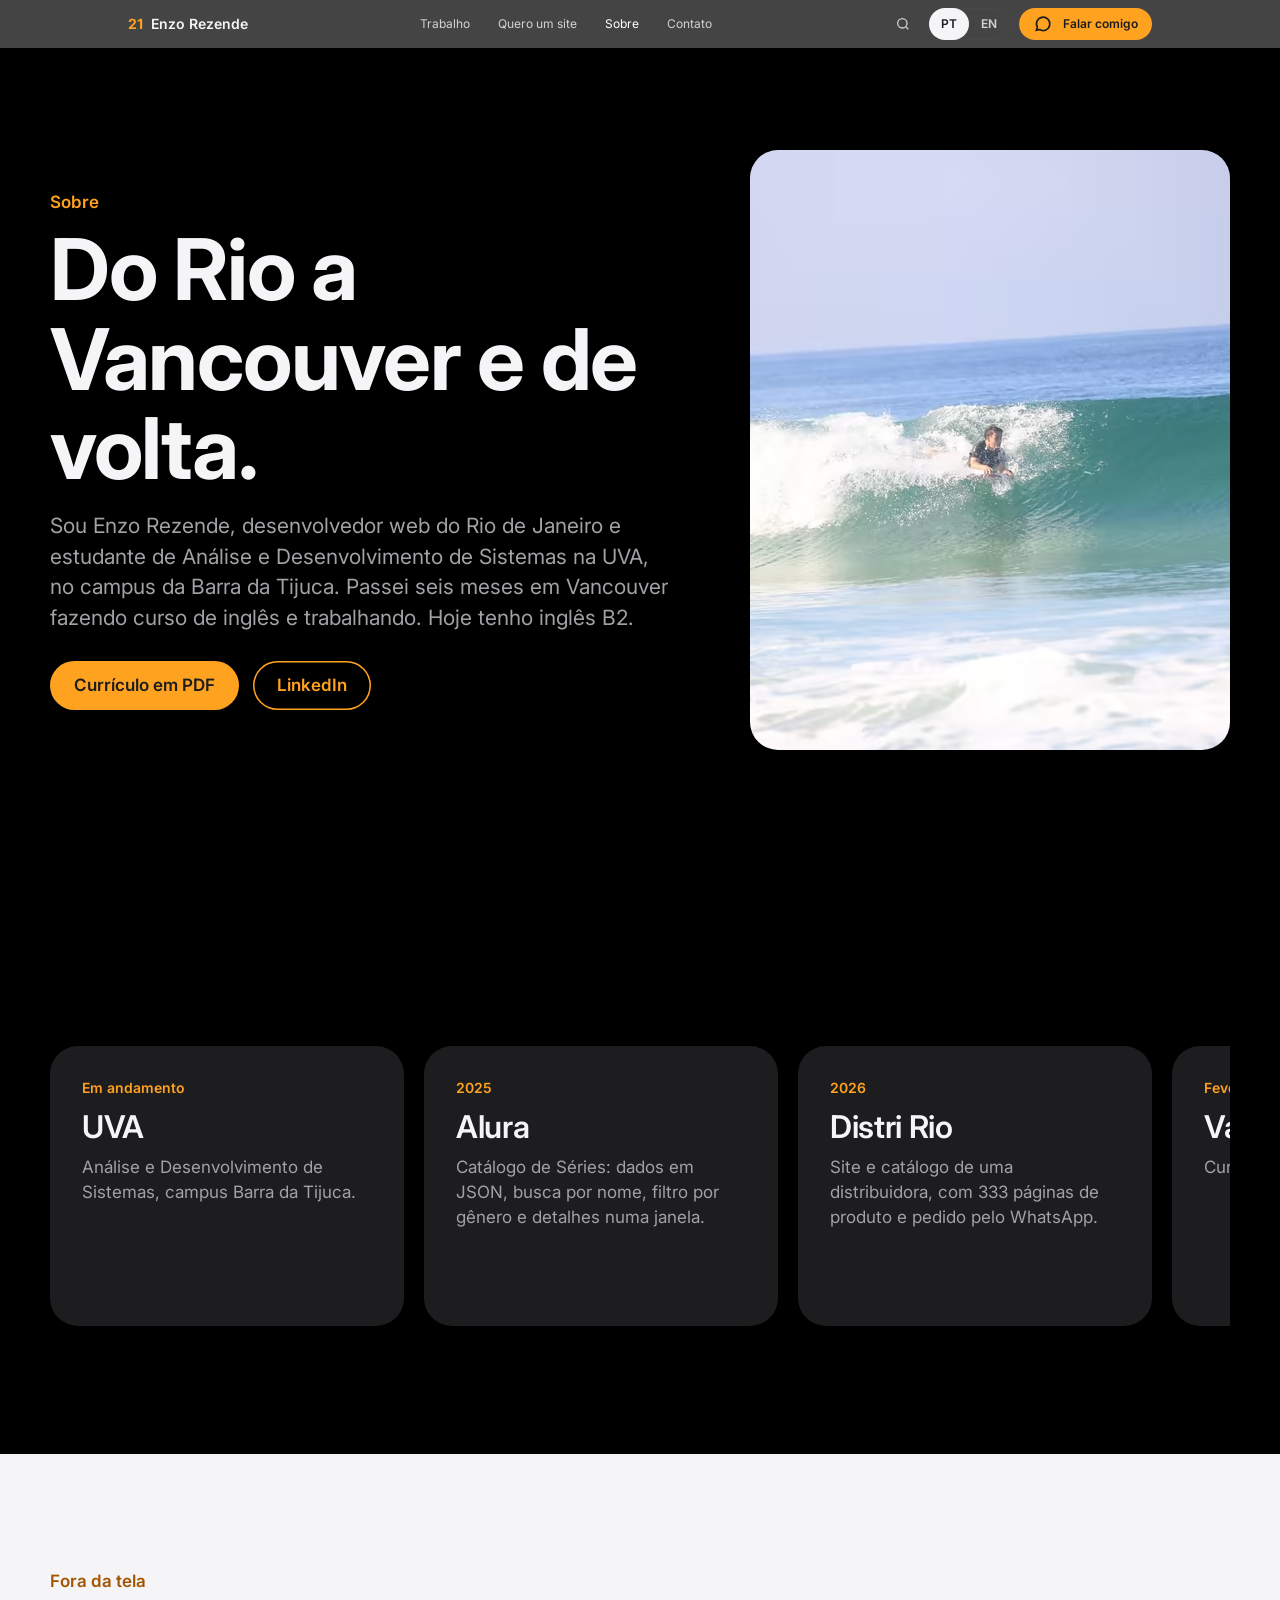
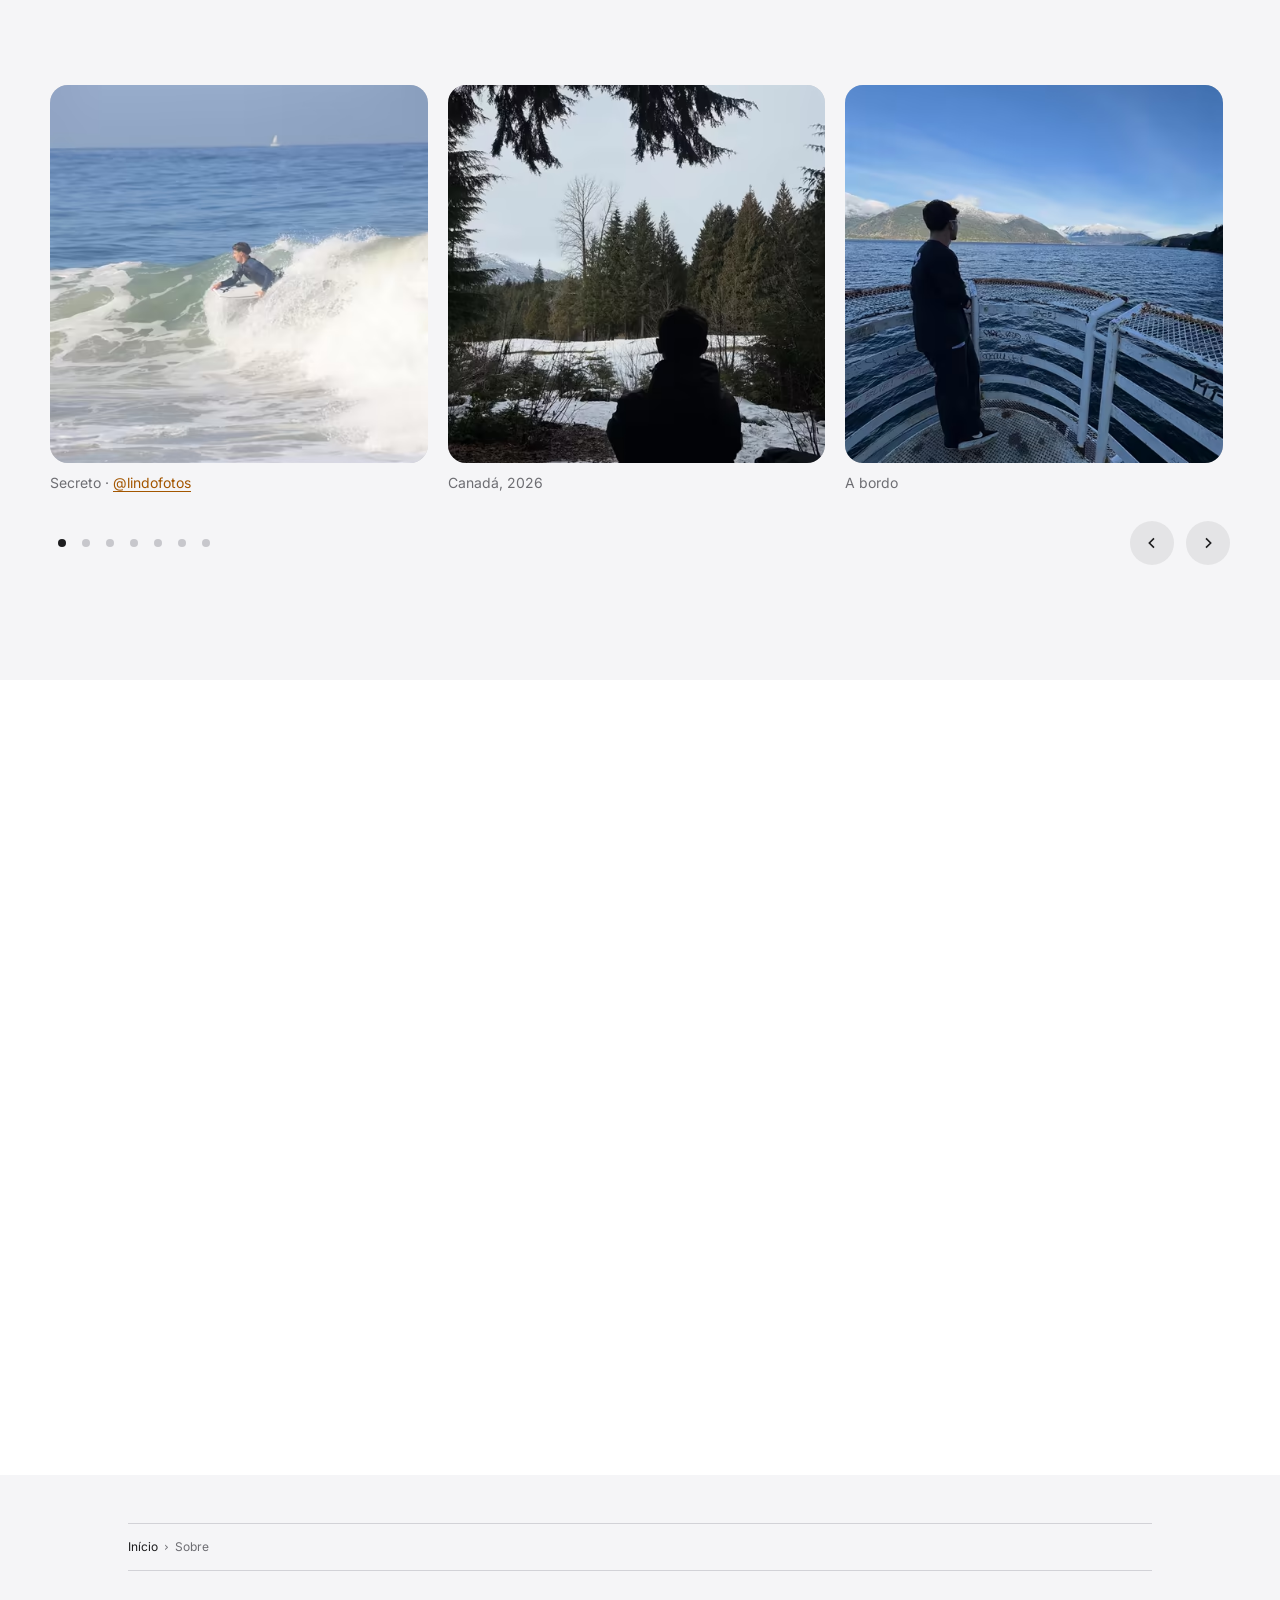
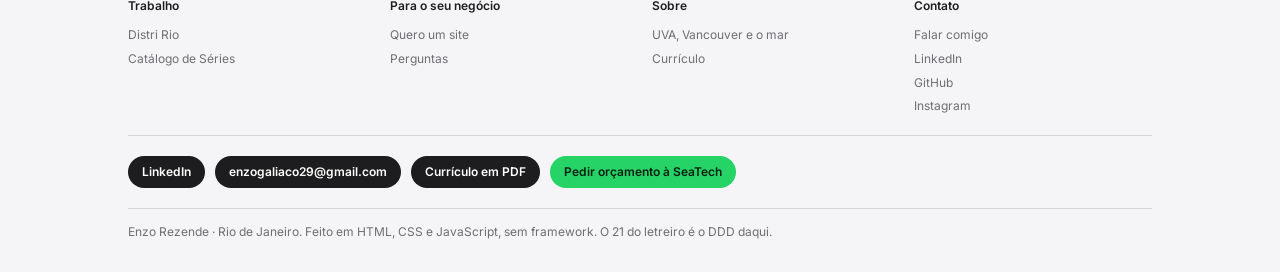
<file: sobre/index.html>
<!doctype html>
<html lang="pt-BR">
<head>
<meta charset="utf-8">
<meta name="viewport" content="width=device-width, initial-scale=1">
<meta http-equiv="Content-Security-Policy" content="default-src 'self'; script-src 'self'; style-src 'self'; img-src 'self' data:; media-src 'self'; font-src 'self'; connect-src 'self'; object-src 'none'; base-uri 'self'; form-action 'none'">
<meta name="referrer" content="strict-origin-when-cross-origin">
<title>Sobre · Enzo Rezende</title>
<meta name="description" content="Enzo Rezende: desenvolvedor web do Rio, estudante de ADS na UVA, seis meses em Vancouver com curso de inglês e trabalho, inglês B2 e bodyboard no Secreto.">
<link rel="canonical" href="https://enzogaliazzo.github.io/sobre/">
<meta property="og:type" content="profile">
<meta property="og:locale" content="pt_BR">
<meta property="og:url" content="https://enzogaliazzo.github.io/sobre/">
<meta property="og:site_name" content="Enzo Rezende">
<meta property="og:title" content="Sobre · Enzo Rezende">
<meta property="og:description" content="Do Rio a Vancouver e de volta.">
<meta property="og:image" content="https://enzogaliazzo.github.io/og.png">
<meta name="twitter:card" content="summary_large_image">
<meta name="theme-color" content="#000000">
<link rel="icon" href="/favicon.svg" type="image/svg+xml">
<link rel="preload" href="/fontes/inter.woff2" as="font" type="font/woff2" crossorigin>
<link rel="stylesheet" href="/css/tokens.css">
<link rel="stylesheet" href="/css/base.css">
<link rel="stylesheet" href="/css/componentes.css">
<script type="module" src="/js/nucleo/inicio.js"></script>
</head>
<body data-pagina="sobre">
<a class="pular" href="#conteudo" data-i18n="pular">Pular para o conteúdo</a>

<!-- comum:barra -->
<header class="barra">
  <div class="barra-linha">
    <a class="marca" href="/" aria-label="21 Enzo Rezende, página inicial" data-i18n-attr="aria-label:marca.rotulo"><span class="marca-linha">21</span> Enzo Rezende</a>
    <nav class="barra-links" aria-label="Principal" data-i18n-attr="aria-label:nav.rotulo">
      <button type="button" data-abre="mega" aria-expanded="false" aria-controls="mega-trabalho" data-i18n="nav.trabalho">Trabalho</button>
      <a href="/quero-um-site/" data-i18n="nav.site">Quero um site</a>
      <a href="/sobre/" aria-current="page" data-i18n="nav.sobre">Sobre</a>
      <a href="/contato/" data-i18n="nav.contato">Contato</a>
    </nav>
    <div class="barra-acoes">
      <button type="button" class="barra-icone" data-abre="busca" aria-expanded="false" aria-controls="painel-busca" aria-label="Buscar no site" data-i18n-attr="aria-label:busca.abrir"><svg viewBox="0 0 24 24" fill="none" stroke="currentColor" stroke-width="2" aria-hidden="true"><circle cx="11" cy="11" r="7"/><path d="m20 20-3.5-3.5"/></svg></button>
      <div class="idiomas" role="group" aria-label="Idioma" data-i18n-attr="aria-label:idioma.rotulo"><button type="button" data-idioma="pt" aria-pressed="true" lang="pt-BR">PT</button><button type="button" data-idioma="en" aria-pressed="false" lang="en">EN</button></div>
      <button type="button" class="barra-icone barra-menu" data-abre="menu" aria-expanded="false" aria-controls="menu-celular" aria-label="Abrir o menu" data-i18n-attr="aria-label:menu.abrir"><svg viewBox="0 0 24 24" fill="none" stroke="currentColor" stroke-width="2" aria-hidden="true"><path d="M4 8h16M4 16h16"/></svg></button>
      <a class="botao botao-destaque botao-pequeno botao-falar" data-contato="whatsapp" href="https://wa.me/5521920000983?text=Oi%2C%20Enzo!%20Vi%20seu%20site%20e%20queria%20conversar." rel="noopener"><svg viewBox="0 0 24 24" fill="none" stroke="currentColor" stroke-width="2" aria-hidden="true"><path d="M4 19.5 5.3 16A8 8 0 1 1 8 18.7z"/></svg><span data-i18n="nav.falar">Falar comigo</span></a>
    </div>
  </div>
  <div class="mega" id="mega-trabalho" hidden>
    <div class="mega-grade">
      <div><h2 data-i18n="mega.projetos">Projeto</h2><a href="/distri-rio/">Distri Rio</a><p data-i18n="mega.distri">Site e catálogo de uma distribuidora, no ar.</p></div>
      <div><h2 data-i18n="mega.estudo">Estudo</h2><a href="https://enzogaliazzo.github.io/ProjetoAlura/" rel="noopener" data-i18n="mega.series">Catálogo de Séries</a><p data-i18n="mega.series.texto">Projeto da Alura com dados em JSON.</p></div>
      <div><h2 data-i18n="mega.proximo">Em breve</h2><a href="/#estudo" data-i18n="mega.proximo.link">Próximo projeto</a><p data-i18n="mega.proximo.texto">O próximo trabalho entra aqui.</p></div>
    </div>
  </div>
  <nav class="gaveta-menu" id="menu-celular" aria-label="Menu" data-i18n-attr="aria-label:menu.rotulo" hidden>
    <a href="/distri-rio/">Distri Rio</a>
    <a href="/quero-um-site/" data-i18n="nav.site">Quero um site</a>
    <a href="/sobre/" aria-current="page" data-i18n="nav.sobre">Sobre</a>
    <a href="/contato/" data-i18n="nav.contato">Contato</a>
    <a href="/perguntas/" data-i18n="nav.perguntas">Perguntas</a>
  </nav>
  <div class="busca-painel" id="painel-busca" role="search" hidden>
    <div class="busca-caixa">
      <label for="campo-busca" data-i18n="busca.rotulo">Buscar no site</label>
      <input id="campo-busca" type="search" autocomplete="off" placeholder="Distri Rio, currículo, Vancouver…" data-i18n-attr="placeholder:busca.dica">
      <ul class="busca-sugestoes" aria-live="polite"></ul>
    </div>
  </div>
</header>
<!-- /comum:barra -->

<main id="conteudo">
  <section class="cabeca-pagina escura sobre-topo" aria-labelledby="titulo-sobre">
    <div class="pagina sobre-grade">
      <div>
        <p class="rotulo" data-i18n="nav.sobre">Sobre</p>
        <h1 class="titulo-xl" id="titulo-sobre" data-i18n="sobre.titulo">Do Rio a Vancouver e de volta.</h1>
        <p class="corpo-l fraco" data-i18n="sobre.bio">Sou Enzo Rezende, desenvolvedor web do Rio de Janeiro e estudante de Análise e Desenvolvimento de Sistemas na UVA, no campus da Barra da Tijuca. Passei seis meses em Vancouver fazendo curso de inglês e trabalhando. Hoje tenho inglês B2.</p>
        <div class="botoes">
          <a class="botao botao-destaque" href="/curriculo-enzo-rezende.pdf" data-i18n="rodape.pdf" data-i18n-attr="href:rodape.pdf.link">Currículo em PDF</a>
          <a class="botao botao-contorno" href="https://www.linkedin.com/in/enzorezende07/" rel="noopener">LinkedIn</a>
        </div>
      </div>
      <figure class="sobre-foto">
        <picture><source type="image/avif" srcset="/assets/r/enzo-bodyboard-480.avif 480w, /assets/r/enzo-bodyboard-768.avif 768w" sizes="(min-width: 1068px) 420px, 88vw"><img src="/assets/r/enzo-bodyboard-480.webp" srcset="/assets/r/enzo-bodyboard-480.webp 480w, /assets/r/enzo-bodyboard-768.webp 768w" sizes="(min-width: 1068px) 420px, 88vw" width="768" height="960" fetchpriority="high" decoding="async" alt="Enzo de bodyboard, descendo uma onda" data-i18n-attr="alt:mar.alt"></picture>
      </figure>
    </div>
  </section>

  <!-- Linha do tempo horizontal -->
  <section class="secao escura" aria-labelledby="titulo-caminho">
    <div class="pagina">
      <div class="cabeca-secao"><h2 class="titulo-m" id="titulo-caminho" data-revelar="desfoque" data-i18n="sobre.caminho">O caminho até aqui.</h2></div>
      <ol class="linha-tempo" tabindex="0" aria-label="Linha do tempo" data-i18n-attr="aria-label:sobre.linha">
        <li class="marco"><p class="marco-data" data-i18n="sobre.m1.d">Em andamento</p><h3 class="titulo-s">UVA</h3><p class="fraco" data-i18n="sobre.m1.t">Análise e Desenvolvimento de Sistemas, campus Barra da Tijuca.</p></li>
        <li class="marco"><p class="marco-data">2025</p><h3 class="titulo-s">Alura</h3><p class="fraco" data-i18n="sobre.m2.t">Catálogo de Séries: dados em JSON, busca por nome, filtro por gênero e detalhes numa janela.</p></li>
        <li class="marco"><p class="marco-data">2026</p><h3 class="titulo-s">Distri Rio</h3><p class="fraco" data-i18n="sobre.m4.t">Site e catálogo de uma distribuidora, com 333 páginas de produto e pedido pelo WhatsApp.</p></li>
        <li class="marco"><p class="marco-data" data-i18n="sobre.m3.d">Fevereiro a julho de 2026</p><h3 class="titulo-s">Vancouver</h3><p class="fraco" data-i18n="sobre.m3.t">Curso de inglês e trabalho.</p></li>
        <li class="marco"><p class="marco-data" data-i18n="sobre.m5.d">Agora</p><h3 class="titulo-s">Rio de Janeiro</h3><p class="fraco" data-i18n="sobre.m5.t">De volta ao Rio, com inglês B2. Aberto a estágio e a projetos de site.</p></li>
      </ol>
    </div>
  </section>

  <!-- Interesses e fotos: fora da tela -->
  <section class="secao nevoa" data-galeria aria-labelledby="titulo-fora">
    <div class="pagina">
      <div class="galeria-topo">
        <div>
          <p class="rotulo" data-i18n="espec.mar">Fora da tela</p>
          <h2 class="titulo-m" id="titulo-fora" data-revelar="desfoque" data-i18n="sobre.fora">Lugares que levo comigo.</h2>
        </div>
      </div>
      <ul class="galeria-trilho" aria-label="Fotos" data-i18n-attr="aria-label:galeria.rotulo">
        <li class="galeria-item"><figure><picture><source type="image/avif" srcset="/assets/r/secreto-1-480.avif 480w, /assets/r/secreto-1-900.avif 900w" sizes="(min-width: 1068px) 380px, 82vw"><img src="/assets/r/secreto-1-480.webp" srcset="/assets/r/secreto-1-480.webp 480w, /assets/r/secreto-1-900.webp 900w" sizes="(min-width: 1068px) 380px, 82vw" width="900" height="900" loading="lazy" decoding="async" alt="Enzo de bodyboard, de roupa de borracha azul, saindo da espuma de uma onda" data-i18n-attr="alt:galeria.a1"></picture><figcaption><span data-i18n="galeria.l1">Secreto</span> · <a href="https://www.instagram.com/lindofotos/" rel="noopener">@lindofotos</a></figcaption></figure></li>
        <li class="galeria-item"><figure><picture><source type="image/avif" srcset="/assets/r/neve-480.avif 480w, /assets/r/neve-750.avif 750w" sizes="(min-width: 1068px) 380px, 82vw"><img src="/assets/r/neve-480.webp" srcset="/assets/r/neve-480.webp 480w, /assets/r/neve-750.webp 750w" sizes="(min-width: 1068px) 380px, 82vw" width="750" height="1000" loading="lazy" decoding="async" alt="Enzo de costas num banco de madeira, olhando a neve entre os pinheiros, no Canadá" data-i18n-attr="alt:espec.neve"></picture><figcaption data-i18n="galeria.l4">Canadá, 2026</figcaption></figure></li>
        <li class="galeria-item"><figure><picture><source type="image/avif" srcset="/assets/r/barco-480.avif 480w, /assets/r/barco-750.avif 750w" sizes="(min-width: 1068px) 380px, 82vw"><img src="/assets/r/barco-480.webp" srcset="/assets/r/barco-480.webp 480w, /assets/r/barco-750.webp 750w" sizes="(min-width: 1068px) 380px, 82vw" width="750" height="1000" loading="lazy" decoding="async" alt="Enzo na proa de um barco, olhando montanhas com neve do outro lado da água" data-i18n-attr="alt:galeria.a2"></picture><figcaption data-i18n="galeria.l2">A bordo</figcaption></figure></li>
        <li class="galeria-item"><figure><picture><source type="image/avif" srcset="/assets/r/secreto-2-480.avif 480w, /assets/r/secreto-2-900.avif 900w" sizes="(min-width: 1068px) 380px, 82vw"><img src="/assets/r/secreto-2-480.webp" srcset="/assets/r/secreto-2-480.webp 480w, /assets/r/secreto-2-900.webp 900w" sizes="(min-width: 1068px) 380px, 82vw" width="900" height="900" loading="lazy" decoding="async" alt="Enzo com a prancha vermelha furando a espuma de uma onda" data-i18n-attr="alt:galeria.a5"></picture><figcaption><span data-i18n="galeria.l1">Secreto</span> · <a href="https://www.instagram.com/lindofotos/" rel="noopener">@lindofotos</a></figcaption></figure></li>
        <li class="galeria-item"><figure><picture><source type="image/avif" srcset="/assets/r/pedras-480.avif 480w, /assets/r/pedras-750.avif 750w" sizes="(min-width: 1068px) 380px, 82vw"><img src="/assets/r/pedras-480.webp" srcset="/assets/r/pedras-480.webp 480w, /assets/r/pedras-750.webp 750w" sizes="(min-width: 1068px) 380px, 82vw" width="750" height="1000" loading="lazy" decoding="async" alt="Enzo em pé nas pedras, de costas, olhando o mar e as montanhas com neve" data-i18n-attr="alt:galeria.a4"></picture><figcaption data-i18n="galeria.l4">Canadá, 2026</figcaption></figure></li>
        <li class="galeria-item"><figure><picture><source type="image/avif" srcset="/assets/r/lago-480.avif 480w, /assets/r/lago-900.avif 900w" sizes="(min-width: 1068px) 380px, 82vw"><img src="/assets/r/lago-480.webp" srcset="/assets/r/lago-480.webp 480w, /assets/r/lago-900.webp 900w" sizes="(min-width: 1068px) 380px, 82vw" width="900" height="900" loading="lazy" decoding="async" alt="Enzo sentado de costas na beira de um lago de água clara, com montanhas ao fundo" data-i18n-attr="alt:galeria.a6"></picture><figcaption data-i18n="galeria.l6">Março de 2025</figcaption></figure></li>
        <li class="galeria-item"><figure><picture><source type="image/avif" srcset="/assets/r/setup-mesa-480.avif 480w, /assets/r/setup-mesa-750.avif 750w" sizes="(min-width: 1068px) 380px, 82vw"><img src="/assets/r/setup-mesa-480.webp" srcset="/assets/r/setup-mesa-480.webp 480w, /assets/r/setup-mesa-750.webp 750w" sizes="(min-width: 1068px) 380px, 82vw" width="750" height="1000" loading="lazy" decoding="async" alt="Mesa de trabalho com um monitor num braço articulado e um notebook de teclado iluminado" data-i18n-attr="alt:galeria.a3"></picture><figcaption data-i18n="galeria.l3">Onde os sites são feitos</figcaption></figure></li>
      </ul>
      <div class="galeria-controles">
        <div class="galeria-pontos"></div>
        <div class="galeria-setas">
          <button type="button" class="botao-redondo" data-anterior aria-label="Foto anterior" data-i18n-attr="aria-label:galeria.anterior"><svg viewBox="0 0 24 24" fill="none" stroke="currentColor" stroke-width="2.4" aria-hidden="true"><path d="m15 5-7 7 7 7"/></svg></button>
          <button type="button" class="botao-redondo" data-proxima aria-label="Próxima foto" data-i18n-attr="aria-label:galeria.proxima"><svg viewBox="0 0 24 24" fill="none" stroke="currentColor" stroke-width="2.4" aria-hidden="true"><path d="m9 5 7 7-7 7"/></svg></button>
        </div>
      </div>
    </div>
  </section>

  <!-- Interesses e idiomas -->
  <section class="secao clara" aria-labelledby="titulo-interesses">
    <div class="pagina">
      <div class="cabeca-secao"><h2 class="titulo-m" id="titulo-interesses" data-revelar="desfoque" data-i18n="sobre.interesses">Além do código.</h2></div>
      <div class="bento">
        <div class="bloco bloco-largo bloco-escuro" data-revelar><p class="bloco-rotulo" data-i18n="sobre.i1.r">No mar</p><p class="titulo-s" data-i18n="espec.mar.t">Bodyboard no Secreto.</p></div>
        <div class="bloco bloco-largo" data-revelar data-revelar-atraso="1"><p class="bloco-rotulo" data-i18n="espec.paises">Países visitados</p><p class="titulo-s" data-i18n="espec.paises.t">Argentina, Canadá, França, Itália, México e Portugal.</p></div>
        <div class="bloco bloco-largo" data-revelar><p class="bloco-rotulo" data-i18n="sobre.i3.r">Idiomas</p><p class="titulo-s" data-i18n="sobre.i3.t">Português nativo e inglês B2.</p></div>
        <div class="bloco bloco-largo" data-revelar data-revelar-atraso="1"><p class="bloco-rotulo" data-i18n="espec.estudo">Estudo</p><p class="titulo-s" data-i18n="sobre.i4.t">ADS na UVA e o Catálogo de Séries, na Alura.</p></div>
      </div>
    </div>
  </section>
</main>

<footer class="rodape">
  <div class="pagina">
    <p class="rodape-trilha"><a href="/" data-i18n="trilha.inicio">Início</a><span aria-current="page" data-i18n="nav.sobre">Sobre</span></p>
<!-- comum:rodape -->
    <nav class="rodape-colunas" aria-label="Mapa do site" data-i18n-attr="aria-label:rodape.mapa">
      <details open><summary data-i18n="nav.trabalho">Trabalho</summary><ul><li><a href="/distri-rio/">Distri Rio</a></li><li><a href="https://enzogaliazzo.github.io/ProjetoAlura/" rel="noopener" data-i18n="mega.series">Catálogo de Séries</a></li></ul></details>
      <details open><summary data-i18n="planos.rotulo">Para o seu negócio</summary><ul><li><a href="/quero-um-site/" data-i18n="nav.site">Quero um site</a></li><li><a href="/perguntas/" data-i18n="nav.perguntas">Perguntas</a></li></ul></details>
      <details open><summary data-i18n="nav.sobre">Sobre</summary><ul><li><a href="/sobre/" data-i18n="rodape.vida">UVA, Vancouver e o mar</a></li><li><a href="/curriculo.html" data-i18n="rodape.curriculo">Currículo</a></li></ul></details>
      <details open><summary data-i18n="nav.contato">Contato</summary><ul><li><a href="/contato/" data-i18n="rodape.falar">Falar comigo</a></li><li><a href="https://www.linkedin.com/in/enzorezende07/" rel="noopener">LinkedIn</a></li><li><a href="https://github.com/EnzoGaliazzo" rel="noopener">GitHub</a></li><li><a href="https://www.instagram.com/galiaco0/" rel="noopener">Instagram</a></li></ul></details>
    </nav>
    <div class="rodape-contato">
      <a class="botao botao-escuro botao-pequeno" data-contato="linkedin" href="https://www.linkedin.com/in/enzorezende07/" rel="noopener">LinkedIn</a>
      <a class="botao botao-escuro botao-pequeno" data-contato="email" data-email href="/contato/"><span data-email-texto>enzogaliaco29 (arroba) gmail.com</span></a>
      <a class="botao botao-escuro botao-pequeno" data-contato="curriculo" href="/curriculo-enzo-rezende.pdf" data-i18n="rodape.pdf" data-i18n-attr="href:rodape.pdf.link">Currículo em PDF</a>
      <a class="botao botao-whats botao-pequeno" data-contato="orcamento" href="https://wa.me/5521973030419?text=Oi%2C%20SeaTech!%20Quero%20um%20site%20para%20o%20meu%20neg%C3%B3cio." rel="noopener" data-i18n="rodape.orcamento">Pedir orçamento à SeaTech</a>
    </div>
    <p class="rodape-legal" data-i18n="rodape.legal">Enzo Rezende · Rio de Janeiro. Feito em HTML, CSS e JavaScript, sem framework. O 21 do letreiro é o DDD daqui.</p>
<!-- /comum:rodape -->
  </div>
</footer>
</body>
</html>
</file>
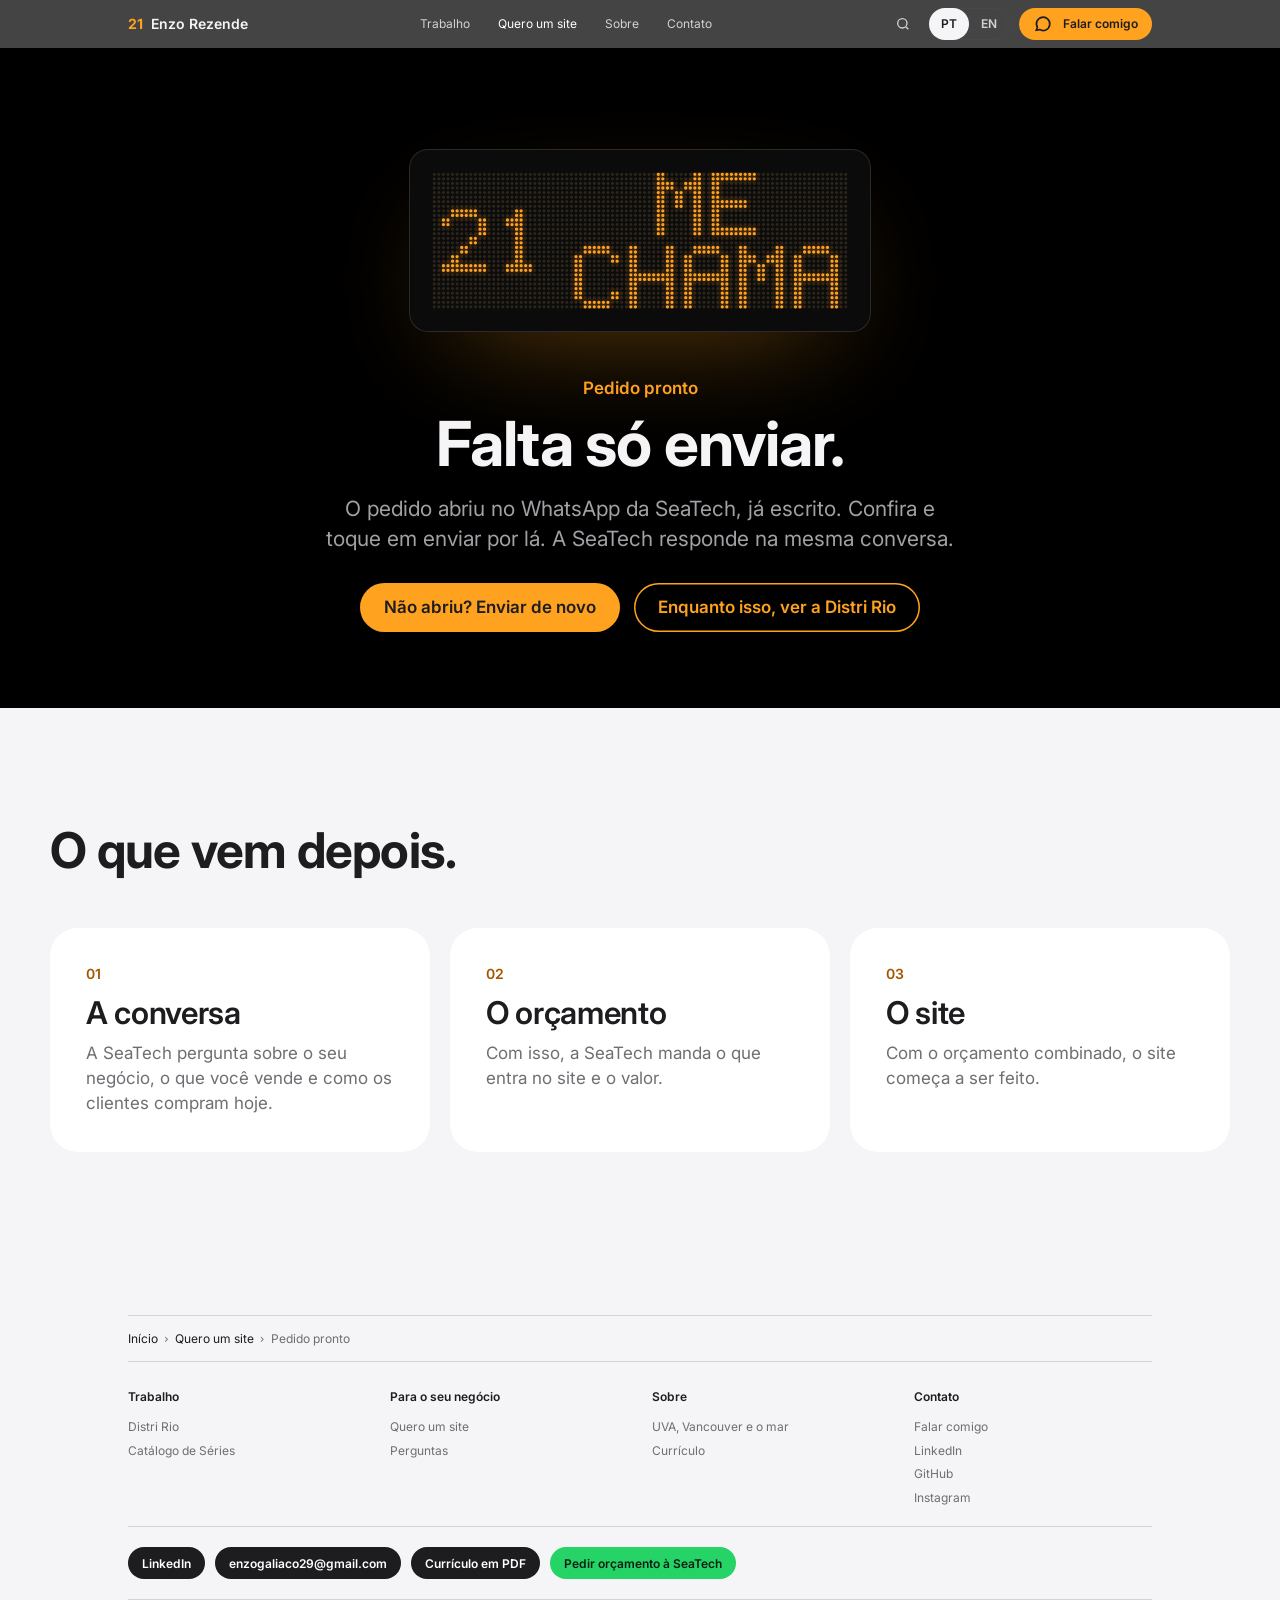
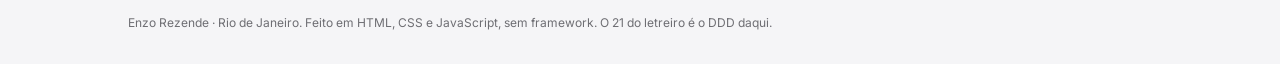
<file: quero-um-site/enviado/index.html>
<!doctype html>
<html lang="pt-BR">
<head>
<meta charset="utf-8">
<meta name="viewport" content="width=device-width, initial-scale=1">
<meta http-equiv="Content-Security-Policy" content="default-src 'self'; script-src 'self'; style-src 'self'; img-src 'self' data:; media-src 'self'; font-src 'self'; connect-src 'self'; object-src 'none'; base-uri 'self'; form-action 'none'">
<meta name="referrer" content="strict-origin-when-cross-origin">
<meta name="robots" content="noindex">
<title>Pedido pronto · Enzo Rezende</title>
<meta name="description" content="Seu pedido de orçamento abriu no WhatsApp da SeaTech. Falta só enviar.">
<link rel="canonical" href="https://enzogaliazzo.github.io/quero-um-site/enviado/">
<meta name="theme-color" content="#000000">
<link rel="icon" href="/favicon.svg" type="image/svg+xml">
<link rel="preload" href="/fontes/inter.woff2" as="font" type="font/woff2" crossorigin>
<link rel="stylesheet" href="/css/tokens.css">
<link rel="stylesheet" href="/css/base.css">
<link rel="stylesheet" href="/css/componentes.css">
<script type="module" src="/js/nucleo/inicio.js"></script>
</head>
<body data-pagina="enviado">
<a class="pular" href="#conteudo" data-i18n="pular">Pular para o conteúdo</a>

<!-- comum:barra -->
<header class="barra">
  <div class="barra-linha">
    <a class="marca" href="/" aria-label="21 Enzo Rezende, página inicial" data-i18n-attr="aria-label:marca.rotulo"><span class="marca-linha">21</span> Enzo Rezende</a>
    <nav class="barra-links" aria-label="Principal" data-i18n-attr="aria-label:nav.rotulo">
      <button type="button" data-abre="mega" aria-expanded="false" aria-controls="mega-trabalho" data-i18n="nav.trabalho">Trabalho</button>
      <a href="/quero-um-site/" aria-current="page" data-i18n="nav.site">Quero um site</a>
      <a href="/sobre/" data-i18n="nav.sobre">Sobre</a>
      <a href="/contato/" data-i18n="nav.contato">Contato</a>
    </nav>
    <div class="barra-acoes">
      <button type="button" class="barra-icone" data-abre="busca" aria-expanded="false" aria-controls="painel-busca" aria-label="Buscar no site" data-i18n-attr="aria-label:busca.abrir"><svg viewBox="0 0 24 24" fill="none" stroke="currentColor" stroke-width="2" aria-hidden="true"><circle cx="11" cy="11" r="7"/><path d="m20 20-3.5-3.5"/></svg></button>
      <div class="idiomas" role="group" aria-label="Idioma" data-i18n-attr="aria-label:idioma.rotulo"><button type="button" data-idioma="pt" aria-pressed="true" lang="pt-BR">PT</button><button type="button" data-idioma="en" aria-pressed="false" lang="en">EN</button></div>
      <button type="button" class="barra-icone barra-menu" data-abre="menu" aria-expanded="false" aria-controls="menu-celular" aria-label="Abrir o menu" data-i18n-attr="aria-label:menu.abrir"><svg viewBox="0 0 24 24" fill="none" stroke="currentColor" stroke-width="2" aria-hidden="true"><path d="M4 8h16M4 16h16"/></svg></button>
      <a class="botao botao-destaque botao-pequeno botao-falar" data-contato="whatsapp" href="https://wa.me/5521920000983?text=Oi%2C%20Enzo!%20Vi%20seu%20site%20e%20queria%20conversar." rel="noopener"><svg viewBox="0 0 24 24" fill="none" stroke="currentColor" stroke-width="2" aria-hidden="true"><path d="M4 19.5 5.3 16A8 8 0 1 1 8 18.7z"/></svg><span data-i18n="nav.falar">Falar comigo</span></a>
    </div>
  </div>
  <div class="mega" id="mega-trabalho" hidden>
    <div class="mega-grade">
      <div><h2 data-i18n="mega.projetos">Projeto</h2><a href="/distri-rio/">Distri Rio</a><p data-i18n="mega.distri">Site e catálogo de uma distribuidora, no ar.</p></div>
      <div><h2 data-i18n="mega.estudo">Estudo</h2><a href="https://enzogaliazzo.github.io/ProjetoAlura/" rel="noopener" data-i18n="mega.series">Catálogo de Séries</a><p data-i18n="mega.series.texto">Projeto da Alura com dados em JSON.</p></div>
      <div><h2 data-i18n="mega.proximo">Em breve</h2><a href="/#estudo" data-i18n="mega.proximo.link">Próximo projeto</a><p data-i18n="mega.proximo.texto">O próximo trabalho entra aqui.</p></div>
    </div>
  </div>
  <nav class="gaveta-menu" id="menu-celular" aria-label="Menu" data-i18n-attr="aria-label:menu.rotulo" hidden>
    <a href="/distri-rio/">Distri Rio</a>
    <a href="/quero-um-site/" aria-current="page" data-i18n="nav.site">Quero um site</a>
    <a href="/sobre/" data-i18n="nav.sobre">Sobre</a>
    <a href="/contato/" data-i18n="nav.contato">Contato</a>
    <a href="/perguntas/" data-i18n="nav.perguntas">Perguntas</a>
  </nav>
  <div class="busca-painel" id="painel-busca" role="search" hidden>
    <div class="busca-caixa">
      <label for="campo-busca" data-i18n="busca.rotulo">Buscar no site</label>
      <input id="campo-busca" type="search" autocomplete="off" placeholder="Distri Rio, currículo, Vancouver…" data-i18n-attr="placeholder:busca.dica">
      <ul class="busca-sugestoes" aria-live="polite"></ul>
    </div>
  </div>
</header>
<!-- /comum:barra -->

<main id="conteudo">
  <section class="cabeca-pagina escura centro enviado" aria-labelledby="titulo-enviado">
    <div class="pagina">
      <div class="painel-led painel-led-pequeno" data-letreiro-caixa>
        <p class="letreiro-texto-reserva" aria-hidden="true"><span>ME CHAMA</span></p>
        <canvas class="letreiro-canvas" data-letreiro="chama" aria-hidden="true"></canvas>
      </div>
      <p class="rotulo" data-i18n="enviado.rotulo">Pedido pronto</p>
      <h1 class="titulo-l" id="titulo-enviado" data-i18n="enviado.titulo">Falta só enviar.</h1>
      <p class="corpo-l fraco" data-i18n="enviado.texto">O pedido abriu no WhatsApp da SeaTech, já escrito. Confira e toque em enviar por lá. A SeaTech responde na mesma conversa.</p>
      <div class="botoes botoes-centro">
        <a class="botao botao-destaque" href="/quero-um-site/#montar" data-i18n="enviado.voltar">Não abriu? Enviar de novo</a>
        <a class="botao botao-contorno" href="/distri-rio/" data-i18n="enviado.distri">Enquanto isso, ver a Distri Rio</a>
      </div>
    </div>
  </section>

  <section class="secao nevoa" aria-labelledby="titulo-proximo">
    <div class="pagina">
      <div class="cabeca-secao"><h2 class="titulo-m" id="titulo-proximo" data-i18n="enviado.prox.titulo">O que vem depois.</h2></div>
      <ol class="valores passos-depois">
        <li class="valor valor-claro"><p class="parada-num">01</p><h3 class="titulo-s" data-i18n="enviado.p1.t">A conversa</h3><p class="fraco" data-i18n="enviado.p1.d">A SeaTech pergunta sobre o seu negócio, o que você vende e como os clientes compram hoje.</p></li>
        <li class="valor valor-claro"><p class="parada-num">02</p><h3 class="titulo-s" data-i18n="enviado.p2.t">O orçamento</h3><p class="fraco" data-i18n="enviado.p2.d">Com isso, a SeaTech manda o que entra no site e o valor.</p></li>
        <li class="valor valor-claro"><p class="parada-num">03</p><h3 class="titulo-s" data-i18n="enviado.p3.t">O site</h3><p class="fraco" data-i18n="enviado.p3.d">Com o orçamento combinado, o site começa a ser feito.</p></li>
      </ol>
    </div>
  </section>
</main>

<footer class="rodape">
  <div class="pagina">
    <p class="rodape-trilha"><a href="/" data-i18n="trilha.inicio">Início</a><a href="/quero-um-site/" data-i18n="nav.site">Quero um site</a><span aria-current="page" data-i18n="enviado.rotulo">Pedido pronto</span></p>
<!-- comum:rodape -->
    <nav class="rodape-colunas" aria-label="Mapa do site" data-i18n-attr="aria-label:rodape.mapa">
      <details open><summary data-i18n="nav.trabalho">Trabalho</summary><ul><li><a href="/distri-rio/">Distri Rio</a></li><li><a href="https://enzogaliazzo.github.io/ProjetoAlura/" rel="noopener" data-i18n="mega.series">Catálogo de Séries</a></li></ul></details>
      <details open><summary data-i18n="planos.rotulo">Para o seu negócio</summary><ul><li><a href="/quero-um-site/" data-i18n="nav.site">Quero um site</a></li><li><a href="/perguntas/" data-i18n="nav.perguntas">Perguntas</a></li></ul></details>
      <details open><summary data-i18n="nav.sobre">Sobre</summary><ul><li><a href="/sobre/" data-i18n="rodape.vida">UVA, Vancouver e o mar</a></li><li><a href="/curriculo.html" data-i18n="rodape.curriculo">Currículo</a></li></ul></details>
      <details open><summary data-i18n="nav.contato">Contato</summary><ul><li><a href="/contato/" data-i18n="rodape.falar">Falar comigo</a></li><li><a href="https://www.linkedin.com/in/enzorezende07/" rel="noopener">LinkedIn</a></li><li><a href="https://github.com/EnzoGaliazzo" rel="noopener">GitHub</a></li><li><a href="https://www.instagram.com/galiaco0/" rel="noopener">Instagram</a></li></ul></details>
    </nav>
    <div class="rodape-contato">
      <a class="botao botao-escuro botao-pequeno" data-contato="linkedin" href="https://www.linkedin.com/in/enzorezende07/" rel="noopener">LinkedIn</a>
      <a class="botao botao-escuro botao-pequeno" data-contato="email" data-email href="/contato/"><span data-email-texto>enzogaliaco29 (arroba) gmail.com</span></a>
      <a class="botao botao-escuro botao-pequeno" data-contato="curriculo" href="/curriculo-enzo-rezende.pdf" data-i18n="rodape.pdf" data-i18n-attr="href:rodape.pdf.link">Currículo em PDF</a>
      <a class="botao botao-whats botao-pequeno" data-contato="orcamento" href="https://wa.me/5521973030419?text=Oi%2C%20SeaTech!%20Quero%20um%20site%20para%20o%20meu%20neg%C3%B3cio." rel="noopener" data-i18n="rodape.orcamento">Pedir orçamento à SeaTech</a>
    </div>
    <p class="rodape-legal" data-i18n="rodape.legal">Enzo Rezende · Rio de Janeiro. Feito em HTML, CSS e JavaScript, sem framework. O 21 do letreiro é o DDD daqui.</p>
<!-- /comum:rodape -->
  </div>
</footer>
</body>
</html>
</file>
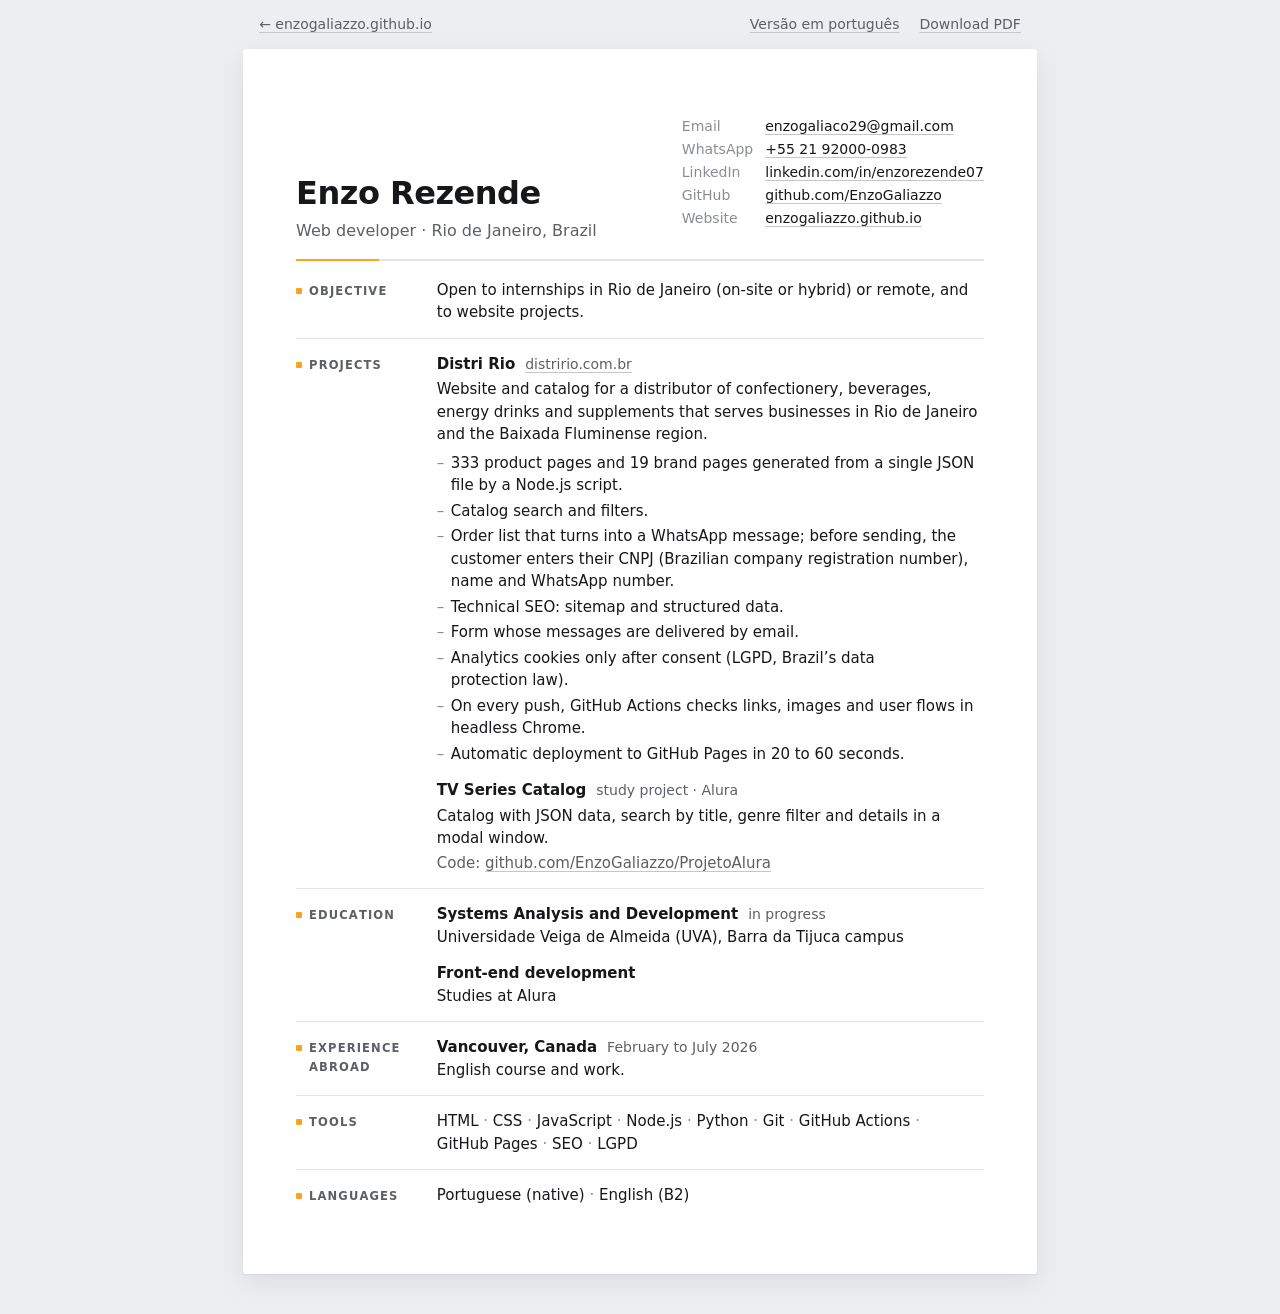
<file: curriculo-en.html>
<!DOCTYPE html>
<html lang="en">
<head>
<meta charset="utf-8">
<meta http-equiv="Content-Security-Policy" content="default-src 'self'">
<meta name="viewport" content="width=device-width, initial-scale=1">
<title>Résumé · Enzo Rezende</title>
<meta name="description" content="Résumé of Enzo Rezende, a web developer in Rio de Janeiro studying Systems Analysis and Development at UVA. Open to internships and website projects.">
<link rel="canonical" href="https://enzogaliazzo.github.io/curriculo-en.html">
<link rel="alternate" hreflang="pt-BR" href="https://enzogaliazzo.github.io/curriculo.html">
<link rel="alternate" hreflang="en" href="https://enzogaliazzo.github.io/curriculo-en.html">
<meta name="theme-color" content="#eceef1">
<link rel="icon" href="favicon.svg" type="image/svg+xml">
<link rel="stylesheet" href="curriculo.css">
</head>
<body>

<nav class="barra" aria-label="Résumé navigation">
  <a class="barra-inicio" href="./">← enzogaliazzo.github.io</a>
  <a href="curriculo.html" hreflang="pt-BR" lang="pt-BR">Versão em português</a>
  <a href="curriculo-enzo-rezende-en.pdf" download>Download PDF</a>
</nav>

<main class="folha">
  <header class="topo">
    <div>
      <h1 class="nome">Enzo Rezende</h1>
      <p class="cargo">Web developer · Rio de Janeiro, Brazil</p>
    </div>
    <dl class="contato">
      <dt>Email</dt>
      <dd><a href="mailto:enzogaliaco29@gmail.com">enzogaliaco29@gmail.com</a></dd>
      <dt>WhatsApp</dt>
      <dd><a href="https://wa.me/5521920000983">+55 21 92000-0983</a></dd>
      <dt>LinkedIn</dt>
      <dd><a href="https://www.linkedin.com/in/enzorezende07/">linkedin.com/in/enzorezende07</a></dd>
      <dt>GitHub</dt>
      <dd><a href="https://github.com/EnzoGaliazzo">github.com/EnzoGaliazzo</a></dd>
      <dt>Website</dt>
      <dd><a href="https://enzogaliazzo.github.io/">enzogaliazzo.github.io</a></dd>
    </dl>
  </header>

  <div class="fio"></div>

  <section class="secao" aria-labelledby="objective">
    <h2 class="secao-titulo" id="objective">Objective</h2>
    <p>Open to internships in Rio de Janeiro (on-site or hybrid) or remote, and to website projects.</p>
  </section>

  <section class="secao" aria-labelledby="projects">
    <h2 class="secao-titulo" id="projects">Projects</h2>
    <div>
      <article class="item">
        <div class="item-cabeca">
          <h3 class="item-titulo">Distri Rio</h3>
          <a class="item-meta" href="https://distririo.com.br/">distririo.com.br</a>
        </div>
        <p class="item-descricao">Website and catalog for a distributor of confectionery, beverages, energy drinks and supplements that serves businesses in Rio de Janeiro and the Baixada Fluminense region.</p>
        <ul class="pontos">
          <li>333 product pages and 19 brand pages generated from a single JSON file by a Node.js script.</li>
          <li>Catalog search and filters.</li>
          <li>Order list that turns into a WhatsApp message; before sending, the customer enters their CNPJ (Brazilian company registration number), name and WhatsApp number.</li>
          <li>Technical SEO: sitemap and structured data.</li>
          <li>Form whose messages are delivered by email.</li>
          <li>Analytics cookies only after consent (LGPD, Brazil’s data protection law).</li>
          <li>On every push, GitHub Actions checks links, images and user flows in headless Chrome.</li>
          <li>Automatic deployment to GitHub Pages in 20 to 60 seconds.</li>
        </ul>
      </article>
      <article class="item">
        <div class="item-cabeca">
          <h3 class="item-titulo">TV Series Catalog</h3>
          <span class="item-meta">study project · Alura</span>
        </div>
        <p class="item-descricao">Catalog with JSON data, search by title, genre filter and details in a modal window.</p>
        <p class="nota">Code: <a href="https://github.com/EnzoGaliazzo/ProjetoAlura">github.com/EnzoGaliazzo/ProjetoAlura</a></p>
      </article>
    </div>
  </section>

  <section class="secao" aria-labelledby="education">
    <h2 class="secao-titulo" id="education">Education</h2>
    <div>
      <div class="item">
        <div class="item-cabeca">
          <h3 class="item-titulo">Systems Analysis and Development</h3>
          <span class="item-meta">in progress</span>
        </div>
        <p>Universidade Veiga de Almeida (UVA), Barra da Tijuca campus</p>
      </div>
      <div class="item">
        <div class="item-cabeca">
          <h3 class="item-titulo">Front-end development</h3>
        </div>
        <p>Studies at Alura</p>
      </div>
    </div>
  </section>

  <section class="secao" aria-labelledby="abroad">
    <h2 class="secao-titulo" id="abroad">Experience abroad</h2>
    <div class="item">
      <div class="item-cabeca">
        <h3 class="item-titulo">Vancouver, Canada</h3>
        <span class="item-meta">February to July 2026</span>
      </div>
      <p>English course and work.</p>
    </div>
  </section>

  <section class="secao" aria-labelledby="tools">
    <h2 class="secao-titulo" id="tools">Tools</h2>
    <ul class="em-linha">
      <li>HTML</li>
      <li>CSS</li>
      <li>JavaScript</li>
      <li>Node.js</li>
      <li>Python</li>
      <li>Git</li>
      <li>GitHub Actions</li>
      <li>GitHub Pages</li>
      <li>SEO</li>
      <li>LGPD</li>
    </ul>
  </section>

  <section class="secao" aria-labelledby="languages">
    <h2 class="secao-titulo" id="languages">Languages</h2>
    <ul class="em-linha">
      <li>Portuguese (native)</li>
      <li>English (B2)</li>
    </ul>
  </section>
</main>

</body>
</html>
</file>
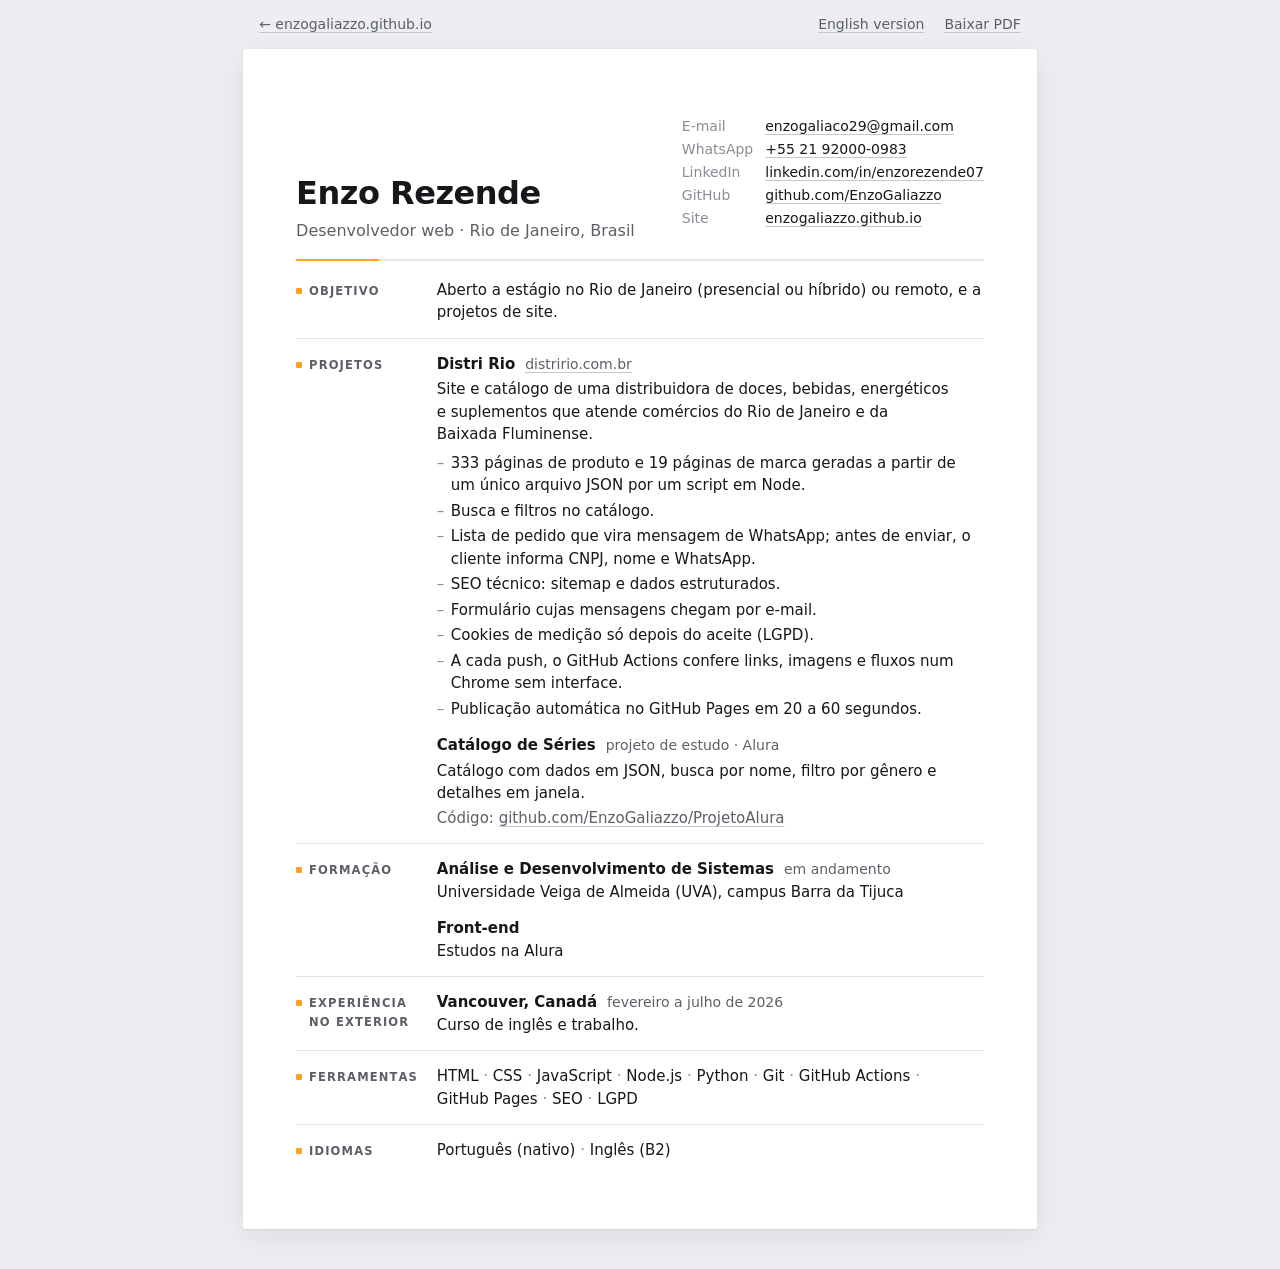
<file: curriculo.html>
<!DOCTYPE html>
<html lang="pt-BR">
<head>
<meta charset="utf-8">
<meta http-equiv="Content-Security-Policy" content="default-src 'self'">
<meta name="viewport" content="width=device-width, initial-scale=1">
<title>Currículo · Enzo Rezende</title>
<meta name="description" content="Currículo de Enzo Rezende, desenvolvedor web no Rio de Janeiro e estudante de Análise e Desenvolvimento de Sistemas na UVA. Aberto a estágio e a projetos de site.">
<link rel="canonical" href="https://enzogaliazzo.github.io/curriculo.html">
<link rel="alternate" hreflang="pt-BR" href="https://enzogaliazzo.github.io/curriculo.html">
<link rel="alternate" hreflang="en" href="https://enzogaliazzo.github.io/curriculo-en.html">
<meta name="theme-color" content="#eceef1">
<link rel="icon" href="favicon.svg" type="image/svg+xml">
<link rel="stylesheet" href="curriculo.css">
</head>
<body>

<nav class="barra" aria-label="Navegação do currículo">
  <a class="barra-inicio" href="./">← enzogaliazzo.github.io</a>
  <a href="curriculo-en.html" hreflang="en" lang="en">English version</a>
  <a href="curriculo-enzo-rezende.pdf" download>Baixar PDF</a>
</nav>

<main class="folha">
  <header class="topo">
    <div>
      <h1 class="nome">Enzo Rezende</h1>
      <p class="cargo">Desenvolvedor web · Rio de Janeiro, Brasil</p>
    </div>
    <dl class="contato">
      <dt>E-mail</dt>
      <dd><a href="mailto:enzogaliaco29@gmail.com">enzogaliaco29@gmail.com</a></dd>
      <dt>WhatsApp</dt>
      <dd><a href="https://wa.me/5521920000983">+55 21 92000-0983</a></dd>
      <dt>LinkedIn</dt>
      <dd><a href="https://www.linkedin.com/in/enzorezende07/">linkedin.com/in/enzorezende07</a></dd>
      <dt>GitHub</dt>
      <dd><a href="https://github.com/EnzoGaliazzo">github.com/EnzoGaliazzo</a></dd>
      <dt>Site</dt>
      <dd><a href="https://enzogaliazzo.github.io/">enzogaliazzo.github.io</a></dd>
    </dl>
  </header>

  <div class="fio"></div>

  <section class="secao" aria-labelledby="objetivo">
    <h2 class="secao-titulo" id="objetivo">Objetivo</h2>
    <p>Aberto a estágio no Rio de Janeiro (presencial ou híbrido) ou remoto, e a projetos de site.</p>
  </section>

  <section class="secao" aria-labelledby="projetos">
    <h2 class="secao-titulo" id="projetos">Projetos</h2>
    <div>
      <article class="item">
        <div class="item-cabeca">
          <h3 class="item-titulo">Distri Rio</h3>
          <a class="item-meta" href="https://distririo.com.br/">distririo.com.br</a>
        </div>
        <p class="item-descricao">Site e catálogo de uma distribuidora de doces, bebidas, energéticos e suplementos que atende comércios do Rio de Janeiro e da Baixada Fluminense.</p>
        <ul class="pontos">
          <li>333 páginas de produto e 19 páginas de marca geradas a partir de um único arquivo JSON por um script em Node.</li>
          <li>Busca e filtros no catálogo.</li>
          <li>Lista de pedido que vira mensagem de WhatsApp; antes de enviar, o cliente informa CNPJ, nome e WhatsApp.</li>
          <li>SEO técnico: sitemap e dados estruturados.</li>
          <li>Formulário cujas mensagens chegam por e-mail.</li>
          <li>Cookies de medição só depois do aceite (LGPD).</li>
          <li>A cada push, o GitHub Actions confere links, imagens e fluxos num Chrome sem interface.</li>
          <li>Publicação automática no GitHub Pages em 20 a 60 segundos.</li>
        </ul>
      </article>
      <article class="item">
        <div class="item-cabeca">
          <h3 class="item-titulo">Catálogo de Séries</h3>
          <span class="item-meta">projeto de estudo · Alura</span>
        </div>
        <p class="item-descricao">Catálogo com dados em JSON, busca por nome, filtro por gênero e detalhes em janela.</p>
        <p class="nota">Código: <a href="https://github.com/EnzoGaliazzo/ProjetoAlura">github.com/EnzoGaliazzo/ProjetoAlura</a></p>
      </article>
    </div>
  </section>

  <section class="secao" aria-labelledby="formacao">
    <h2 class="secao-titulo" id="formacao">Formação</h2>
    <div>
      <div class="item">
        <div class="item-cabeca">
          <h3 class="item-titulo">Análise e Desenvolvimento de Sistemas</h3>
          <span class="item-meta">em andamento</span>
        </div>
        <p>Universidade Veiga de Almeida (UVA), campus Barra da Tijuca</p>
      </div>
      <div class="item">
        <div class="item-cabeca">
          <h3 class="item-titulo">Front-end</h3>
        </div>
        <p>Estudos na Alura</p>
      </div>
    </div>
  </section>

  <section class="secao" aria-labelledby="exterior">
    <h2 class="secao-titulo" id="exterior">Experiência no exterior</h2>
    <div class="item">
      <div class="item-cabeca">
        <h3 class="item-titulo">Vancouver, Canadá</h3>
        <span class="item-meta">fevereiro a julho de 2026</span>
      </div>
      <p>Curso de inglês e trabalho.</p>
    </div>
  </section>

  <section class="secao" aria-labelledby="ferramentas">
    <h2 class="secao-titulo" id="ferramentas">Ferramentas</h2>
    <ul class="em-linha">
      <li>HTML</li>
      <li>CSS</li>
      <li>JavaScript</li>
      <li>Node.js</li>
      <li>Python</li>
      <li>Git</li>
      <li>GitHub Actions</li>
      <li>GitHub Pages</li>
      <li>SEO</li>
      <li>LGPD</li>
    </ul>
  </section>

  <section class="secao" aria-labelledby="idiomas">
    <h2 class="secao-titulo" id="idiomas">Idiomas</h2>
    <ul class="em-linha">
      <li>Português (nativo)</li>
      <li>Inglês (B2)</li>
    </ul>
  </section>
</main>

</body>
</html>
</file>
<file: css/tokens.css>
/* Tokens do site: cores, tipografia, espaços e movimento. Tudo o que se repete mora aqui. */

@font-face {
  font-family: "Inter";
  src: url("../fontes/inter.woff2") format("woff2");
  font-weight: 400 700;
  font-display: swap;
}

:root {
  /* Paleta neutra + uma única cor de destaque (o âmbar do letreiro de LED) */
  --preto: #000;
  --grafite: #1d1d1f;
  --grafite-2: #2a2a2c;
  --nevoa: #f5f5f7;
  --branco: #fff;
  --cinza-claro: #6e6e73;   /* texto secundário sobre fundo claro (contraste AA) */
  --cinza-escuro: #a1a1a6;  /* texto secundário sobre fundo escuro (contraste AA) */
  --linha: #d2d2d7;
  --destaque: #ffa21f;
  --destaque-texto: #a35600; /* o âmbar escurecido, para texto sobre fundo claro */
  --whats: #25d366;

  /* Cor do LED: muda com os botões de cor da galeria */
  --led: #ffa21f;
  --led-brilho: rgba(255, 162, 31, 0.5);

  /* Tipografia: títulos de 48 a 96 px, peso 600–700, espaçamento negativo */
  --fonte: "Inter", system-ui, -apple-system, "Segoe UI", Roboto, sans-serif;
  --mono: ui-monospace, "Cascadia Code", "SF Mono", Consolas, monospace;
  --titulo-xl: clamp(48px, 5.4vw + 1rem, 96px);
  --titulo-l: clamp(40px, 3.6vw + 1rem, 80px);
  --titulo-m: clamp(32px, 2.6vw + 1rem, 56px);
  --titulo-s: clamp(24px, 1.2vw + 1rem, 32px);
  --subtitulo: clamp(24px, 2vw + 0.6rem, 40px);
  --corpo-l: clamp(19px, 0.6vw + 0.9rem, 21px);
  --corpo: 17px;
  --pequeno: 14px;
  --micro: 12px;
  --aperto: -0.015em;

  /* Forma */
  --raio-g: 28px;
  --raio-m: 18px;
  --raio-p: 12px;
  --pilula: 980px;

  /* Movimento: o mesmo easing em tudo, de 0,4 a 0,8 s */
  --facil: cubic-bezier(0.25, 0.1, 0.25, 1);
  --rapido: 0.4s;
  --medio: 0.6s;
  --lento: 0.8s;

  /* Layout: quebras em 734 px e 1068 px */
  --largura: 1180px;
  --largura-texto: 980px;
  --lateral: 22px;
  --barra: 48px;
  --barra-local: 52px;
}
</file>
<file: css/base.css>
/* Base: reset, layout, seções claras e escuras, botões, acessibilidade e revelações. */

*, *::before, *::after { box-sizing: border-box; }
html { -webkit-text-size-adjust: 100%; text-size-adjust: 100%; scroll-padding-top: calc(var(--barra) + var(--barra-local) + 12px); }
body {
  margin: 0;
  background: var(--branco);
  color: var(--grafite);
  font-family: var(--fonte);
  font-size: var(--corpo);
  line-height: 1.47;
  font-feature-settings: "cv11", "ss01";
  -webkit-font-smoothing: antialiased;
}
img, video, canvas, svg { display: block; max-width: 100%; }
img, video { height: auto; }
h1, h2, h3, p, figure, ul, ol, dl, dd { margin: 0; }
ul, ol { padding: 0; list-style: none; }
button { font: inherit; color: inherit; }
a { color: var(--destaque-texto); text-underline-offset: 0.2em; }
.escura a:not(.botao) { color: var(--destaque); }
:focus-visible { outline: 3px solid var(--destaque); outline-offset: 3px; border-radius: 4px; }
::selection { background: var(--destaque); color: var(--grafite); }

.mov { scroll-behavior: smooth; }
/* O atributo hidden vale também para SVG (ícones de play e pausa) */
[hidden] { display: none !important; }
/* Somente para leitores de tela */
.sr { position: absolute; width: 1px; height: 1px; padding: 0; margin: -1px; overflow: hidden; clip-path: inset(50%); white-space: nowrap; border: 0; }

.pular {
  position: absolute; left: 12px; top: -60px; z-index: 100;
  background: var(--grafite); color: var(--branco); padding: 10px 16px; border-radius: var(--pilula);
  text-decoration: none; transition: top var(--rapido) var(--facil);
}
.pular:focus { top: 12px; }

/* Container */
.pagina { width: 100%; max-width: calc(var(--largura) + 2 * var(--lateral)); margin-inline: auto; padding-inline: var(--lateral); }
.pagina-texto { max-width: calc(var(--largura-texto) + 2 * var(--lateral)); }

/* Seções: o ritmo claro/escuro das páginas de produto */
.secao { padding-block: clamp(80px, 9vw, 140px); }
.clara { background: var(--branco); color: var(--grafite); }
.nevoa { background: var(--nevoa); color: var(--grafite); }
.escura { background: var(--preto); color: var(--nevoa); }
.centro { text-align: center; }

.rotulo { font-size: var(--corpo); font-weight: 600; color: var(--destaque-texto); margin-bottom: 10px; }
.escura .rotulo { color: var(--destaque); }
.titulo-xl { font-size: var(--titulo-xl); font-weight: 700; letter-spacing: var(--aperto); line-height: 1.05; }
.titulo-l { font-size: var(--titulo-l); font-weight: 700; letter-spacing: var(--aperto); line-height: 1.05; }
.titulo-m { font-size: var(--titulo-m); font-weight: 700; letter-spacing: var(--aperto); line-height: 1.08; }
.titulo-s { font-size: var(--titulo-s); font-weight: 600; letter-spacing: -0.01em; line-height: 1.15; }
.subtitulo { font-size: var(--subtitulo); font-weight: 600; letter-spacing: -0.01em; line-height: 1.15; }
.gradiente {
  background: linear-gradient(90deg, var(--destaque), #ffd28a 60%, var(--nevoa));
  -webkit-background-clip: text; background-clip: text; color: transparent;
}
.clara .gradiente, .nevoa .gradiente { background-image: linear-gradient(90deg, #a35600, #d97a00 60%, var(--grafite)); }
.corpo-l { font-size: var(--corpo-l); line-height: 1.45; }
.fraco { color: var(--cinza-claro); }
.escura .fraco { color: var(--cinza-escuro); }
.cabeca-secao { max-width: 760px; margin-bottom: clamp(32px, 4vw, 56px); }
.centro .cabeca-secao { margin-inline: auto; }
.cabeca-secao p:not(.rotulo) { margin-top: 16px; }

/* Botões em pílula */
.botao {
  display: inline-flex; align-items: center; justify-content: center; gap: 10px;
  min-height: 44px; padding: 12px 24px; border-radius: var(--pilula); border: 0;
  font-size: var(--corpo); font-weight: 600; text-decoration: none; cursor: pointer;
  transition: background-color var(--rapido) var(--facil), color var(--rapido) var(--facil), box-shadow var(--rapido) var(--facil), transform var(--rapido) var(--facil);
}
.botao:active { transform: scale(0.98); }
.botao svg { width: 20px; height: 20px; flex: none; }
.botao-destaque { background: var(--destaque); color: var(--grafite); }
.botao-destaque:hover { background: #ffb547; }
.botao-contorno { background: transparent; color: var(--destaque-texto); box-shadow: inset 0 0 0 1.5px currentColor; }
.escura .botao-contorno { color: var(--destaque); }
.botao-contorno:hover { background: rgba(255, 162, 31, 0.12); }
.botao-escuro { background: var(--grafite); color: var(--branco); }
.botao-escuro:hover { background: #333336; }
.botao-claro { background: rgba(255, 255, 255, 0.14); color: var(--nevoa); }
.botao-claro:hover { background: rgba(255, 255, 255, 0.22); }
.botao-whats { background: var(--whats); color: #0b1f12; }
.botao-whats:hover { background: #3ee07f; }
.botao-pequeno { min-height: 32px; padding: 6px 14px; font-size: var(--micro); }
.botoes { display: flex; flex-wrap: wrap; gap: 14px; }
.centro .botoes { justify-content: center; }

/* Revelações: só escondem quando o JS de movimento está ativo (html.mov) */
.mov [data-revelar] { opacity: 0; transform: translateY(28px); transition: opacity var(--lento) var(--facil), transform var(--lento) var(--facil); }
.mov [data-revelar="desfoque"] { transform: scale(1.06); filter: blur(14px); transition: opacity var(--lento) var(--facil), transform var(--lento) var(--facil), filter var(--lento) var(--facil); }
.mov [data-revelar].visivel { opacity: 1; transform: none; filter: none; }
.mov [data-revelar-atraso="1"] { transition-delay: 0.1s; }
.mov [data-revelar-atraso="2"] { transition-delay: 0.2s; }
.mov [data-revelar-atraso="3"] { transition-delay: 0.3s; }

/* Notas de rodapé */
.nota { font-size: 0.6em; vertical-align: super; line-height: 0; text-decoration: none; color: inherit; }

@media (prefers-reduced-motion: reduce) {
  *, *::before, *::after { animation-duration: 0.01ms !important; animation-iteration-count: 1 !important; transition-duration: 0.01ms !important; scroll-behavior: auto !important; }
}
</file>
<file: css/componentes.css>
/* Componentes. Cada bloco abaixo corresponde a um arquivo em js/componentes/ (quando tem comportamento). */

/* ---------- Barra global (translúcida) ---------- */
.barra {
  position: sticky; top: 0; z-index: 50;
  background: rgba(22, 22, 23, 0.8);
  -webkit-backdrop-filter: saturate(180%) blur(20px); backdrop-filter: saturate(180%) blur(20px);
  color: var(--nevoa);
}
.barra-linha { display: flex; align-items: center; gap: 20px; height: var(--barra); max-width: calc(1024px + 2 * var(--lateral)); margin-inline: auto; padding-inline: var(--lateral); font-size: var(--micro); }
.marca { display: inline-flex; align-items: center; gap: 8px; color: var(--nevoa); text-decoration: none; font-weight: 600; font-size: 14px; white-space: nowrap; }
.marca-linha { color: var(--destaque); font-weight: 700; }
.barra-links { display: none; flex: 1; justify-content: center; gap: 28px; }
.barra-links a, .barra-links button { color: #d2d2d7; text-decoration: none; background: none; border: 0; padding: 8px 0; cursor: pointer; font-size: var(--micro); }
.barra-links a:hover, .barra-links button:hover, .barra-links [aria-current="page"] { color: var(--branco); }
.barra-acoes { display: flex; align-items: center; gap: 6px; margin-left: auto; }
.barra-icone { display: grid; place-items: center; width: 40px; height: 40px; border: 0; background: none; color: #d2d2d7; cursor: pointer; border-radius: 50%; }
.barra-icone:hover { color: var(--branco); }
.barra-icone svg { width: 16px; height: 16px; }
.idiomas { display: inline-flex; border-radius: var(--pilula); box-shadow: inset 0 0 0 1px #48484a; }
.idiomas button { min-width: 40px; min-height: 32px; border: 0; background: none; color: #d2d2d7; font-size: var(--micro); font-weight: 600; cursor: pointer; border-radius: var(--pilula); }
.idiomas [aria-pressed="true"] { background: var(--nevoa); color: var(--grafite); }
.barra .botao-falar { margin-left: 4px; }
@media (min-width: 1068px) { .barra-links { display: flex; } .barra-menu { display: none; } }
@media (max-width: 733px) {
  .barra-linha { gap: 8px; }
  .marca { font-size: 13px; gap: 6px; }
  .barra-acoes { gap: 2px; }
  .barra-icone { width: 36px; }
  .idiomas button { min-width: 34px; }
  .barra .botao-falar span { position: absolute; width: 1px; height: 1px; overflow: hidden; clip-path: inset(50%); white-space: nowrap; }
  .barra .botao-falar { padding: 6px 10px; margin-left: 2px; }
}

/* Mega-menu de "Trabalho" e menu do celular */
.mega, .gaveta-menu {
  position: absolute; left: 0; right: 0; top: var(--barra);
  background: rgba(22, 22, 23, 0.96);
  -webkit-backdrop-filter: saturate(180%) blur(20px); backdrop-filter: saturate(180%) blur(20px);
  padding: 32px var(--lateral) 40px;
}
.mega[hidden], .gaveta-menu[hidden], .busca-painel[hidden] { display: none; }
.mega-grade { max-width: 1024px; margin-inline: auto; display: grid; grid-template-columns: repeat(3, minmax(0, 1fr)); gap: 32px; }
.mega h2 { font-size: var(--micro); color: var(--cinza-escuro); font-weight: 400; margin-bottom: 12px; }
.mega a { display: block; color: var(--nevoa); text-decoration: none; font-size: 24px; font-weight: 600; padding: 4px 0; }
.mega a:hover { color: var(--destaque); }
.mega p { color: var(--cinza-escuro); font-size: var(--pequeno); margin-top: 4px; }
.gaveta-menu a { display: block; color: var(--nevoa); text-decoration: none; font-size: 28px; font-weight: 600; padding: 8px 0; }

/* Busca com sugestões */
.busca-painel { position: absolute; left: 0; right: 0; top: var(--barra); background: rgba(22, 22, 23, 0.97); padding: 28px var(--lateral) 36px; }
.busca-caixa { max-width: 680px; margin-inline: auto; }
.busca-caixa label { display: block; font-size: var(--micro); color: var(--cinza-escuro); margin-bottom: 8px; }
.busca-caixa input { width: 100%; font: inherit; font-size: 24px; font-weight: 600; color: var(--nevoa); background: transparent; border: 0; border-bottom: 1px solid #48484a; padding: 8px 0; }
.busca-caixa input:focus { outline: none; border-bottom-color: var(--destaque); }
.busca-sugestoes { margin-top: 16px; display: grid; gap: 4px; }
.busca-sugestoes a { display: block; color: var(--nevoa); text-decoration: none; padding: 10px 12px; border-radius: var(--raio-p); }
.busca-sugestoes a:hover, .busca-sugestoes a:focus-visible { background: #2c2c2e; }
.busca-sugestoes small { display: block; color: var(--cinza-escuro); }

/* ---------- Barra local (fixa logo abaixo da global) ---------- */
.local {
  position: sticky; top: var(--barra); z-index: 40;
  background: rgba(251, 251, 253, 0.92);
  -webkit-backdrop-filter: saturate(180%) blur(20px); backdrop-filter: saturate(180%) blur(20px);
  border-bottom: 1px solid var(--linha);
}
.local-linha { display: flex; align-items: center; gap: 20px; min-height: var(--barra-local); max-width: calc(1024px + 2 * var(--lateral)); margin-inline: auto; padding-inline: var(--lateral); }
.local-nome { font-size: 21px; font-weight: 600; letter-spacing: -0.01em; white-space: nowrap; }
.local-abas { display: flex; gap: 20px; margin-left: auto; overflow-x: auto; scrollbar-width: none; }
.local-abas a { color: var(--cinza-claro); text-decoration: none; font-size: var(--micro); white-space: nowrap; padding: 8px 0; }
.local-abas a:hover, .local-abas a[aria-current="true"] { color: var(--grafite); }
@media (max-width: 733px) {
  .local-nome { font-size: 17px; } .local-abas { display: none; } .local .botao { margin-left: auto; }
  /* No celular só uma barra fica presa: nas páginas com a barra da seção, a global rola junto com a página */
  body:has(.local) .barra { position: relative; }
  body:has(.local) .local { top: 0; }
  html:has(.local) { scroll-padding-top: calc(var(--barra-local) + 12px); }
}

/* ---------- Abertura (hero) com o letreiro de LED ---------- */
.hero { padding-block: clamp(48px, 7vw, 88px) clamp(72px, 9vw, 120px); }
.hero .pagina { display: flex; flex-direction: column; align-items: center; gap: 26px; }
.painel-led {
  position: relative; width: 100%; max-width: 860px; background: #0b0b0c; border-radius: var(--raio-m);
  padding: clamp(12px, 2vw, 22px); box-shadow: 0 0 0 1px #2a2a2c, 0 40px 120px -50px var(--led-brilho);
}
/* O painel reserva a altura exata que o letreiro vai ter (proporções medidas), para nada pular quando ele acende.
   O letreiro troca para os quadros largos quando o canvas passa de 560 px: por isso a container query. */
.painel-led { container-type: inline-size; }
.letreiro-canvas { width: 100%; height: auto; min-height: 60px; }
.painel-led .letreiro-canvas { min-height: 0; aspect-ratio: 3.834; }
.painel-led .letreiro-canvas[data-letreiro="chama"] { aspect-ratio: 3.033; }
.painel-led .letreiro-canvas[data-letreiro="erro"] { aspect-ratio: 3.7; }
@container (min-width: 560px) { .painel-led .letreiro-canvas[data-letreiro="topo"] { aspect-ratio: 10.69; } }
.painel-led .letreiro-texto-reserva { position: absolute; inset: 0; justify-content: center; }
.letreiro-texto-reserva { display: flex; align-items: center; justify-content: center; gap: 0.5em; color: var(--led); font-family: var(--mono); font-weight: 700; font-size: clamp(28px, 6vw, 64px); letter-spacing: 0.08em; min-height: 1.4em; }
.letreiro-ativo .letreiro-texto-reserva { position: absolute; width: 1px; height: 1px; overflow: hidden; clip-path: inset(50%); }
.hero .titulo-xl { margin-top: 8px; }
.hero .corpo-l { max-width: 720px; }
.disponivel { font-size: var(--pequeno); }

/* ---------- Carrossel de destaques ---------- */
.carrossel-palco { position: relative; border-radius: var(--raio-g); overflow: hidden; background: var(--preto); aspect-ratio: 16 / 9; }
@media (max-width: 733px) { .carrossel-palco { aspect-ratio: 4 / 5; } }
/* Legenda em cima e a tela embaixo, saindo pela borda: a tela real não fica coberta por texto */
.slide {
  position: absolute; inset: 0; display: flex; flex-direction: column; gap: clamp(16px, 2.4vw, 32px);
  padding: clamp(24px, 3.4vw, 48px) clamp(20px, 5vw, 72px) 0;
  opacity: 0; visibility: hidden; transition: opacity var(--lento) var(--facil), visibility 0s linear var(--lento);
}
.slide.ativo, .sem-js-carrossel .slide:first-child { opacity: 1; visibility: visible; transition: opacity var(--lento) var(--facil); }
.slide picture, .slide video { display: block; flex: 1; min-height: 0; }
.slide video, .slide img { width: 100%; height: 100%; object-fit: cover; object-position: top; border-radius: 14px 14px 0 0; box-shadow: 0 -20px 60px -30px var(--led-brilho); }
.slide-legenda { order: -1; color: var(--branco); max-width: 640px; }
.slide-legenda p:first-child { color: var(--destaque); font-weight: 600; font-size: var(--pequeno); margin-bottom: 6px; }
.slide-legenda p:last-child { font-size: var(--titulo-s); font-weight: 600; letter-spacing: -0.01em; line-height: 1.15; }
.carrossel-controles { display: flex; justify-content: center; align-items: center; gap: 14px; margin-top: 24px; }
/* Cada pílula é um botão de 24 px (área de toque); o ponto visível é o span de dentro */
.pilulas { display: flex; align-items: center; gap: 2px; padding: 10px 12px; border-radius: var(--pilula); background: rgba(0, 0, 0, 0.07); }
.pilulas button { display: grid; place-items: center; width: 24px; height: 24px; padding: 0 8px; border: 0; background: none; cursor: pointer; transition: width var(--medio) var(--facil); }
.pilulas button span { position: relative; display: block; width: 100%; height: 8px; border-radius: var(--pilula); background: #86868b; overflow: hidden; }
.pilulas button[aria-current="true"] { width: 64px; }
.pilulas button[aria-current="true"] span { background: #d2d2d7; }
.pilulas button[aria-current="true"] span::after { content: ""; position: absolute; inset: 0; background: var(--grafite); transform-origin: left; transform: scaleX(var(--progresso, 0)); }
.botao-redondo { display: grid; place-items: center; width: 44px; height: 44px; border-radius: 50%; border: 0; background: rgba(0, 0, 0, 0.07); color: var(--grafite); cursor: pointer; }
.botao-redondo:hover { background: rgba(0, 0, 0, 0.12); }
.escura .botao-redondo { background: rgba(255, 255, 255, 0.12); color: var(--nevoa); }
.botao-redondo svg { width: 16px; height: 16px; }

/* ---------- Cena travada: do arquivo ao ar (sequência em canvas) ---------- */
.cena-quadros { height: 280vh; padding: 0; }
.cena-quadros .fixo { position: sticky; top: calc(var(--barra) + var(--barra-local)); height: calc(100vh - var(--barra) - var(--barra-local)); display: flex; align-items: center; }
.quadros-grade { display: grid; grid-template-columns: repeat(2, minmax(0, 1fr)); gap: clamp(32px, 5vw, 64px); align-items: center; width: 100%; }
.quadros-texto { display: flex; flex-direction: column; gap: 20px; }
.codigo { background: var(--grafite); color: var(--nevoa); border-radius: var(--raio-m); padding: 20px 22px; font-family: var(--mono); font-size: 14px; line-height: 1.7; overflow-x: auto; }
.codigo .c-s { color: var(--destaque); }
.codigo .c-k { color: #d2d2d7; }
.quadros-palco { background: #0b0b0c; border-radius: var(--raio-g); padding: clamp(16px, 2vw, 28px); }
.quadros-palco canvas { width: 100%; aspect-ratio: 4 / 3; height: auto; }
.quadros-contagem { margin-top: 12px; color: var(--cinza-escuro); font-size: var(--pequeno); }
.quadros-contagem strong { color: var(--destaque); font-size: 28px; font-variant-numeric: tabular-nums; }
@media (max-width: 1067px) {
  .cena-quadros { height: auto; padding-block: clamp(80px, 9vw, 140px); }
  .cena-quadros .fixo { position: static; height: auto; }
  .quadros-grade { grid-template-columns: minmax(0, 1fr); }
}

/* Pílula "Saiba mais +" e modal em tela cheia */
.saiba-mais { align-self: flex-start; }
.modal { width: min(880px, 100% - 2 * var(--lateral)); max-height: calc(100% - 48px); border: 0; padding: 0; border-radius: var(--raio-g); background: var(--nevoa); color: var(--grafite); }
.modal::backdrop { background: rgba(0, 0, 0, 0.6); -webkit-backdrop-filter: blur(8px); backdrop-filter: blur(8px); }
.modal-corpo { padding: clamp(28px, 5vw, 64px); display: flex; flex-direction: column; gap: 18px; }
.modal-fechar { position: sticky; top: 16px; float: right; margin: 16px 16px 0 0; }
.modal ul { display: grid; gap: 10px; }
.modal li { padding-left: 20px; position: relative; }
.modal .ficha-tecnica { grid-template-columns: repeat(2, minmax(0, 1fr)); }
.modal .ficha-tecnica dd { font-size: 17px; }
@media (max-width: 733px) { .modal .ficha-tecnica { grid-template-columns: minmax(0, 1fr); } }
.modal li::before { content: ""; position: absolute; left: 0; top: 0.6em; width: 8px; height: 8px; border-radius: 2px; background: var(--destaque); }

/* ---------- Computador em perspectiva que levanta com a rolagem ---------- */
.mockup { perspective: 1600px; width: 92%; max-width: 920px; margin-inline: auto; }
.mockup-corpo { transform-origin: 50% 100%; transform: rotateX(var(--giro, 0deg)); will-change: transform; }
.mockup-tela { background: var(--grafite); border-radius: 20px 20px 6px 6px; padding: clamp(10px, 1.4vw, 18px) clamp(10px, 1.4vw, 18px) clamp(14px, 2vw, 26px); box-shadow: 0 60px 80px -40px rgba(0, 0, 0, 0.45); }
.mockup-tela video, .mockup-tela img { width: 100%; aspect-ratio: 16 / 10; object-fit: cover; object-position: top; border-radius: 8px; background: #000; }
.mockup-base { height: clamp(10px, 1.4vw, 16px); margin-inline: -4%; background: linear-gradient(#d2d2d7, #a1a1a6); border-radius: 0 0 22px 22px; }

/* ---------- Números ---------- */
.numeros { display: grid; grid-template-columns: repeat(4, minmax(0, 1fr)); gap: 24px; text-align: center; }
.numero dd { font-size: clamp(56px, 6vw, 88px); font-weight: 700; letter-spacing: -0.02em; line-height: 1; font-variant-numeric: tabular-nums; }
.numero:first-child dd { color: var(--destaque); }
.numero dt { color: var(--cinza-escuro); font-size: 15px; margin-top: 10px; }
.numero { display: flex; flex-direction: column-reverse; justify-content: flex-end; }
@media (max-width: 1067px) { .numeros { grid-template-columns: repeat(2, minmax(0, 1fr)); row-gap: 48px; } }
@media (max-width: 733px) { .numeros { grid-template-columns: repeat(2, minmax(0, 1fr)); } }

/* ---------- Bento grid ---------- */
.bento { display: grid; grid-template-columns: repeat(4, minmax(0, 1fr)); gap: 20px; }
.bloco { position: relative; border-radius: var(--raio-g); padding: clamp(24px, 3vw, 36px); min-height: 220px; display: flex; flex-direction: column; justify-content: flex-end; gap: 8px; overflow: hidden; background: var(--nevoa); }
.bloco-escuro { background: var(--preto); color: var(--nevoa); }
.bloco-largo { grid-column: span 2; }
.bloco-alto { grid-row: span 2; min-height: 460px; }
.bloco-inteiro { grid-column: 1 / -1; min-height: 0; }
.bloco-foto img { position: absolute; inset: 0; width: 100%; height: 100%; object-fit: cover; }
.bloco-foto::after { content: ""; position: absolute; inset: 0; background: linear-gradient(0deg, rgba(0, 0, 0, 0.65), transparent 55%); }
.bloco-foto > *:not(img) { position: relative; z-index: 1; color: var(--branco); }
.bloco-rotulo { font-size: var(--pequeno); color: var(--cinza-claro); }
.bloco-escuro .bloco-rotulo, .bloco-foto .bloco-rotulo { color: #d2d2d7; }
.bloco-grande { font-size: clamp(56px, 6vw, 80px); font-weight: 700; line-height: 1; color: var(--destaque); }
@media (max-width: 1067px) { .bento { grid-template-columns: repeat(2, minmax(0, 1fr)); } }
@media (max-width: 733px) { .bento { grid-template-columns: minmax(0, 1fr); } .bloco { min-height: 0; } .bloco-largo { grid-column: auto; } .bloco-alto { grid-row: auto; min-height: 420px; } }

/* ---------- Galeria "Explore" com seletor de cor do LED ---------- */
.galeria-topo { display: flex; justify-content: space-between; align-items: flex-end; gap: 24px; flex-wrap: wrap; margin-bottom: 28px; }
.cores { display: flex; align-items: center; gap: 12px; border: 0; padding: 0; margin: 0; }
.cores legend { float: left; margin-right: 6px; font-size: var(--pequeno); color: var(--cinza-claro); }
.cor { width: 32px; height: 32px; border-radius: 50%; border: 0; cursor: pointer; box-shadow: inset 0 0 0 1px rgba(0, 0, 0, 0.18); }
.cor[aria-pressed="true"] { box-shadow: 0 0 0 2px var(--nevoa), 0 0 0 4px var(--grafite); }
.cor[data-cor="ambar"] { background: #ffa21f; }
.cor[data-cor="verde"] { background: #35e07a; }
.cor[data-cor="vermelho"] { background: #ff4a3d; }
.cor[data-cor="branco"] { background: #f5f5f7; }
.galeria-trilho { display: grid; grid-auto-flow: column; grid-auto-columns: clamp(260px, 32%, 420px); gap: 20px; overflow-x: auto; scroll-snap-type: x mandatory; scroll-padding-inline: var(--lateral); padding-bottom: 8px; scrollbar-width: none; }
.galeria-trilho::-webkit-scrollbar { display: none; }
.galeria-item { scroll-snap-align: start; }
.galeria-item img { width: 100%; aspect-ratio: 1; object-fit: cover; border-radius: var(--raio-m); background: var(--linha); }
.galeria-item figcaption { margin-top: 10px; font-size: var(--pequeno); color: var(--cinza-claro); }
.galeria-led { display: grid; place-items: center; aspect-ratio: 1; border-radius: var(--raio-m); background: #0b0b0c; }
.galeria-led canvas { width: 80%; }
.galeria-controles { display: flex; justify-content: space-between; align-items: center; gap: 16px; margin-top: 20px; }
.galeria-pontos { display: flex; }
.galeria-pontos button { display: grid; place-items: center; width: 24px; height: 24px; padding: 0; border: 0; background: none; cursor: pointer; }
.galeria-pontos button::after { content: ""; width: 8px; height: 8px; border-radius: 50%; background: #c7c7cc; }
.galeria-pontos [aria-current="true"]::after { background: var(--grafite); }
.galeria-setas { display: flex; gap: 12px; }
@media (max-width: 733px) { .galeria-trilho { grid-auto-columns: 82%; } }

/* ---------- Parágrafo cinza com frases que acendem ---------- */
.acende-texto { font-size: clamp(28px, 3vw + 0.6rem, 48px); font-weight: 600; letter-spacing: -0.015em; line-height: 1.2; color: #6e6e73; max-width: 920px; margin-inline: auto; }
.acende-texto .acende { color: inherit; transition: color var(--lento) var(--facil); }
.acende-texto .acende.aceso { color: var(--nevoa); }
.acende-texto .acende.aceso.ambar { color: var(--destaque); }
.sem-mov .acende-texto .acende { color: var(--nevoa); }
.sem-mov .acende-texto .acende.ambar { color: var(--destaque); }

/* ---------- Planos (comparação em colunas) ---------- */
.planos { display: grid; grid-template-columns: repeat(3, minmax(0, 1fr)); gap: 20px; text-align: left; }
.plano { background: var(--grafite); border-radius: var(--raio-g); padding: clamp(24px, 3vw, 36px); display: flex; flex-direction: column; gap: 14px; }
.clara .plano, .nevoa .plano { background: var(--nevoa); }
.nevoa .plano { background: var(--branco); }
.plano-destaque { box-shadow: inset 0 0 0 2px var(--destaque); }
.plano h3 { font-size: 28px; font-weight: 700; letter-spacing: -0.01em; }
.plano ul { display: grid; gap: 8px; margin-top: 4px; }
.plano li { padding-left: 22px; position: relative; }
.plano li::before { content: ""; position: absolute; left: 0; top: 0.5em; width: 10px; height: 6px; border-left: 2px solid var(--destaque); border-bottom: 2px solid var(--destaque); transform: rotate(-45deg); }
.plano-prova { margin-top: auto; padding-top: 12px; font-size: var(--pequeno); font-weight: 600; }
@media (max-width: 1067px) { .planos { grid-template-columns: minmax(0, 1fr); } }
.planos + .botoes { margin-top: clamp(32px, 4vw, 48px); justify-content: center; }

/* ---------- Valores ---------- */
.valores { display: grid; grid-template-columns: repeat(3, minmax(0, 1fr)); gap: 20px; }
.valor { border-radius: var(--raio-g); background: var(--grafite); padding: clamp(24px, 3vw, 36px); display: flex; flex-direction: column; gap: 10px; }
@media (max-width: 1067px) { .valores { grid-template-columns: minmax(0, 1fr); } }

/* ---------- Rodapé denso ---------- */
.rodape { background: var(--nevoa); color: var(--cinza-claro); font-size: var(--micro); padding-block: 48px 32px; }
.rodape .pagina { max-width: calc(1024px + 2 * var(--lateral)); }
.rodape-contato { display: flex; flex-wrap: wrap; gap: 10px; padding-block: 20px; border-top: 1px solid var(--linha); }
.rodape-notas { padding-bottom: 18px; display: grid; gap: 8px; line-height: 1.6; }
.rodape-notas a { color: inherit; }
.rodape-trilha { border-top: 1px solid var(--linha); padding-block: 14px; display: flex; gap: 6px; flex-wrap: wrap; }
.rodape-trilha a + a::before, .rodape-trilha a + span::before { content: "›"; margin-right: 6px; color: var(--cinza-claro); }
.rodape-trilha a { color: var(--grafite); text-decoration: none; }
.rodape-colunas { display: grid; grid-template-columns: repeat(4, minmax(0, 1fr)); gap: 24px; padding-block: 20px; border-top: 1px solid var(--linha); }
.rodape-colunas summary { color: var(--grafite); font-weight: 600; list-style: none; cursor: pointer; padding: 6px 0; }
.rodape-colunas summary::-webkit-details-marker { display: none; }
.rodape-colunas ul { display: grid; gap: 6px; padding-top: 6px; }
.rodape-colunas a { color: var(--cinza-claro); text-decoration: none; }
.rodape-colunas a:hover { color: var(--grafite); text-decoration: underline; }
.rodape-legal { border-top: 1px solid var(--linha); padding-top: 14px; }
@media (max-width: 733px) {
  .rodape-colunas { grid-template-columns: minmax(0, 1fr); gap: 0; }
  .rodape-colunas details { border-bottom: 1px solid var(--linha); }
  .rodape-colunas summary { display: flex; justify-content: space-between; padding: 12px 0; }
  .rodape-colunas summary::after { content: "+"; font-weight: 400; }
  .rodape-colunas details[open] summary::after { content: "−"; }
  .rodape-colunas ul { padding-bottom: 12px; }
}

/* ---------- Páginas internas ---------- */
.cabeca-pagina { padding-block: clamp(64px, 8vw, 112px) clamp(48px, 6vw, 80px); }
.cabeca-pagina .titulo-xl, .cabeca-pagina .titulo-l { max-width: 14ch; }
.centro.cabeca-pagina .titulo-xl, .centro.cabeca-pagina .titulo-l { margin-inline: auto; }
.cabeca-pagina p:not(.rotulo) { margin-top: 18px; max-width: 640px; }
.centro.cabeca-pagina p:not(.rotulo) { margin-inline: auto; }

/* Aparelhos em CSS (Distri Rio) */
.paradas { display: grid; grid-template-columns: minmax(0, 1fr) minmax(0, 1fr); gap: clamp(32px, 5vw, 72px); align-items: start; }
.paradas-aparelhos { position: sticky; top: calc(var(--barra) + var(--barra-local) + 24px); }
.aparelho-celular { position: absolute; right: -4%; bottom: -8%; width: 28%; background: var(--grafite); border-radius: 22px; padding: 6px; box-shadow: 0 30px 60px -30px rgba(0, 0, 0, 0.5); }
.aparelho-tela { position: relative; border-radius: 8px; overflow: hidden; }
.aparelho-tela > * { display: block; transition: opacity var(--medio) var(--facil); }
.aparelho-tela > * + * { position: absolute; inset: 0; }
.aparelho-tela > :not(.ativa) { opacity: 0; }
.aparelho-tela img { width: 100%; height: 100%; object-fit: cover; object-position: top; }
.paradas-aparelhos .mockup-tela { padding: 12px 12px 18px; }
.paradas-aparelhos .aparelho-tela { aspect-ratio: 16 / 10; }
.aparelho-celular .aparelho-tela { aspect-ratio: 9 / 19.5; border-radius: 17px; }
.parada { min-height: 70vh; display: flex; flex-direction: column; justify-content: center; gap: 14px; padding-block: 40px; }
.parada-num { color: var(--destaque-texto); font-weight: 600; font-size: var(--pequeno); }
@media (max-width: 1067px) {
  .paradas { grid-template-columns: minmax(0, 1fr); }
  .paradas-aparelhos { position: relative; top: 0; margin-bottom: 48px; }
  .parada { min-height: 0; padding-block: 24px; }
}
.ficha-tecnica { display: grid; grid-template-columns: repeat(3, minmax(0, 1fr)); gap: 1px; background: var(--linha); border-radius: var(--raio-m); overflow: hidden; }
.ficha-tecnica div { background: var(--branco); padding: 28px; }
.ficha-tecnica dt { font-size: var(--pequeno); color: var(--cinza-claro); }
.ficha-tecnica dd { font-size: 24px; font-weight: 600; letter-spacing: -0.01em; margin-top: 6px; }
@media (max-width: 733px) { .ficha-tecnica { grid-template-columns: minmax(0, 1fr); } }

/* Configurador da Quero um site */
.config { display: flex; flex-wrap: wrap; gap: clamp(28px, 4vw, 48px); align-items: flex-start; }
.config-passos { flex: 999 1 560px; min-width: 0; display: grid; gap: 40px; }
.config-passo { border: 0; margin: 0; padding: 0; }
.config-passo legend { font-size: var(--titulo-s); font-weight: 600; letter-spacing: -0.01em; margin-bottom: 16px; }
.opcoes { display: grid; gap: 12px; }
.opcoes-3 { grid-template-columns: repeat(3, minmax(0, 1fr)); }
@media (max-width: 733px) { .opcoes-3 { grid-template-columns: minmax(0, 1fr); } }
.opcao { position: relative; display: flex; justify-content: space-between; align-items: center; gap: 12px; min-height: 64px; padding: 16px 20px; border-radius: var(--raio-p); background: var(--branco); box-shadow: inset 0 0 0 1px var(--linha); cursor: pointer; font-weight: 600; }
.opcao small { color: var(--cinza-claro); font-weight: 400; }
.opcao input { position: absolute; opacity: 0; inset: 0; cursor: pointer; margin: 0; }
.opcao:has(input:checked) { box-shadow: inset 0 0 0 2px var(--grafite); }
.opcao:has(input:focus-visible) { outline: 3px solid var(--destaque); outline-offset: 3px; }
.campos { display: grid; grid-template-columns: repeat(2, minmax(0, 1fr)); gap: 14px; }
@media (max-width: 733px) { .campos { grid-template-columns: minmax(0, 1fr); } }
.campo { display: flex; flex-direction: column; gap: 6px; font-size: var(--pequeno); color: var(--cinza-claro); }
.campo input, .campo textarea { font: inherit; font-size: var(--corpo); color: var(--grafite); background: var(--branco); border: 1px solid var(--linha); border-radius: var(--raio-p); padding: 14px; }
.campo textarea { min-height: 110px; resize: vertical; }
.campo input:focus, .campo textarea:focus { outline: 2px solid var(--destaque); outline-offset: 1px; }
.campo-inteiro { grid-column: 1 / -1; }
.resumo { flex: 1 1 320px; position: sticky; top: calc(var(--barra) + var(--barra-local) + 20px); background: var(--branco); border-radius: var(--raio-g); padding: 32px; display: grid; gap: 14px; box-shadow: 0 30px 60px -40px rgba(0, 0, 0, 0.35); }
.resumo-plano { font-size: 28px; font-weight: 700; letter-spacing: -0.01em; }
.resumo-aviso { border-top: 1px solid var(--linha); padding-top: 14px; font-size: var(--pequeno); color: var(--cinza-claro); }
.resumo .botao { width: 100%; }

/* Gaveta "Seu pedido" (dialog lateral) */
.gaveta { margin: 0 0 0 auto; height: 100%; max-height: 100%; width: min(400px, 100%); border: 0; padding: 32px; background: var(--branco); color: var(--grafite); }
.gaveta::backdrop { background: rgba(0, 0, 0, 0.45); }
.gaveta[open] { display: flex; flex-direction: column; gap: 16px; }
.gaveta-topo { display: flex; justify-content: space-between; align-items: center; }
.gaveta-rodape { margin-top: auto; display: grid; gap: 10px; }
.contador-pedido { display: inline-grid; place-items: center; min-width: 20px; height: 20px; padding-inline: 6px; border-radius: var(--pilula); background: var(--destaque); color: var(--grafite); font-weight: 700; font-size: 11px; }

/* Perguntas frequentes */
.perguntas { display: grid; gap: 0; max-width: 820px; margin-inline: auto; }
.perguntas details { border-bottom: 1px solid var(--linha); }
.perguntas summary { cursor: pointer; list-style: none; display: flex; justify-content: space-between; gap: 16px; padding: 22px 0; font-size: var(--corpo-l); font-weight: 600; }
.perguntas summary::-webkit-details-marker { display: none; }
.perguntas summary::after { content: "+"; font-weight: 400; color: var(--cinza-claro); }
.perguntas details[open] summary::after { content: "−"; }
.perguntas details p { padding-bottom: 22px; color: var(--cinza-claro); }
.perguntas details p:has(+ .perguntas-acao) { padding-bottom: 14px; }
.perguntas-acao { padding-bottom: 22px; }

/* Linha do tempo horizontal (Sobre) */
.linha-tempo { display: grid; grid-auto-flow: column; grid-auto-columns: clamp(260px, 30%, 360px); gap: 20px; overflow-x: auto; scroll-snap-type: x mandatory; padding-bottom: 12px; scrollbar-width: thin; }
.marco { scroll-snap-align: start; background: var(--grafite); border-radius: var(--raio-g); padding: 32px; display: flex; flex-direction: column; gap: 10px; min-height: 280px; }
.marco-data { color: var(--destaque); font-weight: 600; font-size: var(--pequeno); }
@media (max-width: 733px) { .linha-tempo { grid-auto-columns: 84%; } }

/* Contato */
.contato-grupos { display: grid; grid-template-columns: repeat(2, minmax(0, 1fr)); gap: 20px; }
.grupo { border-radius: var(--raio-g); background: var(--grafite); padding: clamp(28px, 4vw, 48px); display: flex; flex-direction: column; gap: 16px; }
.grupo .botoes { margin-top: auto; }
@media (max-width: 733px) { .contato-grupos { grid-template-columns: minmax(0, 1fr); } }

/* 404 */
.erro { min-height: 70vh; display: grid; place-items: center; text-align: center; }

/* Distri Rio: complementos */
.botoes-centro { justify-content: center; }
.cabeca-pagina .botoes { margin-top: 28px; }
.mockup-topo { margin-top: clamp(48px, 6vw, 80px); }
.paradas-lista { display: grid; }
.ficha-stack { margin-top: 24px; }
.celular-destaque { display: grid; grid-template-columns: minmax(0, 1fr) auto; gap: clamp(32px, 6vw, 96px); align-items: center; }
.aparelho-solo { width: min(320px, 70vw); margin-inline: auto; background: var(--grafite); border-radius: 40px; padding: 8px; box-shadow: 0 0 0 1px #2a2a2c, 0 50px 100px -40px var(--led-brilho); }
.aparelho-solo img, .aparelho-solo video { width: 100%; border-radius: 33px; aspect-ratio: 9 / 19.5; object-fit: cover; object-position: top; background: #000; }
@media (max-width: 733px) { .celular-destaque { grid-template-columns: minmax(0, 1fr); } }

/* Quero um site, Orçamento enviado, Sobre, Contato, Perguntas e 404: complementos */
.painel-led-pequeno { max-width: 460px; margin: 0 auto clamp(28px, 4vw, 44px); }
.painel-led-pequeno .letreiro-texto-reserva { font-size: clamp(22px, 4vw, 36px); }
.secao-colada { padding-top: 0; }
.local .botao + .botao { margin-left: 8px; }
.passo-num { display: inline-grid; place-items: center; width: 30px; height: 30px; margin-right: 6px; border-radius: 50%; background: var(--grafite); color: var(--branco); font-size: 15px; vertical-align: 3px; }
.dica { margin-top: 12px; font-size: var(--pequeno); }
.planos-ver { margin-top: clamp(32px, 4vw, 48px); }
.perguntas-fim { margin-top: clamp(40px, 5vw, 64px); }
.passos-depois { counter-reset: none; }
.valor-claro { background: var(--branco); }
.sobre-grade { display: grid; grid-template-columns: minmax(0, 1.3fr) minmax(0, 1fr); gap: clamp(32px, 6vw, 88px); align-items: center; }
.sobre-grade .botoes { margin-top: 28px; }
.sobre-foto img { border-radius: var(--raio-g); aspect-ratio: 4 / 5; object-fit: cover; width: 100%; }
@media (max-width: 733px) { .sobre-grade { grid-template-columns: minmax(0, 1fr); } }
.linha-tempo:focus-visible { outline-offset: 6px; }
.contato-outro { font-size: var(--pequeno); }
.contato-redes { margin-top: 32px; text-align: center; }
.contato-sem-js { margin-top: 12px; text-align: center; font-size: var(--pequeno); }
.mov .contato-sem-js, .sem-mov .contato-sem-js { display: none; }
.erro .pagina { display: flex; flex-direction: column; align-items: center; gap: 18px; padding-block: 64px; }
.erro .painel-led-pequeno { margin-bottom: 8px; width: 100%; }

/* Vídeos de tela */
.slide video.video-esquerda { object-position: left top; }
</file>
<file: curriculo.css>
/* Currículo (curriculo.html e curriculo-en.html): uma folha A4 na impressão, uma coluna legível no celular */
:root {
  color-scheme: light;
  --papel: #ffffff;
  --tinta: #16171a;
  --grafite: #5c5f66;
  --claro: #8a8d94;
  --linha: #e3e4e7;
  --fundo: #eceef1;
  --led: #ffa21f;
  --fonte: system-ui, -apple-system, "Segoe UI", Roboto, "Helvetica Neue", Arial, sans-serif;
  --rotulo: 33mm;
}

*,
*::before,
*::after { box-sizing: border-box; }

html {
  -webkit-text-size-adjust: 100%;
  text-size-adjust: 100%;
}

body {
  margin: 0;
  background: var(--fundo);
  color: var(--tinta);
  font-family: var(--fonte);
  font-size: 15px;
  line-height: 1.5;
  -webkit-font-smoothing: antialiased;
}

a {
  color: inherit;
  text-decoration: underline;
  text-decoration-color: #c4c6cc;
  text-decoration-thickness: 1px;
  text-underline-offset: 0.18em;
}
a:hover { text-decoration-color: var(--led); }
a:focus-visible {
  outline: 2px solid var(--led);
  outline-offset: 2px;
  border-radius: 2px;
}

h1, h2, h3, p, ul { margin: 0; }
ul { padding: 0; list-style: none; }

/* Barra de navegação: só na tela */
.barra {
  max-width: 210mm;
  margin: 0 auto;
  padding: 14px 16px;
  display: flex;
  flex-wrap: wrap;
  gap: 6px 20px;
  font-size: 14px;
  color: var(--grafite);
}
.barra a { color: var(--grafite); }
.barra .barra-inicio { margin-right: auto; }

@media (prefers-color-scheme: dark) {
  /* A folha continua branca, como papel; só o fundo em volta escurece */
  body { background: #111214; }
  .barra a {
    color: #c3c5ca;
    text-decoration-color: #4a4d54;
  }
}

/* A folha */
.folha {
  max-width: 210mm;
  margin: 0 auto 40px;
  padding: 44px 16px 40px;
  background: var(--papel);
}
@media (min-width: 720px) {
  .folha {
    padding: 14mm;
    border-radius: 3px;
    box-shadow: 0 1px 2px rgba(22, 23, 26, 0.06), 0 8px 30px rgba(22, 23, 26, 0.08);
  }
}

/* Topo: nome à esquerda, contatos à direita */
.topo {
  display: grid;
  gap: 18px;
  padding-bottom: 16px;
}
@media (min-width: 720px) {
  .topo {
    grid-template-columns: 1fr auto;
    align-items: end;
    gap: 24px;
  }
}
.nome {
  font-size: 32px;
  line-height: 1.05;
  font-weight: 700;
  letter-spacing: -0.015em;
}
.cargo {
  margin-top: 8px;
  font-size: 16px;
  color: var(--grafite);
}
.contato {
  display: grid;
  grid-template-columns: auto 1fr;
  gap: 2px 12px;
  font-size: 14px;
}
.contato dt {
  color: var(--claro);
}
.contato dd {
  margin: 0;
  overflow-wrap: anywhere;
}

/* Fio âmbar sobre a linha cinza, logo abaixo do topo */
.fio {
  height: 2px;
  margin: 0 0 4px;
  border: 0;
  background: linear-gradient(to right, var(--led) 0 22mm, var(--linha) 22mm);
}

/* Seções: rótulo na coluna estreita, conteúdo na larga */
.secao {
  display: grid;
  gap: 6px;
  padding: 14px 0;
  border-bottom: 1px solid var(--linha);
}
.secao:last-child { border-bottom: 0; }
@media (min-width: 720px) {
  .secao {
    grid-template-columns: var(--rotulo) 1fr;
    align-items: baseline;
    gap: 16px;
  }
}
.secao-titulo {
  display: flex;
  align-items: baseline;
  gap: 7px;
  font-size: 11.5px;
  line-height: 1.6;
  font-weight: 600;
  letter-spacing: 0.1em;
  text-transform: uppercase;
  /* Sem kerning: com o espaçamento entre letras, o par kernado faz leitores de PDF separarem a palavra */
  font-kerning: none;
  color: var(--grafite);
}
.secao-titulo::before {
  content: "";
  flex: none;
  width: 6px;
  height: 6px;
  border-radius: 1px;
  background: var(--led);
  transform: translateY(-1px);
}

.item + .item { margin-top: 14px; }
.item-cabeca {
  display: flex;
  flex-wrap: wrap;
  align-items: baseline;
  gap: 2px 10px;
}
.item-titulo {
  font-size: 15px;
  font-weight: 650;
}
.item-meta {
  color: var(--grafite);
  font-size: 14px;
}
.item-descricao {
  margin-top: 3px;
  text-wrap: pretty;
}
.item p + p { margin-top: 2px; }
.nota { color: var(--grafite); }

.pontos {
  margin-top: 6px;
}
.pontos li {
  position: relative;
  padding-left: 14px;
  text-wrap: pretty;
}
.pontos li + li { margin-top: 3px; }
.pontos li::before {
  content: "–";
  position: absolute;
  left: 0;
  color: var(--claro);
}

/* Lista curta em uma linha, separada por pontos médios */
.em-linha li {
  display: inline;
  white-space: nowrap;
}
.em-linha li:not(:last-child)::after {
  content: "\00a0·";
  color: var(--claro);
}

/* Impressão: uma folha A4 */
@page {
  size: A4;
  margin: 14mm;
}
@media print {
  html,
  body {
    background: #ffffff;
    -webkit-print-color-adjust: exact;
    print-color-adjust: exact;
  }
  body {
    font-size: 10pt;
    line-height: 1.45;
  }
  .barra { display: none; }
  .folha {
    max-width: none;
    margin: 0;
    padding: 0;
    box-shadow: none;
    border-radius: 0;
  }
  .topo {
    grid-template-columns: 1fr auto;
    align-items: end;
    gap: 8mm;
    padding-bottom: 6mm;
  }
  .nome { font-size: 26pt; }
  .cargo { margin-top: 2mm; font-size: 11pt; }
  .contato { font-size: 9pt; gap: 0.4mm 3.5mm; }
  .secao {
    grid-template-columns: var(--rotulo) 1fr;
    align-items: baseline;
    gap: 5mm;
    padding: 4.3mm 0;
    break-inside: avoid;
  }
  .secao-titulo { font-size: 7.6pt; }
  .secao-titulo::before { width: 1.6mm; height: 1.6mm; }
  .item + .item { margin-top: 3.8mm; }
  .item-titulo { font-size: 10.4pt; }
  .item-meta { font-size: 9.2pt; }
  .pontos { margin-top: 1.4mm; }
  .pontos li + li { margin-top: 0.7mm; }
  a { text-decoration-color: #d3d5da; }
}
</file>
